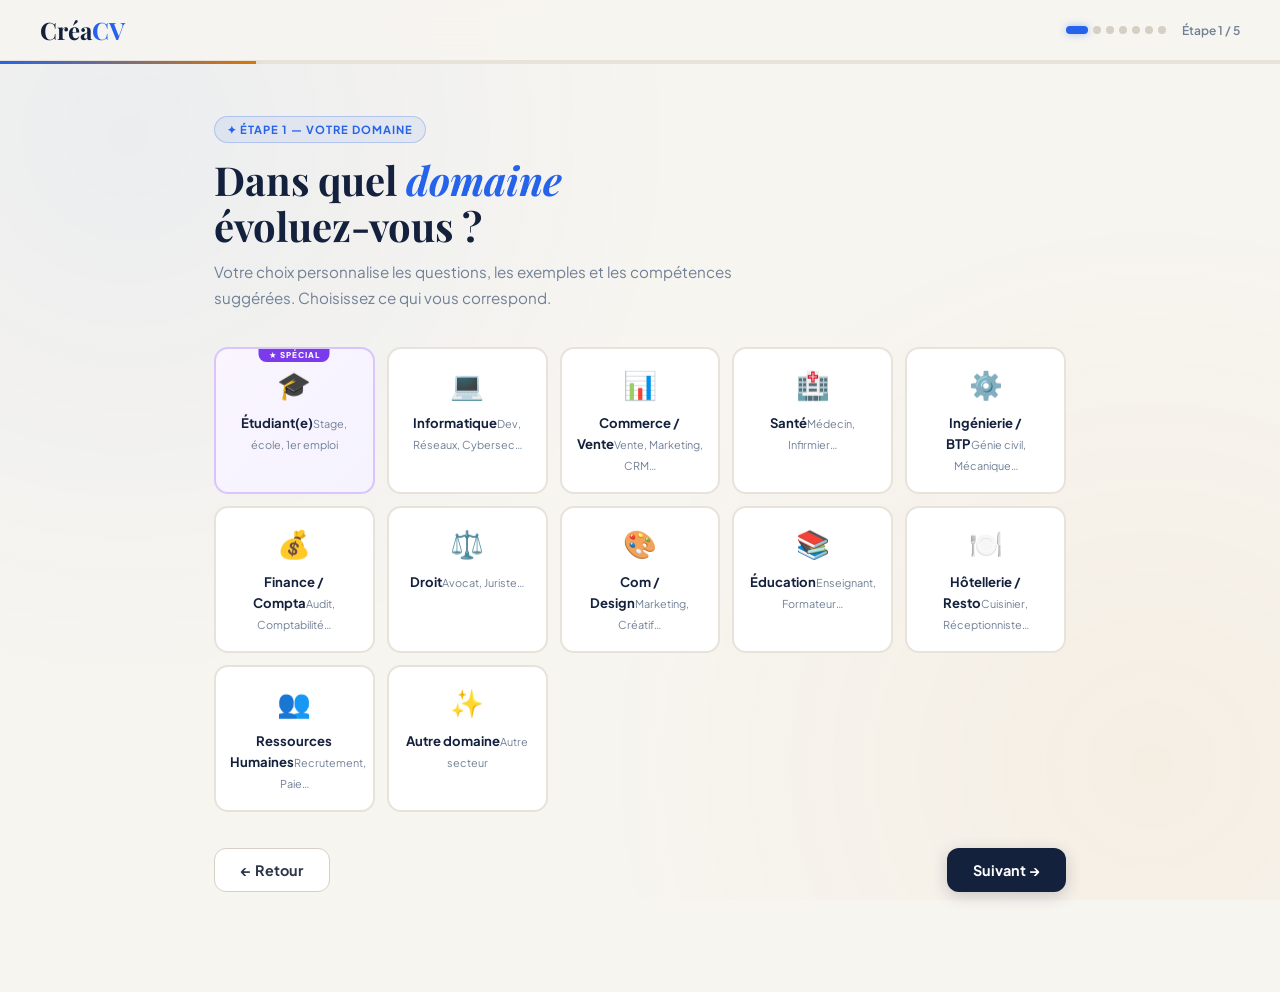
<file: legacy/old_index.html>
<!DOCTYPE html>
<html lang="fr">

<head>
  <meta charset="UTF-8">
  <meta name="viewport" content="width=device-width, initial-scale=1.0">
  <title>CréaCV — Votre CV en quelques minutes</title>
  <link
    href="https://fonts.googleapis.com/css2?family=Plus+Jakarta+Sans:wght@300;400;500;600;700;800&family=Playfair+Display:ital,wght@0,700;1,600&family=DM+Serif+Display:ital@0;1&display=swap"
    rel="stylesheet">
  <!-- Bibliothèques inutilisées supprimées pour éviter les erreurs de blocage -->
  <style>
    /* =============================================
   ROOT VARIABLES
============================================= */
    :root {
      --bg: #f7f5f0;
      --white: #fff;
      --ink: #14213d;
      --ink2: #2d3748;
      --muted: #718096;
      --muted2: #a0aec0;
      --border: #e8e3da;
      --border2: #d5cfc4;
      --accent: #2563eb;
      --al: rgba(37, 99, 235, .08);
      --ab: rgba(37, 99, 235, .25);
      --gold: #d97706;
      --gl: rgba(217, 119, 6, .08);
      --sage: #2d6a4f;
      --sl: rgba(45, 106, 79, .08);
      --stu: #7c3aed;
      --stul: rgba(124, 58, 237, .08);
      --stub: rgba(124, 58, 237, .25);
      --red: #dc2626;
      --rl: rgba(220, 38, 38, .08);
      --r: 16px;
      --rs: 10px;
      --sh: 0 4px 24px rgba(20, 33, 61, .08);
      --shm: 0 8px 40px rgba(20, 33, 61, .12);
      --shl: 0 20px 60px rgba(20, 33, 61, .16);
    }

    *,
    *::before,
    *::after {
      box-sizing: border-box;
      margin: 0;
      padding: 0
    }

    body {
      font-family: 'Plus Jakarta Sans', sans-serif;
      background: var(--bg);
      color: var(--ink);
      min-height: 100vh
    }

    body::before {
      content: '';
      position: fixed;
      inset: 0;
      background: radial-gradient(circle at 10% 15%, rgba(37, 99, 235, .05) 0%, transparent 40%),
        radial-gradient(circle at 90% 85%, rgba(217, 119, 6, .05) 0%, transparent 40%);
      pointer-events: none;
      z-index: 0
    }

    /* =============================================
   HEADER
============================================= */
    header {
      position: sticky;
      top: 0;
      z-index: 200;
      background: rgba(247, 245, 240, .93);
      backdrop-filter: blur(16px);
      border-bottom: 1px solid var(--border);
      padding: 14px 40px;
      display: flex;
      align-items: center;
      justify-content: space-between
    }

    .logo {
      font-family: 'Playfair Display', serif;
      font-size: 1.5rem;
      font-weight: 700;
      color: var(--ink)
    }

    .logo span {
      color: var(--accent)
    }

    .hd-right {
      display: flex;
      align-items: center;
      gap: 16px
    }

    .step-pills {
      display: flex;
      gap: 5px;
      align-items: center
    }

    .sp {
      height: 8px;
      border-radius: 99px;
      background: var(--border2);
      transition: all .35s;
      width: 8px
    }

    .sp.done {
      background: var(--sage)
    }

    .sp.active {
      background: var(--accent);
      width: 22px;
      box-shadow: 0 0 8px rgba(37, 99, 235, .4)
    }

    .step-ctr {
      font-size: .75rem;
      font-weight: 600;
      color: var(--muted)
    }

    /* =============================================
   PROGRESS BAR
============================================= */
    .prog-bar {
      height: 3px;
      background: var(--border);
      position: sticky;
      top: 57px;
      z-index: 199;
      overflow: hidden
    }

    .prog-fill {
      height: 100%;
      background: linear-gradient(90deg, var(--accent), var(--gold));
      transition: width .5s cubic-bezier(.4, 0, .2, 1);
      box-shadow: 0 0 10px rgba(37, 99, 235, .3)
    }

    /* =============================================
   MAIN
============================================= */
    .main {
      position: relative;
      z-index: 1;
      max-width: 900px;
      margin: 0 auto;
      padding: 52px 24px 100px
    }

    /* =============================================
   STEP CARDS
============================================= */
    .step {
      display: none
    }

    .step.active {
      display: block;
      animation: fadeUp .4s ease forwards
    }

    @keyframes fadeUp {
      from {
        opacity: 0;
        transform: translateY(18px)
      }

      to {
        opacity: 1;
        transform: translateY(0)
      }
    }

    .step-badge {
      display: inline-flex;
      align-items: center;
      gap: 6px;
      background: var(--al);
      border: 1px solid var(--ab);
      color: var(--accent);
      font-size: .7rem;
      font-weight: 700;
      text-transform: uppercase;
      letter-spacing: 1px;
      padding: 5px 12px;
      border-radius: 99px;
      margin-bottom: 14px
    }

    .step-title {
      font-family: 'Playfair Display', serif;
      font-size: 2.5rem;
      line-height: 1.15;
      color: var(--ink);
      margin-bottom: 10px
    }

    .step-title em {
      font-style: italic;
      color: var(--accent)
    }

    .step-sub {
      font-size: .95rem;
      color: var(--muted);
      line-height: 1.7;
      max-width: 580px;
      margin-bottom: 36px
    }

    /* tip boxes */
    .tip {
      display: flex;
      gap: 12px;
      align-items: flex-start;
      padding: 14px 16px;
      border-radius: 12px;
      margin-bottom: 24px;
      font-size: .84rem;
      line-height: 1.6
    }

    .tip.blue {
      background: var(--al);
      border: 1px solid var(--ab);
      color: #1d4ed8
    }

    .tip.green {
      background: var(--sl);
      border: 1px solid rgba(45, 106, 79, .25);
      color: var(--sage)
    }

    .tip.gold {
      background: var(--gl);
      border: 1px solid rgba(217, 119, 6, .25);
      color: var(--gold)
    }

    .tip.purple {
      background: var(--stul);
      border: 1px solid var(--stub);
      color: var(--stu)
    }

    .tip .ti {
      font-size: 1.1rem;
      flex-shrink: 0;
      margin-top: 1px
    }

    /* error msg */
    .err {
      display: none;
      align-items: center;
      gap: 10px;
      background: var(--rl);
      border: 1px solid rgba(220, 38, 38, .25);
      color: var(--red);
      border-radius: 10px;
      padding: 12px 16px;
      font-size: .84rem;
      font-weight: 500;
      margin-top: 16px;
      animation: shake .35s ease
    }

    .err.show {
      display: flex
    }

    @keyframes shake {

      0%,
      100% {
        transform: translateX(0)
      }

      20% {
        transform: translateX(-5px)
      }

      60% {
        transform: translateX(5px)
      }
    }

    /* =============================================
   DOMAIN GRID
============================================= */
    .dom-grid {
      display: grid;
      grid-template-columns: repeat(auto-fill, minmax(155px, 1fr));
      gap: 12px;
      margin-bottom: 32px
    }

    .dom-card {
      border: 2px solid var(--border);
      border-radius: 14px;
      padding: 18px 14px;
      cursor: pointer;
      transition: all .25s;
      background: var(--white);
      text-align: center;
      position: relative;
      overflow: hidden
    }

    .dom-card:hover {
      border-color: var(--accent);
      transform: translateY(-3px);
      box-shadow: var(--sh)
    }

    .dom-card.sel {
      border-color: var(--accent);
      background: var(--al)
    }

    .dom-card.sel::after {
      content: '✓';
      position: absolute;
      top: 8px;
      right: 10px;
      font-size: .7rem;
      font-weight: 800;
      color: var(--accent)
    }

    .dom-card.stu-card {
      border: 2px solid var(--stub);
      background: linear-gradient(135deg, #faf5ff, #f5f3ff)
    }

    .dom-card.stu-card::before {
      content: '★ SPÉCIAL';
      position: absolute;
      top: -1px;
      left: 50%;
      transform: translateX(-50%);
      background: var(--stu);
      color: white;
      font-size: .5rem;
      font-weight: 800;
      padding: 2px 10px;
      border-radius: 0 0 8px 8px;
      letter-spacing: 1px
    }

    .dom-card.stu-card:hover {
      border-color: var(--stu);
      box-shadow: 0 4px 20px rgba(124, 58, 237, .15)
    }

    .dom-card.stu-card.sel {
      border-color: var(--stu);
      background: var(--stul)
    }

    .dom-card.stu-card.sel::after {
      color: var(--stu)
    }

    .dom-card .di {
      font-size: 1.7rem;
      display: block;
      margin-bottom: 9px
    }

    .dom-card .dn {
      font-size: .82rem;
      font-weight: 700;
      color: var(--ink)
    }

    .dom-card .dd {
      font-size: .68rem;
      color: var(--muted);
      margin-top: 3px
    }

    /* =============================================
   TEMPLATE GRID — 10 MODELS
============================================= */
    .tpl-grid {
      display: grid;
      grid-template-columns: repeat(2, 1fr);
      gap: 18px;
      margin-bottom: 32px
    }

    @media(max-width:640px) {
      .tpl-grid {
        grid-template-columns: 1fr
      }
    }

    .tpl-card {
      border: 2.5px solid var(--border);
      border-radius: 18px;
      cursor: pointer;
      transition: all .3s;
      overflow: hidden;
      background: var(--white)
    }

    .tpl-card:hover {
      border-color: var(--accent);
      transform: translateY(-4px);
      box-shadow: var(--shl)
    }

    .tpl-card.sel {
      border-color: var(--accent);
      box-shadow: 0 0 0 3px rgba(37, 99, 235, .15)
    }

    .tpl-badge2 {
      position: absolute;
      top: 10px;
      right: 10px;
      background: var(--accent);
      color: white;
      font-size: .6rem;
      font-weight: 800;
      padding: 3px 9px;
      border-radius: 99px;
      opacity: 0;
      transition: opacity .25s;
      z-index: 2
    }

    .tpl-card.sel .tpl-badge2 {
      opacity: 1
    }

    .tpl-preview {
      height: 190px;
      position: relative;
      overflow: hidden
    }

    .tpl-info {
      padding: 13px 16px 16px
    }

    .tpl-name {
      font-size: .92rem;
      font-weight: 800;
      color: var(--ink);
      margin-bottom: 3px
    }

    .tpl-desc {
      font-size: .74rem;
      color: var(--muted);
      line-height: 1.5;
      margin-bottom: 8px
    }

    .tpl-tags {
      display: flex;
      gap: 5px;
      flex-wrap: wrap
    }

    .tt {
      font-size: .6rem;
      padding: 2px 9px;
      border-radius: 99px;
      font-weight: 700;
      text-transform: uppercase;
      letter-spacing: .5px
    }

    .tt-b {
      background: var(--al);
      color: var(--accent)
    }

    .tt-g {
      background: var(--gl);
      color: var(--gold)
    }

    .tt-s {
      background: var(--sl);
      color: var(--sage)
    }

    .tt-p {
      background: var(--stul);
      color: var(--stu)
    }

    /* =============================================
   MINI CV PREVIEWS (10 templates)
============================================= */

    /* T1 – Classique */
    .pv1 {
      background: #fff;
      padding: 10px;
      height: 100%;
      display: flex;
      flex-direction: column;
      gap: 2px
    }

    .pv1 .ph {
      display: flex;
      align-items: center;
      gap: 7px;
      margin-bottom: 7px;
      padding-bottom: 7px;
      border-bottom: 2px solid #14213d
    }

    .pv1 .ph-circle {
      width: 32px;
      height: 32px;
      border-radius: 50%;
      background: linear-gradient(135deg, #2563eb, #7c3aed);
      flex-shrink: 0
    }

    .pv1 .ph-nm {
      width: 65%;
      height: 7px;
      background: #14213d;
      border-radius: 2px;
      margin-bottom: 3px
    }

    .pv1 .ph-rl {
      width: 45%;
      height: 4px;
      background: #a0aec0;
      border-radius: 2px
    }

    .pv1 .p-h {
      width: 38%;
      height: 4px;
      background: #14213d;
      border-radius: 2px;
      margin: 5px 0 3px
    }

    .pv1 .p-l {
      width: 87%;
      height: 3px;
      background: #e8e3da;
      border-radius: 2px;
      margin-bottom: 2px
    }

    .pv1 .p-ls {
      width: 65%;
      height: 3px;
      background: #e8e3da;
      border-radius: 2px;
      margin-bottom: 4px
    }

    /* T2 – Moderne (2 cols) */
    .pv2 {
      height: 100%;
      display: flex
    }

    .pv2 .left {
      width: 34%;
      background: #1e3a8a;
      padding: 9px 7px;
      display: flex;
      flex-direction: column;
      gap: 3px
    }

    .pv2 .l-ph {
      width: 36px;
      height: 36px;
      border-radius: 50%;
      background: linear-gradient(135deg, #60a5fa, #34d399);
      border: 2px solid rgba(255, 255, 255, .3);
      margin: 0 auto 6px
    }

    .pv2 .l-nm {
      width: 80%;
      height: 6px;
      background: rgba(255, 255, 255, .9);
      border-radius: 2px;
      margin: 0 auto
    }

    .pv2 .l-rl {
      width: 55%;
      height: 3px;
      background: rgba(96, 165, 250, .7);
      border-radius: 2px;
      margin: 3px auto 0
    }

    .pv2 .l-li {
      width: 90%;
      height: 3px;
      background: rgba(255, 255, 255, .2);
      border-radius: 2px;
      margin-top: 2px
    }

    .pv2 .right {
      width: 66%;
      background: #fff;
      padding: 9px 8px;
      display: flex;
      flex-direction: column;
      gap: 3px
    }

    .pv2 .r-h {
      width: 55%;
      height: 4px;
      background: #2563eb;
      border-radius: 2px
    }

    .pv2 .r-l {
      width: 90%;
      height: 3px;
      background: #e8e3da;
      border-radius: 2px
    }

    .pv2 .r-ls {
      width: 70%;
      height: 3px;
      background: #e8e3da;
      border-radius: 2px
    }

    /* T3 – Épuré doré */
    .pv3 {
      background: #fff;
      height: 100%;
      border-left: 4px solid #d97706;
      padding: 10px;
      display: flex;
      flex-direction: column;
      gap: 2px
    }

    .pv3 .top {
      display: flex;
      align-items: center;
      gap: 7px;
      margin-bottom: 6px
    }

    .pv3 .sq {
      width: 32px;
      height: 32px;
      border-radius: 6px;
      background: linear-gradient(135deg, #d97706, #dc2626);
      flex-shrink: 0
    }

    .pv3 .nm {
      width: 55%;
      height: 7px;
      background: #111;
      border-radius: 2px;
      margin-bottom: 3px
    }

    .pv3 .rl {
      width: 40%;
      height: 4px;
      background: #d97706;
      border-radius: 2px
    }

    .pv3 .sep {
      height: 1px;
      background: #e5e7eb;
      margin: 4px 0
    }

    .pv3 .sh {
      width: 24%;
      height: 3px;
      background: #d97706;
      border-radius: 2px;
      margin-bottom: 4px
    }

    .pv3 .rw {
      display: flex;
      gap: 7px;
      margin-bottom: 2px
    }

    .pv3 .yr {
      width: 18%;
      height: 3px;
      background: #cbd5e0;
      border-radius: 2px
    }

    .pv3 .tx {
      width: 62%;
      height: 3px;
      background: #e8e3da;
      border-radius: 2px
    }

    /* T4 – Élégant violet */
    .pv4 {
      height: 100%;
      display: flex
    }

    .pv4 .left {
      width: 38%;
      background: #1e1b4b;
      padding: 9px 7px;
      display: flex;
      flex-direction: column;
      gap: 3px
    }

    .pv4 .l-ph {
      width: 40px;
      height: 40px;
      border-radius: 50%;
      background: linear-gradient(135deg, #6366f1, #8b5cf6);
      border: 2px solid rgba(255, 255, 255, .25);
      margin: 0 auto 5px
    }

    .pv4 .l-nm {
      width: 80%;
      height: 6px;
      background: rgba(255, 255, 255, .9);
      border-radius: 2px;
      margin: 0 auto
    }

    .pv4 .l-rl {
      width: 55%;
      height: 3px;
      background: rgba(165, 180, 252, .7);
      border-radius: 2px;
      margin: 3px auto 0
    }

    .pv4 .l-lbl {
      width: 55%;
      height: 3px;
      background: rgba(255, 255, 255, .2);
      border-radius: 2px;
      margin: 7px 0 3px
    }

    .pv4 .l-li {
      width: 85%;
      height: 3px;
      background: rgba(255, 255, 255, .13);
      border-radius: 2px;
      margin-bottom: 2px
    }

    .pv4 .right {
      width: 62%;
      background: #fff;
      padding: 9px 8px;
      display: flex;
      flex-direction: column;
      gap: 3px
    }

    .pv4 .r-ttl {
      width: 65%;
      height: 7px;
      background: #1e1b4b;
      border-radius: 2px;
      margin-bottom: 3px
    }

    .pv4 .r-st {
      height: 3px;
      background: #6366f1;
      border-radius: 2px;
      margin-bottom: 5px
    }

    .pv4 .r-h {
      width: 55%;
      height: 4px;
      background: #1e1b4b;
      border-radius: 2px;
      border-bottom: none
    }

    .pv4 .r-l {
      width: 90%;
      height: 3px;
      background: #e5e7eb;
      border-radius: 2px
    }

    .pv4 .r-ls {
      width: 68%;
      height: 3px;
      background: #e5e7eb;
      border-radius: 2px
    }

    /* T5 – Minimaliste BW */
    .pv5 {
      background: #fff;
      padding: 12px;
      height: 100%;
      display: flex;
      flex-direction: column;
      gap: 3px
    }

    .pv5 .nm {
      font-size: 0;
      width: 60%;
      height: 10px;
      background: #111;
      border-radius: 2px;
      margin-bottom: 2px
    }

    .pv5 .rl {
      width: 42%;
      height: 4px;
      background: #888;
      border-radius: 2px;
      margin-bottom: 6px
    }

    .pv5 .sep {
      height: 2px;
      background: #111;
      margin-bottom: 6px
    }

    .pv5 .row {
      display: flex;
      gap: 12px;
      margin-bottom: 3px
    }

    .pv5 .yr {
      width: 16%;
      height: 3px;
      background: #ccc;
      border-radius: 2px
    }

    .pv5 .tx {
      width: 70%;
      height: 3px;
      background: #e5e7eb;
      border-radius: 2px
    }

    .pv5 .tag {
      display: inline-block;
      height: 6px;
      width: 24%;
      background: #f5f5f5;
      border: 1px solid #ddd;
      border-radius: 2px;
      margin-right: 3px;
      margin-top: 3px
    }

    /* T6 – Corporate bleu nuit */
    .pv6 {
      height: 100%;
      background: #fff;
      display: flex;
      flex-direction: column
    }

    .pv6 .banner {
      height: 38px;
      background: linear-gradient(135deg, #0f172a, #1e40af);
      display: flex;
      align-items: center;
      padding: 0 10px;
      gap: 8px
    }

    .pv6 .b-ph {
      width: 28px;
      height: 28px;
      border-radius: 50%;
      background: linear-gradient(135deg, #60a5fa, #34d399);
      border: 1.5px solid rgba(255, 255, 255, .4);
      flex-shrink: 0
    }

    .pv6 .b-nm {
      width: 45%;
      height: 6px;
      background: rgba(255, 255, 255, .9);
      border-radius: 2px
    }

    .pv6 .b-rl {
      width: 30%;
      height: 3px;
      background: rgba(96, 165, 250, .7);
      border-radius: 2px
    }

    .pv6 .body {
      flex: 1;
      display: flex;
      padding: 7px 8px;
      gap: 7px
    }

    .pv6 .bl {
      width: 38%;
      border-right: 1px solid #f1f5f9;
      padding-right: 7px;
      display: flex;
      flex-direction: column;
      gap: 3px
    }

    .pv6 .bh {
      width: 60%;
      height: 3px;
      background: #1e40af;
      border-radius: 2px;
      margin-bottom: 3px
    }

    .pv6 .bll {
      width: 90%;
      height: 3px;
      background: #f1f5f9;
      border-radius: 2px
    }

    .pv6 .bls {
      width: 70%;
      height: 3px;
      background: #f1f5f9;
      border-radius: 2px
    }

    .pv6 .br {
      flex: 1;
      display: flex;
      flex-direction: column;
      gap: 3px
    }

    .pv6 .chip {
      display: inline-block;
      height: 5px;
      width: 30%;
      background: #dbeafe;
      border-radius: 99px;
      margin-right: 2px;
      margin-bottom: 2px
    }

    /* T7 – Vert nature */
    .pv7 {
      height: 100%;
      display: flex
    }

    .pv7 .left {
      width: 36%;
      background: #1a3c34;
      padding: 9px 7px;
      display: flex;
      flex-direction: column;
      gap: 3px
    }

    .pv7 .l-ph {
      width: 38px;
      height: 38px;
      border-radius: 50%;
      background: linear-gradient(135deg, #34d399, #059669);
      border: 2px solid rgba(255, 255, 255, .25);
      margin: 0 auto 5px
    }

    .pv7 .l-nm {
      width: 80%;
      height: 6px;
      background: rgba(255, 255, 255, .9);
      border-radius: 2px;
      margin: 0 auto
    }

    .pv7 .l-rl {
      width: 55%;
      height: 3px;
      background: rgba(52, 211, 153, .7);
      border-radius: 2px;
      margin: 3px auto 0
    }

    .pv7 .l-li {
      width: 85%;
      height: 3px;
      background: rgba(255, 255, 255, .15);
      border-radius: 2px;
      margin-top: 2px
    }

    .pv7 .right {
      width: 64%;
      background: #fff;
      padding: 9px 8px;
      display: flex;
      flex-direction: column;
      gap: 3px
    }

    .pv7 .r-h {
      width: 55%;
      height: 4px;
      background: #059669;
      border-radius: 2px
    }

    .pv7 .r-l {
      width: 90%;
      height: 3px;
      background: #e8e3da;
      border-radius: 2px
    }

    .pv7 .r-ls {
      width: 68%;
      height: 3px;
      background: #e8e3da;
      border-radius: 2px
    }

    /* T8 – Rose/Nude (créatif) */
    .pv8 {
      height: 100%;
      background: #fff3f0;
      padding: 10px;
      display: flex;
      flex-direction: column;
      gap: 3px
    }

    .pv8 .top {
      display: flex;
      align-items: center;
      gap: 8px;
      margin-bottom: 8px;
      background: #e07a6a;
      padding: 8px;
      border-radius: 8px
    }

    .pv8 .t-ph {
      width: 34px;
      height: 34px;
      border-radius: 50%;
      background: #fff;
      opacity: .9;
      flex-shrink: 0
    }

    .pv8 .t-nm {
      width: 50%;
      height: 6px;
      background: rgba(255, 255, 255, .9);
      border-radius: 2px;
      margin-bottom: 3px
    }

    .pv8 .t-rl {
      width: 35%;
      height: 3px;
      background: rgba(255, 255, 255, .6);
      border-radius: 2px
    }

    .pv8 .p-h {
      width: 30%;
      height: 3px;
      background: #e07a6a;
      border-radius: 2px;
      margin: 4px 0 3px
    }

    .pv8 .p-l {
      width: 90%;
      height: 3px;
      background: #f4c5be;
      border-radius: 2px;
      margin-bottom: 2px
    }

    .pv8 .p-ls {
      width: 65%;
      height: 3px;
      background: #f4c5be;
      border-radius: 2px;
      margin-bottom: 5px
    }

    /* T9 – Sombre (Tech) */
    .pv9 {
      height: 100%;
      background: #0f172a;
      padding: 10px;
      display: flex;
      flex-direction: column;
      gap: 3px
    }

    .pv9 .top {
      display: flex;
      align-items: center;
      gap: 8px;
      margin-bottom: 8px;
      padding-bottom: 7px;
      border-bottom: 1px solid rgba(255, 255, 255, .1)
    }

    .pv9 .t-ph {
      width: 34px;
      height: 34px;
      border-radius: 50%;
      background: linear-gradient(135deg, #6366f1, #8b5cf6);
      flex-shrink: 0
    }

    .pv9 .t-nm {
      width: 55%;
      height: 6px;
      background: rgba(255, 255, 255, .9);
      border-radius: 2px;
      margin-bottom: 3px
    }

    .pv9 .t-rl {
      width: 40%;
      height: 3px;
      background: rgba(99, 102, 241, .7);
      border-radius: 2px
    }

    .pv9 .p-h {
      width: 30%;
      height: 3px;
      background: #6366f1;
      border-radius: 2px;
      margin: 5px 0 3px
    }

    .pv9 .p-l {
      width: 90%;
      height: 3px;
      background: rgba(255, 255, 255, .08);
      border-radius: 2px;
      margin-bottom: 2px
    }

    .pv9 .p-ls {
      width: 65%;
      height: 3px;
      background: rgba(255, 255, 255, .05);
      border-radius: 2px;
      margin-bottom: 5px
    }

    .pv9 .chip {
      display: inline-block;
      height: 5px;
      width: 24%;
      background: rgba(99, 102, 241, .25);
      border-radius: 3px;
      margin-right: 3px;
      margin-top: 4px
    }

    /* T10 – Magazine (créatif asymétrique) */
    .pv10 {
      height: 100%;
      background: #fff;
      display: flex;
      flex-direction: column
    }

    .pv10 .top-band {
      height: 50px;
      background: #111;
      display: flex;
      align-items: flex-end;
      padding: 0 10px 8px;
      gap: 8px
    }

    .pv10 .tp-ph {
      width: 36px;
      height: 36px;
      border-radius: 4px;
      background: linear-gradient(135deg, #f59e0b, #ef4444);
      flex-shrink: 0
    }

    .pv10 .tp-nm {
      width: 55%;
      height: 8px;
      background: #fff;
      border-radius: 2px;
      margin-bottom: 3px
    }

    .pv10 .tp-rl {
      width: 40%;
      height: 3px;
      background: #f59e0b;
      border-radius: 2px
    }

    .pv10 .body {
      flex: 1;
      display: grid;
      grid-template-columns: 1fr 1fr;
      gap: 0
    }

    .pv10 .bl {
      padding: 7px 8px;
      border-right: 3px solid #f59e0b;
      display: flex;
      flex-direction: column;
      gap: 3px
    }

    .pv10 .br {
      padding: 7px 8px;
      display: flex;
      flex-direction: column;
      gap: 3px
    }

    .pv10 .bl-h {
      width: 55%;
      height: 3px;
      background: #f59e0b;
      border-radius: 2px;
      margin-bottom: 4px
    }

    .pv10 .bl-l {
      width: 90%;
      height: 3px;
      background: #e5e7eb;
      border-radius: 2px
    }

    .pv10 .bl-ls {
      width: 70%;
      height: 3px;
      background: #e5e7eb;
      border-radius: 2px
    }

    /* =============================================
   FORM ELEMENTS
============================================= */
    .form-card {
      background: var(--white);
      border: 1px solid var(--border);
      border-radius: var(--r);
      padding: 26px 26px 22px;
      margin-bottom: 16px;
      box-shadow: 0 1px 6px rgba(20, 33, 61, .04);
      transition: border-color .2s
    }

    .form-card:focus-within {
      border-color: var(--border2)
    }

    .fc-title {
      display: flex;
      align-items: center;
      gap: 10px;
      font-size: .95rem;
      font-weight: 700;
      color: var(--ink);
      margin-bottom: 20px
    }

    .fc-ico {
      width: 32px;
      height: 32px;
      border-radius: 8px;
      background: var(--al);
      display: flex;
      align-items: center;
      justify-content: center;
      font-size: 1rem;
      flex-shrink: 0
    }

    .opt {
      font-size: .62rem;
      color: var(--muted);
      background: var(--border);
      padding: 2px 8px;
      border-radius: 99px;
      font-weight: 500
    }

    .fg {
      display: grid;
      grid-template-columns: 1fr 1fr;
      gap: 14px;
      margin-bottom: 14px
    }

    .f1 {
      grid-template-columns: 1fr !important
    }

    .f3 {
      grid-template-columns: 1fr 1fr 1fr !important
    }

    @media(max-width:560px) {

      .fg,
      .f3 {
        grid-template-columns: 1fr
      }
    }

    .field {
      display: flex;
      flex-direction: column;
      gap: 5px
    }

    .field label {
      font-size: .78rem;
      font-weight: 700;
      color: var(--ink2)
    }

    .field .hint {
      font-size: .7rem;
      color: var(--muted);
      font-style: italic
    }

    .field input,
    .field select,
    .field textarea {
      font-family: 'Plus Jakarta Sans', sans-serif;
      font-size: .88rem;
      padding: 10px 13px;
      border: 1.5px solid var(--border);
      border-radius: var(--rs);
      color: var(--ink);
      background: var(--bg);
      outline: none;
      transition: border-color .2s, box-shadow .2s, background .2s
    }

    .field input::placeholder,
    .field textarea::placeholder {
      color: var(--muted2)
    }

    .field input:focus,
    .field select:focus,
    .field textarea:focus {
      border-color: var(--accent);
      box-shadow: 0 0 0 3px rgba(37, 99, 235, .1);
      background: white
    }

    .field select {
      cursor: pointer
    }

    .field textarea {
      resize: vertical;
      min-height: 80px;
      line-height: 1.6
    }

    .date-trio {
      display: grid;
      grid-template-columns: 2fr 3fr 3fr;
      gap: 8px
    }

    .date-duo {
      display: grid;
      grid-template-columns: 1fr 1fr;
      gap: 8px
    }

    /* Photo */
    .photo-zone {
      display: flex;
      align-items: center;
      gap: 20px;
      margin-bottom: 18px;
      flex-wrap: wrap
    }

    #photoPreview {
      width: 88px;
      height: 88px;
      border-radius: 50%;
      border: 2.5px dashed var(--border2);
      display: flex;
      align-items: center;
      justify-content: center;
      font-size: 1.8rem;
      background: var(--bg);
      overflow: hidden;
      cursor: pointer;
      flex-shrink: 0;
      transition: all .2s
    }

    #photoPreview:hover {
      border-color: var(--accent);
      box-shadow: 0 0 0 3px rgba(37, 99, 235, .08)
    }

    #photoPreview img {
      width: 100%;
      height: 100%;
      object-fit: cover
    }

    #photoInput {
      display: none
    }

    .photo-btn {
      display: inline-flex;
      align-items: center;
      gap: 8px;
      padding: 9px 16px;
      border-radius: 10px;
      border: 1.5px solid var(--border2);
      background: white;
      color: var(--ink2);
      font-family: 'Plus Jakarta Sans', sans-serif;
      font-size: .82rem;
      font-weight: 600;
      cursor: pointer;
      transition: all .2s
    }

    .photo-btn:hover {
      border-color: var(--accent);
      color: var(--accent)
    }

    /* Repeat blocks */
    .rep-block {
      border: 1.5px dashed var(--border2);
      border-radius: 14px;
      padding: 20px;
      margin-bottom: 12px;
      position: relative;
      background: rgba(247, 245, 240, .5);
      transition: border-color .2s
    }

    .rep-block:hover {
      border-color: rgba(37, 99, 235, .3)
    }

    .rep-num {
      font-size: .7rem;
      font-weight: 700;
      color: var(--muted);
      text-transform: uppercase;
      letter-spacing: 1px;
      margin-bottom: 14px
    }

    .rem-btn {
      position: absolute;
      top: 14px;
      right: 14px;
      background: none;
      border: none;
      color: var(--muted2);
      cursor: pointer;
      font-size: .9rem;
      width: 26px;
      height: 26px;
      border-radius: 6px;
      display: flex;
      align-items: center;
      justify-content: center;
      transition: all .2s
    }

    .rem-btn:hover {
      color: var(--red);
      background: var(--rl)
    }

    .add-btn {
      width: 100%;
      padding: 11px;
      margin-top: 8px;
      display: flex;
      align-items: center;
      justify-content: center;
      gap: 8px;
      border: 1.5px dashed var(--border2);
      border-radius: 10px;
      background: none;
      color: var(--muted);
      font-family: 'Plus Jakarta Sans', sans-serif;
      font-size: .84rem;
      font-weight: 500;
      cursor: pointer;
      transition: all .2s
    }

    .add-btn:hover {
      border-color: var(--accent);
      color: var(--accent);
      background: var(--al)
    }

    .skip-row {
      display: flex;
      align-items: center;
      gap: 10px;
      margin-top: 14px;
      padding: 10px 14px;
      background: var(--bg);
      border-radius: 10px;
      border: 1px solid var(--border)
    }

    .skip-row input[type=checkbox] {
      accent-color: var(--accent);
      width: 15px;
      height: 15px;
      cursor: pointer
    }

    .skip-row label {
      font-size: .82rem;
      color: var(--muted);
      cursor: pointer
    }

    /* Skills */
    .skill-cloud {
      display: flex;
      flex-wrap: wrap;
      gap: 8px;
      margin-bottom: 12px
    }

    .sk-tag {
      padding: 6px 13px;
      border: 1.5px solid var(--border);
      border-radius: 99px;
      font-size: .79rem;
      background: white;
      cursor: pointer;
      transition: all .2s;
      color: var(--ink2);
      display: inline-flex;
      align-items: center;
      gap: 5px
    }

    .sk-tag:hover {
      border-color: rgba(37, 99, 235, .4)
    }

    .sk-tag.on {
      border-color: var(--accent);
      background: var(--al);
      color: var(--accent);
      font-weight: 600
    }

    /* Languages */
    .lang-row {
      display: flex;
      align-items: center;
      gap: 10px;
      margin-bottom: 10px;
      flex-wrap: wrap
    }

    .lang-row input {
      font-family: 'Plus Jakarta Sans', sans-serif;
      font-size: .86rem;
      padding: 9px 12px;
      border: 1.5px solid var(--border);
      border-radius: 9px;
      color: var(--ink);
      background: var(--bg);
      outline: none;
      flex: 1;
      min-width: 120px;
      transition: border-color .2s
    }

    .lang-row input:focus {
      border-color: var(--accent);
      background: white
    }

    .lang-levels {
      display: flex;
      gap: 5px;
      flex-wrap: wrap
    }

    .ll {
      padding: 4px 9px;
      border: 1.5px solid var(--border);
      border-radius: 6px;
      font-size: .68rem;
      font-weight: 600;
      cursor: pointer;
      transition: all .2s;
      color: var(--muted)
    }

    .ll:hover {
      border-color: var(--sage);
      color: var(--sage)
    }

    .ll.on {
      border-color: var(--sage);
      background: var(--sl);
      color: var(--sage)
    }

    /* =============================================
   NAV BUTTONS
============================================= */
    .nav {
      display: flex;
      justify-content: space-between;
      margin-top: 36px;
      gap: 12px
    }

    .btn {
      font-family: 'Plus Jakarta Sans', sans-serif;
      font-size: .9rem;
      font-weight: 700;
      padding: 12px 26px;
      border-radius: 12px;
      border: none;
      cursor: pointer;
      transition: all .25s;
      display: inline-flex;
      align-items: center;
      gap: 8px
    }

    .btn-back {
      background: white;
      color: var(--ink2);
      border: 1.5px solid var(--border2)
    }

    .btn-back:hover {
      border-color: var(--ink2)
    }

    .btn-next {
      background: var(--ink);
      color: white;
      margin-left: auto;
      box-shadow: 0 4px 16px rgba(20, 33, 61, .2)
    }

    .btn-next:hover {
      background: var(--ink2);
      transform: translateY(-1px);
      box-shadow: 0 8px 24px rgba(20, 33, 61, .28)
    }

    .btn-gen {
      background: linear-gradient(135deg, #d97706, #b45309);
      color: white;
      margin-left: auto;
      box-shadow: 0 4px 16px rgba(217, 119, 6, .3)
    }

    .btn-gen:hover {
      transform: translateY(-2px);
      box-shadow: 0 8px 28px rgba(217, 119, 6, .4)
    }

    .btn-pdf {
      background: linear-gradient(135deg, var(--sage), #1a4534);
      color: white;
      box-shadow: 0 4px 14px rgba(45, 106, 79, .25)
    }

    .btn-pdf:hover {
      transform: translateY(-1px);
      box-shadow: 0 6px 22px rgba(45, 106, 79, .35)
    }

    .btn-print {
      background: white;
      color: var(--ink2);
      border: 1.5px solid var(--border2)
    }

    .btn-edit {
      background: var(--al);
      color: var(--accent);
      border: 1.5px solid var(--ab)
    }

    /* =============================================
   PREVIEW
============================================= */
    .preview-area {
      background: #e8e4dc;
      border-radius: 20px;
      padding: 20px;
      margin-bottom: 24px;
      box-shadow: inset 0 2px 8px rgba(0, 0, 0, .08)
    }

    #cv-out {
      background: white;
      border-radius: 10px;
      box-shadow: var(--shl);
      overflow: hidden;
      transform-origin: top left
    }

    .dl-row {
      display: flex;
      gap: 12px;
      flex-wrap: wrap
    }

    /* =============================================
   LOADING & TOAST
============================================= */
    .loading {
      position: fixed;
      inset: 0;
      background: rgba(247, 245, 240, .9);
      backdrop-filter: blur(8px);
      display: none;
      align-items: center;
      justify-content: center;
      flex-direction: column;
      gap: 18px;
      z-index: 9999
    }

    .loading.show {
      display: flex
    }

    .spinner {
      width: 44px;
      height: 44px;
      border: 3px solid var(--border2);
      border-top-color: var(--accent);
      border-radius: 50%;
      animation: spin .75s linear infinite
    }

    @keyframes spin {
      to {
        transform: rotate(360deg)
      }
    }

    .toast {
      position: fixed;
      bottom: 24px;
      right: 24px;
      background: var(--ink);
      color: white;
      padding: 12px 20px;
      border-radius: 12px;
      font-size: .84rem;
      font-weight: 500;
      box-shadow: var(--shm);
      transform: translateY(80px);
      opacity: 0;
      transition: all .35s cubic-bezier(.4, 0, .2, 1);
      z-index: 9998
    }

    .toast.show {
      transform: translateY(0);
      opacity: 1
    }

    /* =============================================
   10 CV TEMPLATE STYLES
============================================= */
    /* common resets */
    .cv-wrap {
      font-family: 'Plus Jakarta Sans', 'Helvetica Neue', sans-serif;
      font-size: 13px;
      line-height: 1.6;
      color: #111
    }

    /* Prevent items from being cut across pages */
    .cv-wrap .item {
      page-break-inside: avoid;
      break-inside: avoid
    }

    .cv-wrap h2 {
      page-break-after: avoid;
      break-after: avoid
    }

    .cv-wrap .section {
      page-break-inside: avoid;
      break-inside: avoid
    }

    /* --- T1: CLASSIQUE --- */
    .cv-t1 {
      padding: 48px;
      font-family: Georgia, 'Times New Roman', serif
    }

    .cv-t1 .top {
      display: flex;
      align-items: center;
      gap: 18px;
      padding-bottom: 18px;
      margin-bottom: 18px;
      border-bottom: 2.5px solid #14213d
    }

    .cv-t1 .photo {
      width: 76px;
      height: 76px;
      border-radius: 50%;
      object-fit: cover;
      flex-shrink: 0;
      background: linear-gradient(135deg, #2563eb, #7c3aed);
      display: flex;
      align-items: center;
      justify-content: center;
      font-size: 2rem
    }

    .cv-t1 .name {
      font-size: 24px;
      font-weight: bold;
      letter-spacing: 1px;
      color: #14213d
    }

    .cv-t1 .role {
      font-size: 13px;
      color: #4a5568;
      margin-top: 3px
    }

    .cv-t1 .contacts {
      display: flex;
      flex-wrap: wrap;
      gap: 12px;
      margin-top: 8px;
      font-size: 11.5px;
      color: #4a5568
    }

    .cv-t1 h2 {
      font-size: 11.5px;
      font-weight: bold;
      text-transform: uppercase;
      letter-spacing: 2px;
      color: #14213d;
      border-bottom: 1px solid #e2e8f0;
      padding-bottom: 3px;
      margin: 16px 0 10px
    }

    .cv-t1 .item {
      margin-bottom: 12px
    }

    .cv-t1 .ihead {
      display: flex;
      justify-content: space-between;
      font-weight: bold;
      font-size: 13px
    }

    .cv-t1 .isub {
      font-style: italic;
      font-size: 12px;
      color: #4a5568;
      margin-top: 2px
    }

    .cv-t1 .idesc {
      font-size: 12px;
      color: #4a5568;
      margin-top: 4px;
      line-height: 1.6
    }

    .cv-t1 .profile {
      font-size: 12.5px;
      color: #4a5568;
      line-height: 1.7
    }

    .cv-t1 .skills {
      display: flex;
      flex-wrap: wrap;
      gap: 6px
    }

    .cv-t1 .sk {
      background: #f7f5f0;
      border: 1px solid #e2e8f0;
      padding: 3px 10px;
      border-radius: 3px;
      font-size: 11.5px;
      font-family: Georgia, serif
    }

    .cv-t1 .langs {
      display: flex;
      flex-wrap: wrap;
      gap: 12px
    }

    .cv-t1 .lang {
      font-size: 12px;
      color: #4a5568
    }

    .cv-t1 .website-badge {
      display: inline-flex;
      align-items: center;
      gap: 5px;
      background: #eff6ff;
      border: 1px solid #bfdbfe;
      border-radius: 5px;
      padding: 3px 10px;
      font-size: 11px;
      color: #1d4ed8;
      margin-top: 4px
    }

    /* --- T2: MODERNE 2 COLS --- */
    .cv-t2 {
      display: flex;
      min-height: 0
    }

    .cv-t2 .sidebar {
      width: 34%;
      background: #1e3a8a;
      color: white;
      padding: 36px 20px
    }

    .cv-t2 .main {
      width: 66%;
      background: white;
      padding: 40px 28px
    }

    .cv-t2 .photo {
      width: 76px;
      height: 76px;
      border-radius: 50%;
      border: 3px solid rgba(255, 255, 255, .3);
      object-fit: cover;
      display: block;
      margin: 0 auto 10px;
      background: linear-gradient(135deg, #60a5fa, #34d399);
      display: flex;
      align-items: center;
      justify-content: center;
      font-size: 2rem
    }

    .cv-t2 .s-name {
      font-size: 15px;
      font-weight: 800;
      color: white;
      text-align: center;
      word-break: break-word
    }

    .cv-t2 .s-role {
      font-size: 10.5px;
      color: #93c5fd;
      text-align: center;
      margin-top: 4px;
      font-weight: 500
    }

    .cv-t2 .s-sep {
      height: 1px;
      background: rgba(255, 255, 255, .12);
      margin: 16px 0
    }

    .cv-t2 .s-lbl {
      font-size: 9px;
      font-weight: 800;
      text-transform: uppercase;
      letter-spacing: 2px;
      color: rgba(255, 255, 255, .4);
      margin: 14px 0 7px
    }

    .cv-t2 .s-ci {
      font-size: 10.5px;
      color: rgba(255, 255, 255, .8);
      margin-bottom: 4px;
      word-break: break-all;
      display: flex;
      align-items: flex-start;
      gap: 6px
    }

    .cv-t2 .s-dot {
      width: 4px;
      height: 4px;
      border-radius: 50%;
      background: #60a5fa;
      flex-shrink: 0;
      margin-top: 4px
    }

    .cv-t2 .s-sk {
      display: inline-block;
      font-size: 10px;
      background: rgba(255, 255, 255, .12);
      color: rgba(255, 255, 255, .9);
      padding: 2px 9px;
      border-radius: 3px;
      margin: 2px 2px 2px 0
    }

    .cv-t2 .s-lang {
      display: flex;
      justify-content: space-between;
      font-size: 10.5px;
      margin-bottom: 4px;
      color: rgba(255, 255, 255, .8)
    }

    .cv-t2 .s-lang-lv {
      color: rgba(255, 255, 255, .4);
      font-size: 9.5px
    }

    .cv-t2 .m-name {
      font-size: 26px;
      font-weight: 800;
      color: #1e3a8a;
      line-height: 1.1
    }

    .cv-t2 .m-role {
      font-size: 12.5px;
      color: #2563eb;
      font-weight: 600;
      margin-top: 3px;
      margin-bottom: 18px
    }

    .cv-t2 .m-profile {
      font-size: 12px;
      color: #475569;
      line-height: 1.7;
      padding: 12px 14px;
      background: #eff6ff;
      border-radius: 8px;
      border-left: 3px solid #2563eb;
      margin-bottom: 22px
    }

    .cv-t2 h2 {
      font-size: 10px;
      font-weight: 800;
      text-transform: uppercase;
      letter-spacing: 2px;
      color: #1e3a8a;
      border-bottom: 2px solid #1e3a8a;
      padding-bottom: 4px;
      margin: 0 0 12px
    }

    .cv-t2 .section {
      margin-bottom: 20px
    }

    .cv-t2 .item {
      margin-bottom: 12px;
      padding-bottom: 10px;
      border-bottom: 1px solid #f1f5f9
    }

    .cv-t2 .item:last-child {
      border-bottom: none
    }

    .cv-t2 .ihead {
      display: flex;
      justify-content: space-between;
      align-items: baseline
    }

    .cv-t2 .ititle {
      font-size: 13px;
      font-weight: 700;
      color: #0f172a
    }

    .cv-t2 .idate {
      font-size: 10px;
      color: #94a3b8;
      background: #f8fafc;
      padding: 2px 7px;
      border-radius: 4px
    }

    .cv-t2 .iorg {
      font-size: 11px;
      color: #2563eb;
      font-weight: 600;
      margin: 2px 0
    }

    .cv-t2 .idesc {
      font-size: 11.5px;
      color: #475569;
      margin-top: 4px;
      line-height: 1.6
    }

    .cv-t2 .site-link {
      display: inline-flex;
      align-items: center;
      gap: 5px;
      background: #eff6ff;
      border: 1px solid #bfdbfe;
      border-radius: 4px;
      padding: 2px 8px;
      font-size: 10.5px;
      color: #1d4ed8;
      margin-top: 3px
    }

    /* --- T3: ÉPURÉ DORÉ --- */
    .cv-t3 {
      padding: 52px 54px;
      min-height: 0;
      border-top: 5px solid #d97706
    }

    .cv-t3 .top {
      display: flex;
      align-items: center;
      gap: 18px;
      margin-bottom: 4px
    }

    .cv-t3 .photo {
      width: 72px;
      height: 72px;
      border-radius: 8px;
      object-fit: cover;
      flex-shrink: 0;
      background: linear-gradient(135deg, #d97706, #dc2626);
      display: flex;
      align-items: center;
      justify-content: center;
      font-size: 2rem
    }

    .cv-t3 .name {
      font-size: 28px;
      font-weight: 800;
      letter-spacing: -.5px;
      color: #111;
      line-height: 1
    }

    .cv-t3 .role {
      font-size: 12.5px;
      color: #d97706;
      font-weight: 600;
      text-transform: uppercase;
      letter-spacing: 1.5px;
      margin-top: 5px
    }

    .cv-t3 .contacts {
      display: flex;
      flex-wrap: wrap;
      gap: 14px;
      font-size: 11px;
      color: #888;
      margin: 12px 0;
      padding: 12px 0;
      border-top: 1px solid #e5e7eb;
      border-bottom: 1px solid #e5e7eb
    }

    .cv-t3 .profile {
      font-size: 12.5px;
      color: #555;
      line-height: 1.7;
      margin-bottom: 20px
    }

    .cv-t3 h2 {
      font-size: 9px;
      font-weight: 800;
      text-transform: uppercase;
      letter-spacing: 3px;
      color: #d97706;
      margin: 20px 0 10px
    }

    .cv-t3 .item {
      display: grid;
      grid-template-columns: 105px 1fr;
      gap: 0 16px;
      margin-bottom: 12px;
      padding-bottom: 10px;
      border-bottom: 1px solid #f5f5f0
    }

    .cv-t3 .item:last-child {
      border-bottom: none
    }

    .cv-t3 .idate {
      font-size: 10px;
      color: #aaa;
      padding-top: 2px
    }

    .cv-t3 .ititle {
      font-size: 13px;
      font-weight: 700;
      color: #111
    }

    .cv-t3 .iorg {
      font-size: 11px;
      color: #d97706;
      font-weight: 600
    }

    .cv-t3 .idesc {
      font-size: 11.5px;
      color: #555;
      margin-top: 3px;
      line-height: 1.6
    }

    .cv-t3 .skills {
      display: flex;
      flex-wrap: wrap;
      gap: 7px
    }

    .cv-t3 .sk {
      font-size: 11px;
      padding: 3px 12px;
      border: 1.5px solid #e5e7eb;
      border-radius: 4px;
      color: #444
    }

    .cv-t3 .langs {
      display: flex;
      flex-wrap: wrap;
      gap: 12px
    }

    .cv-t3 .lang {
      font-size: 11.5px;
      color: #555
    }

    .cv-t3 .lang strong {
      color: #d97706
    }

    .cv-t3 .site-link {
      display: inline-flex;
      align-items: center;
      gap: 5px;
      border: 1px solid #fcd34d;
      background: #fffbeb;
      border-radius: 4px;
      padding: 2px 9px;
      font-size: 10.5px;
      color: #92400e;
      margin-top: 3px
    }

    /* --- T4: ÉLÉGANT VIOLET --- */
    .cv-t4 {
      display: flex;
      min-height: 0
    }

    .cv-t4 .sidebar {
      width: 36%;
      background: #1e1b4b;
      color: white;
      padding: 36px 22px
    }

    .cv-t4 .main {
      width: 64%;
      background: white;
      padding: 40px 28px
    }

    .cv-t4 .photo {
      width: 76px;
      height: 76px;
      border-radius: 50%;
      border: 3px solid rgba(255, 255, 255, .25);
      object-fit: cover;
      display: block;
      margin: 0 auto 10px;
      background: linear-gradient(135deg, #6366f1, #8b5cf6);
      display: flex;
      align-items: center;
      justify-content: center;
      font-size: 2rem
    }

    .cv-t4 .s-name {
      font-size: 15px;
      font-weight: 800;
      color: white;
      text-align: center;
      word-break: break-word
    }

    .cv-t4 .s-role {
      font-size: 10.5px;
      color: rgba(165, 180, 252, .85);
      text-align: center;
      margin-top: 4px
    }

    .cv-t4 .s-sep {
      height: 1px;
      background: rgba(255, 255, 255, .1);
      margin: 16px 0
    }

    .cv-t4 .s-lbl {
      font-size: 9px;
      font-weight: 800;
      text-transform: uppercase;
      letter-spacing: 2px;
      color: rgba(255, 255, 255, .35);
      margin: 14px 0 7px
    }

    .cv-t4 .s-ci {
      font-size: 10.5px;
      color: rgba(255, 255, 255, .8);
      margin-bottom: 4px;
      word-break: break-all;
      display: flex;
      gap: 6px
    }

    .cv-t4 .s-dot {
      width: 4px;
      height: 4px;
      border-radius: 50%;
      background: #818cf8;
      flex-shrink: 0;
      margin-top: 4px
    }

    .cv-t4 .s-sk {
      display: inline-block;
      font-size: 10px;
      background: rgba(99, 102, 241, .25);
      color: rgba(255, 255, 255, .85);
      padding: 2px 9px;
      border-radius: 3px;
      margin: 2px 2px 2px 0
    }

    .cv-t4 .s-lang {
      display: flex;
      justify-content: space-between;
      font-size: 10.5px;
      margin-bottom: 4px;
      color: rgba(255, 255, 255, .8)
    }

    .cv-t4 .s-lang-lv {
      color: rgba(255, 255, 255, .35);
      font-size: 9.5px
    }

    .cv-t4 .m-name {
      font-size: 25px;
      font-weight: 800;
      color: #1e1b4b;
      line-height: 1.1
    }

    .cv-t4 .m-role {
      font-size: 12px;
      color: #6366f1;
      font-weight: 600;
      margin-top: 3px;
      margin-bottom: 6px
    }

    .cv-t4 .m-profile {
      font-size: 12px;
      color: #555;
      line-height: 1.7;
      border-left: 3px solid #6366f1;
      padding-left: 12px;
      margin-bottom: 22px
    }

    .cv-t4 h2 {
      font-size: 10.5px;
      font-weight: 800;
      text-transform: uppercase;
      letter-spacing: 2px;
      color: #1e1b4b;
      margin-bottom: 12px;
      display: flex;
      align-items: center;
      gap: 7px
    }

    .cv-t4 h2::after {
      content: '';
      flex: 1;
      height: 1px;
      background: #e5e7eb
    }

    .cv-t4 .section {
      margin-bottom: 20px
    }

    .cv-t4 .item {
      margin-bottom: 12px;
      padding-bottom: 10px;
      border-bottom: 1px solid #f0f0fb
    }

    .cv-t4 .item:last-child {
      border-bottom: none
    }

    .cv-t4 .ihead {
      display: flex;
      justify-content: space-between;
      align-items: flex-start
    }

    .cv-t4 .ititle {
      font-size: 13px;
      font-weight: 700;
      color: #1e1b4b
    }

    .cv-t4 .idate {
      font-size: 10px;
      color: #9ca3af;
      white-space: nowrap;
      margin-left: 8px
    }

    .cv-t4 .iorg {
      font-size: 11px;
      color: #6366f1;
      font-weight: 600;
      margin: 2px 0
    }

    .cv-t4 .idesc {
      font-size: 11.5px;
      color: #555;
      margin-top: 4px;
      line-height: 1.6
    }

    .cv-t4 .stag {
      font-size: 10.5px;
      padding: 2px 10px;
      border-radius: 4px;
      background: #f0f0fb;
      color: #4338ca;
      font-weight: 500
    }

    /* --- T5: MINIMALISTE BW --- */
    .cv-t5 {
      padding: 50px 52px;
      min-height: 0
    }

    .cv-t5 .top {
      margin-bottom: 18px;
      padding-bottom: 16px;
      border-bottom: 2px solid #111
    }

    .cv-t5 .photo-row {
      display: flex;
      align-items: center;
      gap: 16px;
      margin-bottom: 8px
    }

    .cv-t5 .photo {
      width: 68px;
      height: 68px;
      border-radius: 50%;
      object-fit: cover;
      flex-shrink: 0;
      background: #888;
      display: flex;
      align-items: center;
      justify-content: center;
      font-size: 1.8rem
    }

    .cv-t5 .name {
      font-size: 30px;
      font-weight: 800;
      letter-spacing: -1px;
      color: #111;
      line-height: 1
    }

    .cv-t5 .role {
      font-size: 12.5px;
      color: #555;
      text-transform: uppercase;
      letter-spacing: 2px;
      margin-top: 4px
    }

    .cv-t5 .contacts {
      display: flex;
      flex-wrap: wrap;
      gap: 14px;
      font-size: 11px;
      color: #777;
      margin-top: 10px
    }

    .cv-t5 .profile {
      font-size: 12.5px;
      color: #444;
      line-height: 1.7;
      margin-bottom: 20px
    }

    .cv-t5 h2 {
      font-size: 9px;
      font-weight: 800;
      text-transform: uppercase;
      letter-spacing: 3px;
      color: #111;
      border-left: 3px solid #111;
      padding-left: 10px;
      margin: 20px 0 10px
    }

    .cv-t5 .item {
      display: grid;
      grid-template-columns: 110px 1fr;
      gap: 0 18px;
      margin-bottom: 12px;
      padding-bottom: 10px;
      border-bottom: 1px solid #f0f0f0
    }

    .cv-t5 .item:last-child {
      border-bottom: none
    }

    .cv-t5 .idate {
      font-size: 10px;
      color: #aaa
    }

    .cv-t5 .ititle {
      font-size: 13px;
      font-weight: 700
    }

    .cv-t5 .iorg {
      font-size: 11px;
      color: #777
    }

    .cv-t5 .idesc {
      font-size: 11.5px;
      color: #555;
      margin-top: 3px;
      line-height: 1.6
    }

    .cv-t5 .skills {
      display: flex;
      flex-wrap: wrap;
      gap: 7px
    }

    .cv-t5 .sk {
      font-size: 11px;
      padding: 3px 12px;
      border: 1px solid #ccc;
      border-radius: 3px;
      color: #333
    }

    .cv-t5 .langs {
      display: flex;
      flex-wrap: wrap;
      gap: 14px
    }

    .cv-t5 .lang {
      font-size: 12px;
      color: #444
    }

    /* --- T6: CORPORATE BLEU NUIT --- */
    .cv-t6 {
      min-height: 0;
      font-family: 'Plus Jakarta Sans', sans-serif
    }

    .cv-t6 .header {
      background: linear-gradient(135deg, #0f172a, #1e40af);
      padding: 28px 36px;
      display: flex;
      align-items: center;
      gap: 20px
    }

    .cv-t6 .photo {
      width: 72px;
      height: 72px;
      border-radius: 50%;
      border: 3px solid rgba(255, 255, 255, .3);
      object-fit: cover;
      flex-shrink: 0;
      background: linear-gradient(135deg, #60a5fa, #34d399);
      display: flex;
      align-items: center;
      justify-content: center;
      font-size: 2rem
    }

    .cv-t6 .h-info {
      flex: 1
    }

    .cv-t6 .h-name {
      font-size: 24px;
      font-weight: 800;
      color: #fff;
      line-height: 1.15
    }

    .cv-t6 .h-role {
      font-size: 12px;
      color: #93c5fd;
      font-weight: 500;
      margin-top: 3px
    }

    .cv-t6 .h-contacts {
      display: flex;
      flex-wrap: wrap;
      gap: 14px;
      margin-top: 8px
    }

    .cv-t6 .h-c {
      font-size: 10.5px;
      color: rgba(255, 255, 255, .65)
    }

    .cv-t6 .body {
      display: grid;
      grid-template-columns: 200px 1fr;
      min-height: 0
    }

    .cv-t6 .left {
      background: #f8fafc;
      border-right: 1px solid #e2e8f0;
      padding: 24px 18px
    }

    .cv-t6 .right {
      padding: 26px 28px
    }

    .cv-t6 .s-ttl {
      font-size: 9px;
      font-weight: 800;
      text-transform: uppercase;
      letter-spacing: 2px;
      color: #1e3a8a;
      border-bottom: 2px solid #dbeafe;
      padding-bottom: 5px;
      margin: 0 0 9px
    }

    .cv-t6 .sect {
      margin-bottom: 20px
    }

    .cv-t6 .s-ci {
      font-size: 11px;
      color: #475569;
      margin-bottom: 3px
    }

    .cv-t6 .s-sk {
      display: inline-block;
      font-size: 10px;
      background: #dbeafe;
      color: #1e40af;
      padding: 2px 9px;
      border-radius: 3px;
      margin: 2px 2px 2px 0;
      font-weight: 500
    }

    .cv-t6 .s-lang {
      display: flex;
      justify-content: space-between;
      font-size: 10.5px;
      margin-bottom: 4px
    }

    .cv-t6 .s-lang span {
      color: #94a3b8
    }

    .cv-t6 h2 {
      font-size: 10px;
      font-weight: 800;
      text-transform: uppercase;
      letter-spacing: 1.5px;
      color: #1e3a8a;
      border-bottom: 2px solid #1e3a8a;
      padding-bottom: 5px;
      margin: 0 0 12px
    }

    .cv-t6 .section {
      margin-bottom: 20px
    }

    .cv-t6 .m-profile {
      font-size: 12px;
      color: #475569;
      line-height: 1.7;
      background: #f0f9ff;
      border-radius: 8px;
      padding: 12px;
      border-left: 3px solid #60a5fa;
      margin-bottom: 20px
    }

    .cv-t6 .item {
      margin-bottom: 12px;
      padding-bottom: 10px;
      border-bottom: 1px solid #f1f5f9
    }

    .cv-t6 .item:last-child {
      border-bottom: none
    }

    .cv-t6 .ihead {
      display: flex;
      justify-content: space-between;
      align-items: baseline
    }

    .cv-t6 .ititle {
      font-size: 13px;
      font-weight: 700;
      color: #0f172a
    }

    .cv-t6 .idate {
      font-size: 10px;
      color: #94a3b8;
      background: #f1f5f9;
      padding: 2px 7px;
      border-radius: 4px
    }

    .cv-t6 .iorg {
      font-size: 11px;
      color: #1e40af;
      font-weight: 600;
      margin: 2px 0
    }

    .cv-t6 .idesc {
      font-size: 11.5px;
      color: #475569;
      margin-top: 4px;
      line-height: 1.6
    }

    /* --- T7: VERT NATURE --- */
    .cv-t7 {
      display: flex;
      min-height: 0
    }

    .cv-t7 .sidebar {
      width: 34%;
      background: #1a3c34;
      color: white;
      padding: 36px 20px
    }

    .cv-t7 .main {
      width: 66%;
      background: white;
      padding: 38px 28px
    }

    .cv-t7 .photo {
      width: 76px;
      height: 76px;
      border-radius: 50%;
      border: 3px solid rgba(255, 255, 255, .25);
      object-fit: cover;
      display: block;
      margin: 0 auto 10px;
      background: linear-gradient(135deg, #34d399, #059669);
      display: flex;
      align-items: center;
      justify-content: center;
      font-size: 2rem
    }

    .cv-t7 .s-name {
      font-size: 15px;
      font-weight: 800;
      color: white;
      text-align: center;
      word-break: break-word
    }

    .cv-t7 .s-role {
      font-size: 10.5px;
      color: rgba(52, 211, 153, .8);
      text-align: center;
      margin-top: 4px
    }

    .cv-t7 .s-sep {
      height: 1px;
      background: rgba(255, 255, 255, .1);
      margin: 16px 0
    }

    .cv-t7 .s-lbl {
      font-size: 9px;
      font-weight: 800;
      text-transform: uppercase;
      letter-spacing: 2px;
      color: rgba(255, 255, 255, .35);
      margin: 14px 0 7px
    }

    .cv-t7 .s-ci {
      font-size: 10.5px;
      color: rgba(255, 255, 255, .8);
      margin-bottom: 4px;
      word-break: break-all;
      display: flex;
      gap: 6px
    }

    .cv-t7 .s-dot {
      width: 4px;
      height: 4px;
      border-radius: 50%;
      background: #34d399;
      flex-shrink: 0;
      margin-top: 4px
    }

    .cv-t7 .s-sk {
      display: inline-block;
      font-size: 10px;
      background: rgba(52, 211, 153, .18);
      color: rgba(255, 255, 255, .9);
      padding: 2px 9px;
      border-radius: 3px;
      margin: 2px 2px 2px 0
    }

    .cv-t7 .s-lang {
      display: flex;
      justify-content: space-between;
      font-size: 10.5px;
      margin-bottom: 4px;
      color: rgba(255, 255, 255, .8)
    }

    .cv-t7 .s-lang-lv {
      color: rgba(255, 255, 255, .35);
      font-size: 9.5px
    }

    .cv-t7 .m-name {
      font-size: 25px;
      font-weight: 800;
      color: #1a3c34;
      line-height: 1.1
    }

    .cv-t7 .m-role {
      font-size: 12px;
      color: #059669;
      font-weight: 600;
      margin-top: 3px;
      margin-bottom: 18px
    }

    .cv-t7 .m-profile {
      font-size: 12px;
      color: #475569;
      line-height: 1.7;
      padding: 12px;
      background: #f0fdf4;
      border-radius: 8px;
      border-left: 3px solid #34d399;
      margin-bottom: 22px
    }

    .cv-t7 h2 {
      font-size: 10px;
      font-weight: 800;
      text-transform: uppercase;
      letter-spacing: 2px;
      color: #1a3c34;
      border-bottom: 2px solid #1a3c34;
      padding-bottom: 4px;
      margin: 0 0 12px
    }

    .cv-t7 .section {
      margin-bottom: 20px
    }

    .cv-t7 .item {
      margin-bottom: 12px;
      padding-bottom: 10px;
      border-bottom: 1px solid #f0fdf4
    }

    .cv-t7 .item:last-child {
      border-bottom: none
    }

    .cv-t7 .ihead {
      display: flex;
      justify-content: space-between;
      align-items: baseline
    }

    .cv-t7 .ititle {
      font-size: 13px;
      font-weight: 700;
      color: #111
    }

    .cv-t7 .idate {
      font-size: 10px;
      color: #94a3b8;
      background: #f0fdf4;
      padding: 2px 7px;
      border-radius: 4px
    }

    .cv-t7 .iorg {
      font-size: 11px;
      color: #059669;
      font-weight: 600;
      margin: 2px 0
    }

    .cv-t7 .idesc {
      font-size: 11.5px;
      color: #475569;
      margin-top: 4px;
      line-height: 1.6
    }

    /* --- T8: ROSE CRÉATIF --- */
    .cv-t8 {
      min-height: 0;
      background: #fff3f0;
      font-family: 'Plus Jakarta Sans', sans-serif
    }

    .cv-t8 .header {
      background: #c0544a;
      padding: 28px 36px;
      display: flex;
      align-items: center;
      gap: 18px
    }

    .cv-t8 .photo {
      width: 72px;
      height: 72px;
      border-radius: 50%;
      border: 3px solid rgba(255, 255, 255, .4);
      object-fit: cover;
      flex-shrink: 0;
      background: #fff;
      display: flex;
      align-items: center;
      justify-content: center;
      font-size: 2rem
    }

    .cv-t8 .h-name {
      font-size: 24px;
      font-weight: 800;
      color: #fff;
      line-height: 1.15
    }

    .cv-t8 .h-role {
      font-size: 12px;
      color: rgba(255, 255, 255, .75);
      margin-top: 3px
    }

    .cv-t8 .h-contacts {
      display: flex;
      flex-wrap: wrap;
      gap: 12px;
      margin-top: 8px;
      font-size: 10.5px;
      color: rgba(255, 255, 255, .7)
    }

    .cv-t8 .body {
      padding: 28px 36px
    }

    .cv-t8 .m-profile {
      font-size: 12.5px;
      color: #555;
      line-height: 1.7;
      background: rgba(192, 84, 74, .08);
      border-radius: 8px;
      padding: 14px;
      border-left: 3px solid #c0544a;
      margin-bottom: 22px
    }

    .cv-t8 h2 {
      font-size: 9px;
      font-weight: 800;
      text-transform: uppercase;
      letter-spacing: 3px;
      color: #c0544a;
      margin: 20px 0 10px
    }

    .cv-t8 .grid2 {
      display: grid;
      grid-template-columns: 1fr 1fr;
      gap: 0 28px
    }

    .cv-t8 .item {
      margin-bottom: 14px;
      padding-bottom: 12px;
      border-bottom: 1px solid rgba(192, 84, 74, .12)
    }

    .cv-t8 .item:last-child {
      border-bottom: none
    }

    .cv-t8 .ihead {
      display: flex;
      justify-content: space-between;
      align-items: flex-start
    }

    .cv-t8 .ititle {
      font-size: 13px;
      font-weight: 700;
      color: #3d1a18
    }

    .cv-t8 .idate {
      font-size: 10px;
      color: #9a8080;
      white-space: nowrap
    }

    .cv-t8 .iorg {
      font-size: 11px;
      color: #c0544a;
      font-weight: 600;
      margin: 2px 0
    }

    .cv-t8 .idesc {
      font-size: 11.5px;
      color: #555;
      margin-top: 4px;
      line-height: 1.6
    }

    .cv-t8 .skills {
      display: flex;
      flex-wrap: wrap;
      gap: 6px
    }

    .cv-t8 .sk {
      font-size: 11px;
      padding: 3px 11px;
      background: rgba(192, 84, 74, .1);
      border-radius: 99px;
      color: #7d2a24;
      font-weight: 500
    }

    .cv-t8 .langs {
      display: flex;
      flex-wrap: wrap;
      gap: 12px
    }

    .cv-t8 .lang {
      font-size: 12px;
      color: #555
    }

    .cv-t8 .lang strong {
      color: #c0544a
    }

    /* --- T9: SOMBRE TECH --- */
    .cv-t9 {
      min-height: 0;
      background: #0f172a;
      color: #e2e8f0;
      font-family: 'Plus Jakarta Sans', sans-serif
    }

    .cv-t9 .header {
      padding: 28px 36px;
      display: flex;
      align-items: center;
      gap: 18px;
      border-bottom: 1px solid rgba(255, 255, 255, .08)
    }

    .cv-t9 .photo {
      width: 72px;
      height: 72px;
      border-radius: 50%;
      border: 3px solid rgba(99, 102, 241, .4);
      object-fit: cover;
      flex-shrink: 0;
      background: linear-gradient(135deg, #6366f1, #8b5cf6);
      display: flex;
      align-items: center;
      justify-content: center;
      font-size: 2rem
    }

    .cv-t9 .h-name {
      font-size: 24px;
      font-weight: 800;
      color: #fff;
      line-height: 1.15
    }

    .cv-t9 .h-role {
      font-size: 12px;
      color: #818cf8;
      margin-top: 3px;
      font-weight: 500
    }

    .cv-t9 .h-contacts {
      display: flex;
      flex-wrap: wrap;
      gap: 14px;
      margin-top: 8px;
      font-size: 10.5px;
      color: rgba(255, 255, 255, .5)
    }

    .cv-t9 .body {
      display: flex;
      min-height: 0
    }

    .cv-t9 .left {
      width: 210px;
      flex-shrink: 0;
      background: rgba(255, 255, 255, .03);
      border-right: 1px solid rgba(255, 255, 255, .07);
      padding: 22px 18px
    }

    .cv-t9 .right {
      flex: 1;
      padding: 24px 28px
    }

    .cv-t9 .s-lbl {
      font-size: 9px;
      font-weight: 800;
      text-transform: uppercase;
      letter-spacing: 2px;
      color: rgba(255, 255, 255, .3);
      margin: 16px 0 7px
    }

    .cv-t9 .s-sk {
      display: inline-block;
      font-size: 10px;
      background: rgba(99, 102, 241, .2);
      color: #a5b4fc;
      padding: 2px 9px;
      border-radius: 3px;
      margin: 2px 2px 2px 0
    }

    .cv-t9 .s-lang {
      display: flex;
      justify-content: space-between;
      font-size: 10.5px;
      margin-bottom: 4px;
      color: rgba(255, 255, 255, .7)
    }

    .cv-t9 .s-lang-lv {
      color: rgba(255, 255, 255, .3)
    }

    .cv-t9 .s-ci {
      font-size: 10.5px;
      color: rgba(255, 255, 255, .6);
      margin-bottom: 4px;
      word-break: break-all
    }

    .cv-t9 .m-profile {
      font-size: 12px;
      color: rgba(255, 255, 255, .6);
      line-height: 1.7;
      background: rgba(99, 102, 241, .08);
      border-radius: 8px;
      padding: 12px;
      border-left: 3px solid #6366f1;
      margin-bottom: 22px
    }

    .cv-t9 h2 {
      font-size: 10px;
      font-weight: 800;
      text-transform: uppercase;
      letter-spacing: 2px;
      color: #6366f1;
      border-bottom: 1px solid rgba(99, 102, 241, .25);
      padding-bottom: 5px;
      margin: 0 0 12px
    }

    .cv-t9 .section {
      margin-bottom: 20px
    }

    .cv-t9 .item {
      margin-bottom: 12px;
      padding-bottom: 10px;
      border-bottom: 1px solid rgba(255, 255, 255, .05)
    }

    .cv-t9 .item:last-child {
      border-bottom: none
    }

    .cv-t9 .ihead {
      display: flex;
      justify-content: space-between;
      align-items: baseline
    }

    .cv-t9 .ititle {
      font-size: 13px;
      font-weight: 700;
      color: #fff
    }

    .cv-t9 .idate {
      font-size: 10px;
      color: rgba(255, 255, 255, .3);
      background: rgba(255, 255, 255, .04);
      padding: 2px 7px;
      border-radius: 4px
    }

    .cv-t9 .iorg {
      font-size: 11px;
      color: #818cf8;
      font-weight: 600;
      margin: 2px 0
    }

    .cv-t9 .idesc {
      font-size: 11.5px;
      color: rgba(255, 255, 255, .55);
      margin-top: 4px;
      line-height: 1.6
    }

    /* --- T10: MAGAZINE ASYMÉTRIQUE --- */
    .cv-t10 {
      min-height: 0;
      background: white;
      font-family: 'Plus Jakarta Sans', sans-serif
    }

    .cv-t10 .header {
      background: #111;
      padding: 0 0 0 36px;
      display: flex;
      align-items: flex-end;
      height: 80px
    }

    .cv-t10 .photo {
      width: 80px;
      height: 80px;
      object-fit: cover;
      flex-shrink: 0;
      background: linear-gradient(135deg, #f59e0b, #ef4444);
      display: flex;
      align-items: center;
      justify-content: center;
      font-size: 2rem;
      margin-right: 18px;
      margin-bottom: 0;
      align-self: flex-end
    }

    .cv-t10 .h-info {
      padding: 0 0 16px 0;
      flex: 1
    }

    .cv-t10 .h-name {
      font-size: 26px;
      font-weight: 900;
      color: #fff;
      line-height: 1;
      letter-spacing: -0.5px
    }

    .cv-t10 .h-role {
      font-size: 11px;
      color: #f59e0b;
      font-weight: 600;
      text-transform: uppercase;
      letter-spacing: 2px;
      margin-top: 4px
    }

    .cv-t10 .sub-bar {
      background: #f59e0b;
      padding: 8px 36px;
      display: flex;
      flex-wrap: wrap;
      gap: 16px
    }

    .cv-t10 .sub-c {
      font-size: 10.5px;
      color: #111;
      font-weight: 500
    }

    .cv-t10 .body {
      display: grid;
      grid-template-columns: 1fr 1fr;
      min-height: 0
    }

    .cv-t10 .left {
      padding: 24px 28px;
      border-right: 3px solid #f59e0b
    }

    .cv-t10 .right {
      padding: 24px 28px
    }

    .cv-t10 h2 {
      font-size: 9px;
      font-weight: 800;
      text-transform: uppercase;
      letter-spacing: 3px;
      color: #f59e0b;
      margin: 18px 0 10px
    }

    .cv-t10 .m-profile {
      font-size: 12px;
      color: #555;
      line-height: 1.7;
      margin-bottom: 20px;
      border-left: 3px solid #f59e0b;
      padding-left: 12px
    }

    .cv-t10 .item {
      margin-bottom: 14px;
      padding-bottom: 12px;
      border-bottom: 1px solid #f9f9f9
    }

    .cv-t10 .item:last-child {
      border-bottom: none
    }

    .cv-t10 .ihead {
      display: flex;
      justify-content: space-between;
      align-items: flex-start
    }

    .cv-t10 .ititle {
      font-size: 13px;
      font-weight: 700;
      color: #111
    }

    .cv-t10 .idate {
      font-size: 9.5px;
      color: #aaa;
      white-space: nowrap;
      margin-left: 6px
    }

    .cv-t10 .iorg {
      font-size: 11px;
      color: #f59e0b;
      font-weight: 700;
      margin: 2px 0
    }

    .cv-t10 .idesc {
      font-size: 11.5px;
      color: #555;
      margin-top: 3px;
      line-height: 1.6
    }

    .cv-t10 .skills {
      display: flex;
      flex-wrap: wrap;
      gap: 6px
    }

    .cv-t10 .sk {
      font-size: 11px;
      padding: 3px 11px;
      border: 1.5px solid #111;
      border-radius: 3px;
      color: #111;
      font-weight: 600
    }

    .cv-t10 .langs {
      display: flex;
      flex-wrap: wrap;
      gap: 12px
    }

    .cv-t10 .lang {
      font-size: 12px;
      color: #555
    }

    .cv-t10 .lang strong {
      color: #f59e0b
    }

    /* =============================================
   @MEDIA PRINT — impression directe depuis la page
   Cache tout sauf le CV, gere la pagination proprement
============================================= */
    @media print {
      @page {
        size: A4;
        margin: 0
      }

      /* MASQUER TOUT — SAUF LE CV */
      header,
      .prog-bar,
      #step0,
      #step1,
      #step2,
      #step3,
      #step4,
      #step5,
      .dl-row,
      .step-badge,
      h1.step-title,
      p.step-sub,
      .loading,
      .toast,
      body::before,
      #pills,
      .step-ctr {
        display: none !important;
      }

      /* AFFICHER STEP 6 SANS DECORATION */
      #step6 {
        display: block !important;
        padding: 0 !important;
        margin: 0 !important;
        background: transparent !important;
        box-shadow: none !important;
        border: none !important;
      }

      /* APERCU : FOND TRANSPARENT, PAS DE MARGES */
      .preview-area {
        background: transparent !important;
        border-radius: 0 !important;
        padding: 0 !important;
        margin: 0 !important;
        box-shadow: none !important;
        overflow: visible !important;
        height: auto !important;
      }

      /* CV LUI-MEME */
      #cv-out {
        transform: none !important;
        transform-origin: unset !important;
        box-shadow: none !important;
        border-radius: 0 !important;
        width: 210mm !important;
        max-width: none !important;
        overflow: visible !important;
      }

      /* FORCER COULEURS ET FONDS */
      * {
        -webkit-print-color-adjust: exact !important;
        print-color-adjust: exact !important;
      }

      html,
      body {
        background: white !important;
        padding: 0 !important;
        margin: 0 !important;
      }

      .main {
        padding: 0 !important;
        margin: 0 !important;
        max-width: none !important;
      }

      /* NE PAS COUPER LES BLOCS */
      .cv-wrap .item {
        page-break-inside: avoid !important;
        break-inside: avoid !important;
      }

      .cv-wrap h2 {
        page-break-after: avoid !important;
        break-after: avoid !important;
      }

      .cv-wrap .idesc,
      .cv-wrap .rep-block {
        page-break-inside: avoid !important;
        break-inside: avoid !important;
      }
    }
  </style>
</head>

<body>

  <div class="loading" id="loading">
    <div class="spinner"></div>
    <p style="font-size:.95rem;color:var(--muted);font-weight:500">Génération de votre CV…</p>
  </div>
  <div class="toast" id="toast"></div>

  <header>
    <div class="logo">Créa<span>CV</span></div>
    <div class="hd-right">
      <div class="step-pills" id="pills"></div>
      <span class="step-ctr" id="sctr">Étape 1 / 5</span>
    </div>
  </header>
  <div class="prog-bar">
    <div class="prog-fill" id="pf" style="width:20%"></div>
  </div>

  <div class="main">

    <!-- ====================================================
     STEP 0 - IMPORT DOCUMENT
==================================================== -->
    <div class="step active" id="step1">
      <div class="step-badge">✦ Étape 1 — Votre domaine</div>
      <h1 class="step-title">Dans quel <em>domaine</em><br>évoluez-vous ?</h1>
      <p class="step-sub">Votre choix personnalise les questions, les exemples et les compétences suggérées. Choisissez
        ce qui vous correspond.</p>

      <div class="dom-grid">
        <div class="dom-card stu-card" data-d="etudiant" onclick="selDom(this)"><span class="di">🎓</span><span
            class="dn">Étudiant(e)</span><span class="dd">Stage, école, 1er emploi</span></div>
        <div class="dom-card" data-d="info" onclick="selDom(this)"><span class="di">💻</span><span
            class="dn">Informatique</span><span class="dd">Dev, Réseaux, Cybersec…</span></div>
        <div class="dom-card" data-d="commerce" onclick="selDom(this)"><span class="di">📊</span><span
            class="dn">Commerce / Vente</span><span class="dd">Vente, Marketing, CRM…</span></div>
        <div class="dom-card" data-d="sante" onclick="selDom(this)"><span class="di">🏥</span><span
            class="dn">Santé</span><span class="dd">Médecin, Infirmier…</span></div>
        <div class="dom-card" data-d="ingenierie" onclick="selDom(this)"><span class="di">⚙️</span><span
            class="dn">Ingénierie / BTP</span><span class="dd">Génie civil, Mécanique…</span></div>
        <div class="dom-card" data-d="finance" onclick="selDom(this)"><span class="di">💰</span><span class="dn">Finance
            / Compta</span><span class="dd">Audit, Comptabilité…</span></div>
        <div class="dom-card" data-d="droit" onclick="selDom(this)"><span class="di">⚖️</span><span
            class="dn">Droit</span><span class="dd">Avocat, Juriste…</span></div>
        <div class="dom-card" data-d="communication" onclick="selDom(this)"><span class="di">🎨</span><span
            class="dn">Com / Design</span><span class="dd">Marketing, Créatif…</span></div>
        <div class="dom-card" data-d="education" onclick="selDom(this)"><span class="di">📚</span><span
            class="dn">Éducation</span><span class="dd">Enseignant, Formateur…</span></div>
        <div class="dom-card" data-d="hotellerie" onclick="selDom(this)"><span class="di">🍽️</span><span
            class="dn">Hôtellerie / Resto</span><span class="dd">Cuisinier, Réceptionniste…</span></div>
        <div class="dom-card" data-d="rh" onclick="selDom(this)"><span class="di">👥</span><span class="dn">Ressources
            Humaines</span><span class="dd">Recrutement, Paie…</span></div>
        <div class="dom-card" data-d="autre" onclick="selDom(this)"><span class="di">✨</span><span class="dn">Autre
            domaine</span><span class="dd">Autre secteur</span></div>
      </div>

      <div class="tip purple" id="tipStu" style="display:none">
        <span class="ti">🎓</span>
        <span>Mode <strong>Étudiant</strong> activé ! Des sections spéciales apparaîtront : <strong>projets académiques,
            activités, site web en cours</strong>. Pas d'expérience ? Aucun souci !</span>
      </div>

      <div class="err" id="e1">⚠️ Veuillez sélectionner votre domaine avant de continuer.</div>
      <div class="nav"><button class="btn btn-back" onclick="goStep(0)">← Retour</button><button class="btn btn-next"
          onclick="goNext(1)">Suivant →</button></div>
    </div>

    <!-- ====================================================
     STEP 2 – MODÈLE (10 templates)
==================================================== -->
    <div class="step" id="step2">
      <div class="step-badge">✦ Étape 2 — Votre modèle</div>
      <h1 class="step-title">Choisissez votre<br><em>modèle de CV</em></h1>
      <p class="step-sub">10 modèles professionnels au choix. Cliquez pour sélectionner, chaque modèle est adapté à
        différents secteurs et cultures visuelles.</p>

      <div class="tpl-grid">

        <div class="tpl-card" data-t="t1" onclick="selTpl(this)">
          <div class="tpl-preview"><span class="tpl-badge2">✓ Choisi</span>
            <div class="pv1">
              <div class="ph">
                <div class="ph-circle"></div>
                <div>
                  <div class="ph-nm"></div>
                  <div class="ph-rl"></div>
                </div>
              </div>
              <div class="p-h"></div>
              <div class="p-l"></div>
              <div class="p-ls"></div>
              <div class="p-h"></div>
              <div class="p-l"></div>
              <div class="p-l" style="width:70%"></div>
              <div class="p-ls"></div>
              <div class="p-h"></div>
              <div class="p-l"></div>
              <div class="p-ls" style="width:50%"></div>
            </div>
          </div>
          <div class="tpl-info">
            <div class="tpl-name">📄 Classique</div>
            <div class="tpl-desc">Format traditionnel avec photo ronde, apprécié dans tous les secteurs. Sobre et
              rassurant.</div>
            <div class="tpl-tags"><span class="tt tt-s">Universel</span><span class="tt tt-b">Débutants</span></div>
          </div>
        </div>

        <div class="tpl-card" data-t="t2" onclick="selTpl(this)">
          <div class="tpl-preview"><span class="tpl-badge2">✓ Choisi</span>
            <div class="pv2">
              <div class="left">
                <div class="l-ph"></div>
                <div class="l-nm"></div>
                <div class="l-rl"></div>
                <div class="l-li"></div>
                <div class="l-li" style="width:70%"></div>
                <div style="margin-top:8px">
                  <div class="l-li" style="width:55%;background:rgba(255,255,255,.3)"></div>
                  <div class="l-li"></div>
                  <div class="l-li" style="width:75%"></div>
                </div>
              </div>
              <div class="right">
                <div class="r-h"></div>
                <div class="r-l"></div>
                <div class="r-ls"></div>
                <div class="r-h" style="margin-top:7px"></div>
                <div class="r-l"></div>
                <div class="r-ls"></div>
                <div class="r-h" style="margin-top:7px;width:50%"></div>
                <div class="r-l" style="width:75%"></div>
              </div>
            </div>
          </div>
          <div class="tpl-info">
            <div class="tpl-name">🔵 Moderne 2 colonnes</div>
            <div class="tpl-desc">Sidebar bleu marine avec photo. Parfait pour l'informatique, la finance et les
              candidatures à l'étranger.</div>
            <div class="tpl-tags"><span class="tt tt-b">Tech &amp; Finance</span><span class="tt tt-b">École
                étrangère</span></div>
          </div>
        </div>

        <div class="tpl-card" data-t="t3" onclick="selTpl(this)">
          <div class="tpl-preview"><span class="tpl-badge2">✓ Choisi</span>
            <div class="pv3">
              <div class="top">
                <div class="sq"></div>
                <div>
                  <div class="nm"></div>
                  <div class="rl"></div>
                </div>
              </div>
              <div class="sep"></div>
              <div class="sh"></div>
              <div class="rw">
                <div class="yr"></div>
                <div class="tx"></div>
              </div>
              <div class="rw">
                <div class="yr"></div>
                <div class="tx" style="width:52%"></div>
              </div>
              <div class="sh" style="margin-top:8px"></div>
              <div class="rw">
                <div class="yr"></div>
                <div class="tx"></div>
              </div>
              <div class="sh" style="margin-top:8px;width:18%"></div>
              <div style="display:flex;flex-wrap:wrap;gap:3px;margin-top:3px">
                <div style="height:6px;width:28%;background:#fef3c7;border-radius:2px"></div>
                <div style="height:6px;width:22%;background:#fef3c7;border-radius:2px"></div>
                <div style="height:6px;width:32%;background:#fef3c7;border-radius:2px"></div>
              </div>
            </div>
          </div>
          <div class="tpl-info">
            <div class="tpl-name">✨ Épuré Doré</div>
            <div class="tpl-desc">Accent doré, photo carrée, espaces blancs généreux. Élégant et très lisible.</div>
            <div class="tpl-tags"><span class="tt tt-g">Élégant</span><span class="tt tt-p">Étudiants</span></div>
          </div>
        </div>

        <div class="tpl-card" data-t="t4" onclick="selTpl(this)">
          <div class="tpl-preview"><span class="tpl-badge2">✓ Choisi</span>
            <div class="pv4">
              <div class="left">
                <div class="l-ph"></div>
                <div class="l-nm"></div>
                <div class="l-rl"></div>
                <div class="l-lbl"></div>
                <div class="l-li"></div>
                <div class="l-li" style="width:70%"></div>
                <div class="l-lbl" style="margin-top:7px"></div>
                <div class="l-li"></div>
                <div class="l-li" style="width:60%"></div>
              </div>
              <div class="right">
                <div class="r-ttl"></div>
                <div class="r-st"></div>
                <div class="r-h"></div>
                <div class="r-l"></div>
                <div class="r-ls"></div>
                <div class="r-h" style="margin-top:7px"></div>
                <div class="r-l"></div>
                <div class="r-ls"></div>
              </div>
            </div>
          </div>
          <div class="tpl-info">
            <div class="tpl-name">🌟 Élégant Violet</div>
            <div class="tpl-desc">Sidebar violet profond. Moderne, distingué, idéal pour les profils créatifs et les
              candidatures en école.</div>
            <div class="tpl-tags"><span class="tt tt-p">Premium</span><span class="tt tt-b">École</span></div>
          </div>
        </div>

        <div class="tpl-card" data-t="t5" onclick="selTpl(this)">
          <div class="tpl-preview"><span class="tpl-badge2">✓ Choisi</span>
            <div class="pv5">
              <div class="nm"></div>
              <div class="rl"></div>
              <div class="sep"></div>
              <div class="row">
                <div class="yr"></div>
                <div class="tx"></div>
              </div>
              <div class="row">
                <div class="yr"></div>
                <div class="tx" style="width:55%"></div>
              </div>
              <div class="row" style="margin-top:4px">
                <div class="yr"></div>
                <div class="tx"></div>
              </div>
              <div class="row">
                <div class="yr"></div>
                <div class="tx" style="width:65%"></div>
              </div>
              <div style="margin-top:5px">
                <div class="tag"></div>
                <div class="tag" style="width:20%"></div>
                <div class="tag" style="width:28%"></div>
              </div>
            </div>
          </div>
          <div class="tpl-info">
            <div class="tpl-name">⬜ Minimaliste Noir &amp; Blanc</div>
            <div class="tpl-desc">Ultra-épuré, typographie forte, aucune distraction. Pour les profils qui laissent le
              contenu parler.</div>
            <div class="tpl-tags"><span class="tt tt-s">Minimaliste</span><span class="tt tt-b">Tous secteurs</span>
            </div>
          </div>
        </div>

        <div class="tpl-card" data-t="t6" onclick="selTpl(this)">
          <div class="tpl-preview"><span class="tpl-badge2">✓ Choisi</span>
            <div class="pv6">
              <div class="banner">
                <div class="b-ph"></div>
                <div>
                  <div class="b-nm"></div>
                  <div class="b-rl" style="margin-top:3px"></div>
                </div>
              </div>
              <div class="body">
                <div class="bl">
                  <div class="bh"></div>
                  <div class="bll"></div>
                  <div class="bls"></div>
                  <div class="bh" style="margin-top:7px"></div>
                  <div style="display:flex;flex-wrap:wrap;gap:2px">
                    <div class="chip"></div>
                    <div class="chip" style="width:22%"></div>
                    <div class="chip" style="width:26%"></div>
                  </div>
                </div>
                <div class="br">
                  <div class="bh"></div>
                  <div class="bll"></div>
                  <div class="bls"></div>
                  <div class="bh" style="margin-top:7px"></div>
                  <div class="bll"></div>
                  <div class="bls" style="width:55%"></div>
                </div>
              </div>
            </div>
          </div>
          <div class="tpl-info">
            <div class="tpl-name">🏢 Corporate Bleu Nuit</div>
            <div class="tpl-desc">Bandeau sombre en en-tête, disposition corporate. Parfait pour la finance, le conseil
              et les grandes entreprises.</div>
            <div class="tpl-tags"><span class="tt tt-b">Corporate</span><span class="tt tt-g">Finance</span></div>
          </div>
        </div>

        <div class="tpl-card" data-t="t7" onclick="selTpl(this)">
          <div class="tpl-preview"><span class="tpl-badge2">✓ Choisi</span>
            <div class="pv7">
              <div class="left">
                <div class="l-ph"></div>
                <div class="l-nm"></div>
                <div class="l-rl"></div>
                <div style="margin-top:7px">
                  <div class="l-li"></div>
                  <div class="l-li" style="width:75%"></div>
                  <div class="l-li" style="width:85%"></div>
                </div>
              </div>
              <div class="right">
                <div class="r-h"></div>
                <div class="r-l"></div>
                <div class="r-ls"></div>
                <div class="r-h" style="margin-top:7px"></div>
                <div class="r-l"></div>
                <div class="r-ls"></div>
                <div class="r-h" style="margin-top:7px;width:50%"></div>
                <div class="r-l" style="width:75%"></div>
              </div>
            </div>
          </div>
          <div class="tpl-info">
            <div class="tpl-name">🌿 Vert Nature</div>
            <div class="tpl-desc">Sidebar vert forêt, tons naturels. Idéal pour l'environnement, la santé, l'agriculture
              et le développement durable.</div>
            <div class="tpl-tags"><span class="tt tt-s">Santé</span><span class="tt tt-s">Environnement</span></div>
          </div>
        </div>

        <div class="tpl-card" data-t="t8" onclick="selTpl(this)">
          <div class="tpl-preview"><span class="tpl-badge2">✓ Choisi</span>
            <div class="pv8">
              <div class="top">
                <div class="t-ph"></div>
                <div>
                  <div class="t-nm"></div>
                  <div class="t-rl"></div>
                </div>
              </div>
              <div class="p-h"></div>
              <div class="p-l"></div>
              <div class="p-ls"></div>
              <div class="p-h"></div>
              <div class="p-l"></div>
              <div class="p-l" style="width:65%"></div>
              <div class="p-ls"></div>
              <div class="p-h"></div>
              <div style="display:flex;flex-wrap:wrap;gap:3px;margin-top:3px">
                <div style="height:6px;width:30%;background:rgba(192,84,74,.2);border-radius:99px"></div>
                <div style="height:6px;width:22%;background:rgba(192,84,74,.2);border-radius:99px"></div>
              </div>
            </div>
          </div>
          <div class="tpl-info">
            <div class="tpl-name">🌸 Rose Créatif</div>
            <div class="tpl-desc">Tons chauds et chaleureux. Parfait pour la communication, le marketing, l'hôtellerie
              et les métiers créatifs.</div>
            <div class="tpl-tags"><span class="tt tt-g">Créatif</span><span class="tt tt-b">Com &amp; Marketing</span>
            </div>
          </div>
        </div>

        <div class="tpl-card" data-t="t9" onclick="selTpl(this)">
          <div class="tpl-preview"><span class="tpl-badge2">✓ Choisi</span>
            <div class="pv9">
              <div class="top">
                <div class="t-ph"></div>
                <div>
                  <div class="t-nm"></div>
                  <div class="t-rl"></div>
                </div>
              </div>
              <div class="p-h"></div>
              <div class="p-l"></div>
              <div class="p-ls"></div>
              <div class="p-h"></div>
              <div class="p-l"></div>
              <div class="p-l" style="width:70%"></div>
              <div class="p-ls"></div>
              <div style="margin-top:4px">
                <div class="chip"></div>
                <div class="chip" style="width:20%"></div>
                <div class="chip" style="width:28%"></div>
              </div>
            </div>
          </div>
          <div class="tpl-info">
            <div class="tpl-name">🖤 Sombre Tech</div>
            <div class="tpl-desc">Fond sombre, accents violets. Très apprécié dans l'informatique, la cybersécurité et
              les startups tech.</div>
            <div class="tpl-tags"><span class="tt tt-p">Tech / Dev</span><span class="tt tt-b">Startup</span></div>
          </div>
        </div>

        <div class="tpl-card" data-t="t10" onclick="selTpl(this)">
          <div class="tpl-preview"><span class="tpl-badge2">✓ Choisi</span>
            <div class="pv10">
              <div class="top-band">
                <div class="tp-ph"></div>
                <div>
                  <div class="tp-nm"></div>
                  <div class="tp-rl"></div>
                </div>
              </div>
              <div class="body">
                <div class="bl">
                  <div class="bl-h"></div>
                  <div class="bl-l"></div>
                  <div class="bl-ls"></div>
                  <div class="bl-h" style="margin-top:7px"></div>
                  <div class="bl-l"></div>
                  <div class="bl-ls"></div>
                </div>
                <div class="br">
                  <div class="bl-h" style="background:#e5e7eb"></div>
                  <div class="bl-l"></div>
                  <div class="bl-ls"></div>
                  <div class="bl-h" style="background:#e5e7eb;margin-top:7px;width:50%"></div>
                  <div style="display:flex;flex-wrap:wrap;gap:3px;margin-top:3px">
                    <div style="height:5px;width:28%;background:#111;border-radius:2px"></div>
                    <div style="height:5px;width:22%;background:#111;border-radius:2px"></div>
                  </div>
                </div>
              </div>
            </div>
          </div>
          <div class="tpl-info">
            <div class="tpl-name">📰 Magazine Asymétrique</div>
            <div class="tpl-desc">En-tête noir percutant, accent jaune, mise en page 2 colonnes originale. Pour se
              démarquer.</div>
            <div class="tpl-tags"><span class="tt tt-g">Original</span><span class="tt tt-p">Design / Art</span></div>
          </div>
        </div>

      </div>

      <div class="err" id="e2">⚠️ Veuillez sélectionner un modèle avant de continuer.</div>
      <div class="nav">
        <button class="btn btn-back" onclick="goStep(1)">← Retour</button>
        <button class="btn btn-next" onclick="goNext(2)">Suivant →</button>
      </div>
    </div>

    <!-- ====================================================
     STEP 3 – INFOS PERSONNELLES
==================================================== -->
    <div class="step" id="step3">
      <div class="step-badge">✦ Étape 3 — Informations personnelles</div>
      <h1 class="step-title">Vos <em>informations</em><br>personnelles</h1>
      <p class="step-sub" id="s3sub">Ces informations apparaissent en haut de votre CV. Remplissez uniquement ce avec
        quoi vous êtes à l'aise.</p>



            <div class="form-card">
        <div class="fc-title"><span class="fc-ico">📸</span> Photo de profil <span class="opt">Optionnel</span></div>
        <div class="photo-zone">
          <div id="photoPreview" onclick="document.getElementById('photoInput').click()">📷</div>
          <div>
            <p style="font-size:.82rem;color:var(--muted);margin-bottom:10px;line-height:1.6" id="photoHint">Une photo
              professionnelle donne une bonne première impression. Fond neutre, tenue correcte, image nette.</p>
            <input type="file" id="photoInput" accept="image/*" onchange="handlePhoto(this)">
            <button class="photo-btn" onclick="document.getElementById('photoInput').click()">📂 Choisir une
              photo</button>
          </div>
        </div>
      </div>

      <div class="form-card">
        <div class="fc-title"><span class="fc-ico">👤</span> Identité</div>
        <div class="fg">
          <div class="field">
            <label>Prénom *</label>
            <span class="hint" id="h-fn">Ex : Jean, Fatou, Marie, Paul…</span>
            <input type="text" id="firstName" placeholder="Votre prénom">
          </div>
          <div class="field">
            <label>Nom de famille *</label>
            <span class="hint" id="h-ln">Tel qu'il figure sur vos documents officiels</span>
            <input type="text" id="lastName" placeholder="Votre nom">
          </div>
        </div>
        <div class="fg">
          <div class="field">
            <label id="lbl-title">Poste / Programme visé</label>
            <span class="hint" id="h-title">Ex : Développeur Web, Comptable, Infirmier…</span>
            <input type="text" id="jobTitle" placeholder="Votre poste ou domaine">
          </div>
          <div class="field">
            <label>Nationalité <span class="opt">Optionnel</span></label>
            <span class="hint" id="h-nat">Mentionnez-la si c'est pertinent</span>
            <input type="text" id="nationality" placeholder="Ex : Camerounaise, Française…">
          </div>
        </div>
        <div class="fg">
          <div class="field">
            <label>Date de naissance <span class="opt">Optionnel</span></label>
            <div class="date-trio">
              <select id="dob_d"></select>
              <select id="dob_m"></select>
              <select id="dob_y"></select>
            </div>
          </div>
          <div class="field">
            <label id="lbl-city">Ville de résidence</label>
            <span class="hint" id="h-city">Ex : Yaoundé, Douala, Abidjan, Paris…</span>
            <input type="text" id="city" placeholder="Votre ville">
          </div>
        </div>
      </div>

      <div class="form-card">
        <div class="fc-title"><span class="fc-ico">📞</span> Coordonnées</div>
        <div class="fg">
          <div class="field">
            <label id="lbl-phone">Téléphone *</label>
            <span class="hint" id="h-phone">Incluez l'indicatif pays : +237 pour le Cameroun, +225 CI…</span>
            <input type="tel" id="phone" placeholder="+237 6 xx xx xx xx">
          </div>
          <div class="field">
            <label>Email *</label>
            <span class="hint" id="h-email">Utilisez une adresse sérieuse. Ex : prenom.nom@gmail.com</span>
            <input type="email" id="email" placeholder="prenom.nom@gmail.com">
          </div>
        </div>
        <div class="fg">
          <div class="field">
            <label>LinkedIn <span class="opt">Recommandé</span></label>
            <span class="hint" id="h-linkedin">Un profil LinkedIn complet augmente vos chances</span>
            <input type="text" id="linkedin" placeholder="linkedin.com/in/prenom-nom">
          </div>
          <div class="field">
            <label id="lbl-website">Site web / Portfolio <span class="opt">Optionnel</span></label>
            <span class="hint" id="h-website">Si vous avez des projets en ligne, c'est un vrai atout !</span>
            <input type="text" id="website" placeholder="www.monportfolio.com">
          </div>
        </div>
      </div>

      <!-- LIENS MULTIPLES -->
      <div class="form-card">
        <div class="fc-title"><span class="fc-ico">🔗</span> Liens &amp; Projets en ligne <span
            class="opt">Optionnel</span></div>
        <div class="tip blue"><span class="ti">💡</span>
          <span id="h-links">Ajoutez autant de liens que vous voulez : GitHub, portfolio, site perso, application en
            cours... Chaque lien montre votre travail concret !</span>
        </div>
        <div id="linksBlocks"></div>
        <button class="add-btn" onclick="addLink()" type="button">+ Ajouter un lien (GitHub, site,
          portfolio...)</button>
      </div>

      <div class="form-card">
        <div class="fc-title"><span class="fc-ico">✍️</span> Résumé / Profil <span class="opt">Très recommandé</span>
        </div>
        <div class="tip blue">
          <span class="ti">💡</span>
          <span id="profileTip">En 3-4 phrases : qui vous êtes, ce que vous avez fait, ce que vous cherchez, et ce que
            vous apportez.</span>
        </div>
        <div class="fg f1">
          <div class="field">
            <textarea id="profile" rows="4" placeholder="Votre résumé professionnel…"></textarea>
          </div>
        </div>
      </div>

      <div class="nav">
        <button class="btn btn-back" onclick="goStep(2)">← Retour</button>
        <button class="btn btn-next" onclick="goNext(3)">Suivant →</button>
      </div>
    </div>

    <!-- ====================================================
     STEP 4 – PARCOURS
==================================================== -->
    <div class="step" id="step4">
      <div class="step-badge">✦ Étape 4 — Parcours</div>
      <h1 class="step-title">Votre <em>parcours</em></h1>
      <p class="step-sub" id="s4sub">Ajoutez vos formations et expériences, du plus récent au plus ancien.</p>

      <div class="tip purple" id="tipStu4" style="display:none">
        <span class="ti">🎓</span>
        <span>Mode Étudiant — Des sections supplémentaires vous attendent plus bas : <strong>Projets
            académiques</strong> et <strong>Activités &amp; Bénévolat</strong>.</span>
      </div>

      <div class="form-card">
        <div class="fc-title"><span class="fc-ico">🎓</span> <span id="eduTitle">Formations &amp; Diplômes</span></div>
        <p style="font-size:.82rem;color:var(--muted);margin-bottom:16px" id="eduSubtitle">Du plus récent au plus
          ancien. Incluez les formations en cours.</p>
        <div id="eduBlocks"></div>
        <button class="add-btn" onclick="addEdu()">+ Ajouter une formation / un diplôme</button>
      </div>

      <div class="form-card">
        <div class="fc-title"><span class="fc-ico">💼</span> <span id="expTitle">Expériences professionnelles</span>
        </div>
        <p style="font-size:.82rem;color:var(--muted);margin-bottom:16px" id="expSubtitle">Emplois, stages, jobs
          étudiants, bénévolat rémunéré…</p>
        <div id="expBlocks"></div>
        <button class="add-btn" id="addExpBtn" onclick="addExp()">+ Ajouter une expérience</button>
        <div class="skip-row">
          <input type="checkbox" id="noExp" onchange="toggleNoExp()">
          <label for="noExp" id="noExpLbl">Je n'ai pas encore d'expérience professionnelle</label>
        </div>
      </div>

      <div class="form-card" id="projCard" style="display:none">
        <div class="fc-title"><span class="fc-ico">🔬</span> Projets académiques &amp; personnels <span class="opt"
            style="background:var(--stul);color:var(--stu)">Étudiant</span></div>
        <div class="tip purple"><span class="ti">🌟</span><span>Travaux de fin d'études, projets de groupe, applications
            créées… Les universités étrangères adorent voir vos réalisations !</span></div>
        <div id="projBlocks"></div>
        <button class="add-btn" onclick="addProj()">+ Ajouter un projet</button>
      </div>

      <div class="form-card" id="actCard" style="display:none">
        <div class="fc-title"><span class="fc-ico">🤝</span> Activités &amp; Bénévolat <span class="opt"
            style="background:var(--stul);color:var(--stu)">Étudiant</span></div>
        <div class="tip gold"><span class="ti">💡</span><span>Délégué de classe, président de club, bénévolat… Le
            <strong>leadership</strong> est très valorisé par les universités étrangères !</span></div>
        <div id="actBlocks"></div>
        <button class="add-btn" onclick="addAct()">+ Ajouter une activité</button>
      </div>

      <div class="nav">
        <button class="btn btn-back" onclick="goStep(3)">← Retour</button>
        <button class="btn btn-next" onclick="goNext(4)">Suivant →</button>
      </div>
    </div>

    <!-- ====================================================
     STEP 5 – COMPÉTENCES & LANGUES
==================================================== -->
    <div class="step" id="step5">
      <div class="step-badge">✦ Étape 5 — Compétences &amp; Langues</div>
      <h1 class="step-title"><em>Compétences</em><br>&amp; Langues</h1>
      <p class="step-sub">Cliquez sur vos compétences — elles sont adaptées à votre domaine. Ajoutez aussi les vôtres
        librement.</p>

      <div class="form-card">
        <div class="fc-title"><span class="fc-ico">⚡</span> Compétences</div>
        <p style="font-size:.82rem;color:var(--muted);margin-bottom:16px" id="skillsSubtitle">Sélectionnez celles qui
          vous correspondent.</p>
        <div class="skill-cloud" id="skillCloud"></div>
        <div style="display:flex;gap:10px;margin-top:10px">
          <div class="field" style="flex:1"><input type="text" id="customSkill"
              placeholder="Ajouter une compétence personnalisée…"></div>
          <button class="btn btn-next" style="padding:10px 18px;font-size:.82rem;align-self:flex-end"
            onclick="addCustomSkill()">+</button>
        </div>
      </div>

      <div class="form-card">
        <div class="fc-title"><span class="fc-ico">🌍</span> Langues</div>
        <div class="tip green"><span class="ti">🌐</span><span id="langsTip">Les langues sont importantes pour tout
            recrutement. Indiquez votre niveau réel.</span></div>
        <div id="langRows"></div>
        <button class="add-btn" onclick="addLang()">+ Ajouter une langue</button>
      </div>

      <div class="form-card">
        <div class="fc-title"><span class="fc-ico">🎯</span> Centres d'intérêt <span class="opt">Optionnel</span></div>
        <div class="fg f1">
          <div class="field">
            <span class="hint" id="hobbiesHint">Montre votre personnalité. Ex : Lecture, Football, Photographie,
              Voyages…</span>
            <input type="text" id="hobbies" placeholder="Séparez vos intérêts par des virgules">
          </div>
        </div>
      </div>

      <div class="nav">
        <button class="btn btn-back" onclick="goStep(4)">← Retour</button>
        <button class="btn btn-gen" onclick="goNext(5)">✨ Voir mon CV →</button>
      </div>
    </div>

    <!-- ====================================================
     STEP 6 – APERÇU
==================================================== -->
    <div class="step" id="step6">
      <div class="step-badge">&#10022; Votre CV est pret !</div>
      <h1 class="step-title">Voici votre <em>CV</em> &#127881;</h1>
      <p class="step-sub">Verifiez l'apercu ci-dessous puis telechargez en PDF ou en Word.</p>

      <div class="preview-area">
        <div id="cv-out"></div>
      </div>
      <div class="dl-row" style="flex-wrap:wrap;gap:10px">
        <button class="btn btn-pdf" onclick="downloadPDF()" style="flex:1;min-width:190px;justify-content:center">📄
          Telecharger PDF</button>
        <button class="btn" onclick="downloadWord()"
          style="flex:1;min-width:190px;justify-content:center;background:linear-gradient(135deg,#2563eb,#1d4ed8);color:white;box-shadow:0 4px 14px rgba(37,99,235,.3)">📝
          Telecharger Word</button>
        <button class="btn btn-edit" onclick="goStep(5)">&#9999;&#65039; Modifier</button>
        <button class="btn" onclick="goStep(0)"
          style="background:var(--al);color:var(--accent);border:1.5px solid var(--ab)">&#128260; Nouveau CV</button>
      </div>
    </div>

  </div><!-- /main -->
  <script>
    /* =============================================
       STATE
    ============================================= */
    var ST = { step: 1, domain: '', template: '', photo: null, totalSteps: 6 };
    var MONTHS = ['Janvier', 'Février', 'Mars', 'Avril', 'Mai', 'Juin', 'Juillet', 'Août', 'Septembre', 'Octobre', 'Novembre', 'Décembre'];
    var bc = 0;

    /* Per-domain content */
    var DOMAIN = {
      etudiant: {
        titleLabel: 'Programme visé / Domaine d\'étude',
        titleHint: 'Ex : Master Informatique, Licence Économie, BTS Électronique…',
        titlePH: 'Ex : Étudiant en Licence 3 Informatique',
        cityHint: 'Ville de votre université ou ville souhaitée',
        phoneHint: 'WhatsApp accepté, incluez l\'indicatif : +237 pour Cameroun…',
        emailHint: 'Utilisez votre email universitaire ou une adresse sérieuse',
        linkedinHint: 'Créez un profil LinkedIn — très utile pour les candidatures étrangères !',
        websiteLabel: 'Site/Portfolio personnel',
        websiteHint: 'Si vous avez un site, GitHub, Behance… mettez le lien ici',
        projUrlTitle: 'Votre site ou projet en cours de création',
        projUrlTip: 'Vous créez un site, une appli ? Même en cours, mentionnez-le ! Cela montre votre initiative et vos compétences pratiques.',
        projUrlLabel: 'Lien du site / projet',
        projUrlPH: 'Ex : github.com/monpseudo/mon-site, monprojet.netlify.app…',
        projDescLabel: 'Description du projet (ce que vous construisez)',
        projDescPH: 'Ex : Site vitrine pour une association locale — réalisé en HTML/CSS/JS, en cours de finalisation',
        profileTip: '3-4 phrases sur vous : qui vous êtes, vos études, ce que vous cherchez (stage/école), et ce qui vous motive.',
        profilePH: 'Ex : Étudiant en 3e année de Licence Informatique à l\'Université de Yaoundé I, passionné par le développement web. J\'ai réalisé 2 projets en Python et React. Je recherche un stage de 6 mois pour mettre en pratique mes compétences dans un environnement professionnel.',
        eduTitle: 'Formations & Diplômes',
        eduSub: 'Votre parcours scolaire, du plus récent au plus ancien. Mettez votre formation en cours en premier.',
        expTitle: 'Expériences professionnelles',
        expSub: 'Stage, job étudiant, bénévolat rémunéré… Tout compte ! Si vous n\'en avez pas, cochez la case.',
        noExpLbl: 'Je n\'ai pas encore d\'expérience professionnelle (c\'est normal pour un étudiant !)',
        s4sub: 'Remplissez votre parcours scolaire en priorité. Les projets et activités extra-scolaires sont aussi très importants pour les candidatures à l\'étranger.',
        skillsSub: 'Compétences académiques et techniques — cliquez pour sélectionner.',
        langsTip: 'Les langues sont ESSENTIELLES pour les candidatures à l\'étranger. Mentionnez votre niveau réel — les recruteurs vérifieront !',
        hobbiesHint: 'Montre votre personnalité. Ex : Lecture, Programmation, Football, Voyages, Musique…',
        showProjCard: true,
        showActCard: true,
        skills: ['Microsoft Office', 'Gestion du temps', 'Travail en équipe', 'Communication', 'Anglais technique', 'Recherche documentaire', 'Prise de parole en public', 'Organisation', 'Leadership', 'Pensée critique', 'Réseaux sociaux', 'LaTeX', 'Présentation PowerPoint']
      },
      info: {
        titleLabel: 'Poste visé',
        titleHint: 'Ex : Développeur Full Stack, Ingénieur Réseau, Data Analyst, DevOps…',
        titlePH: 'Ex : Développeur Web Full Stack',
        cityHint: 'Votre ville ou la ville du poste visé',
        phoneHint: 'Numéro professionnel avec indicatif pays',
        emailHint: 'Email professionnel. Ex : prenom.nom@gmail.com',
        linkedinHint: 'LinkedIn est incontournable en informatique — complétez votre profil !',
        websiteLabel: 'GitHub / Portfolio technique',
        websiteHint: 'Votre GitHub ou portfolio de projets est très important en dev !',
        projUrlTitle: 'Projet technique en cours',
        projUrlTip: 'Une appli, un site, un outil que vous développez ? Même non terminé, montrez-le ! C\'est une preuve concrète de vos compétences.',
        projUrlLabel: 'Lien GitHub ou démo du projet',
        projUrlPH: 'Ex : github.com/username/mon-projet ou monapp.vercel.app',
        projDescLabel: 'Description technique',
        projDescPH: 'Ex : Application de gestion de stock en React + Node.js + MongoDB — en cours de développement',
        profileTip: '3-4 phrases : vos technologies maîtrisées, vos années d\'expérience, vos spécialités et ce que vous cherchez.',
        profilePH: 'Ex : Développeur web avec 3 ans d\'expérience en JavaScript, React et Node.js. Passionné par les applications performantes et l\'expérience utilisateur. À la recherche d\'un poste de développeur full stack dans une entreprise innovante.',
        eduTitle: 'Formation',
        eduSub: 'Vos diplômes en informatique, certifications techniques, formations en ligne…',
        expTitle: 'Expériences professionnelles',
        expSub: 'Emplois, missions freelance, stages techniques, projets open source…',
        noExpLbl: 'Je n\'ai pas encore d\'expérience professionnelle',
        s4sub: 'Mettez en avant vos projets techniques même dans la section expérience.',
        skillsSub: 'Technologies et compétences — sélectionnez celles que vous maîtrisez.',
        langsTip: 'L\'anglais est indispensable en informatique pour lire la documentation et collaborer.',
        hobbiesHint: 'Ex : Contribution open source, Hackathons, Jeux vidéo, Lecture tech…',
        showProjCard: false, showActCard: false,
        skills: ['JavaScript', 'Python', 'React', 'Node.js', 'HTML/CSS', 'SQL', 'Git/GitHub', 'Docker', 'Linux', 'REST APIs', 'MongoDB', 'PostgreSQL', 'TypeScript', 'Java', 'PHP', 'C/C++', 'DevOps', 'Cybersécurité', 'Cloud AWS', 'Agile/Scrum']
      },
      commerce: {
        titleLabel: 'Poste commercial visé',
        titleHint: 'Ex : Responsable Commercial, Chef de Vente, Account Manager, Business Developer…',
        titlePH: 'Ex : Commercial terrain B2B',
        cityHint: 'Ville ou zone géographique visée',
        phoneHint: 'Votre numéro de téléphone professionnel',
        emailHint: 'Email professionnel pour vos contacts clients et employeurs',
        linkedinHint: 'LinkedIn est essentiel en commerce pour votre réseau professionnel',
        websiteLabel: 'Site web ou portfolio commercial',
        websiteHint: 'Votre site personnel ou un portfolio de vos résultats commerciaux',
        projUrlTitle: 'Projet ou initiative commerciale en cours',
        projUrlTip: 'Une boutique en ligne, un projet entrepreneurial, une campagne marketing ? Montrez votre initiative !',
        projUrlLabel: 'Lien du projet',
        projUrlPH: 'Ex : ma-boutique.com, campagne que vous avez créée…',
        projDescLabel: 'Description',
        projDescPH: 'Ex : Boutique en ligne de produits artisanaux — gestion des ventes et du marketing digital',
        profileTip: '3-4 phrases : vos résultats chiffrés si possible, votre secteur de prédilection, vos méthodes de vente.',
        profilePH: 'Ex : Commercial avec 5 ans d\'expérience en vente B2B dans le secteur des télécommunications. Habitué à gérer un portefeuille de 80+ clients et à atteindre des objectifs mensuels de 120%. Je recherche un poste de Responsable Commercial régional.',
        eduTitle: 'Formation',
        eduSub: 'Diplômes en commerce, marketing, gestion, vente…',
        expTitle: 'Expériences commerciales',
        expSub: 'Postes de vente, négociation, gestion clients, développement commercial…',
        noExpLbl: 'Je n\'ai pas encore d\'expérience en commerce',
        s4sub: 'Mentionnez vos résultats chiffrés quand c\'est possible (CA généré, taux de conversion…).',
        skillsSub: 'Compétences commerciales — sélectionnez celles qui vous correspondent.',
        langsTip: 'Les langues sont un atout en commerce international. Mentionnez votre niveau réel.',
        hobbiesHint: 'Ex : Networking, Tennis, Lecture business, Voyages, Cuisine…',
        showProjCard: false, showActCard: false,
        skills: ['Prospection B2B', 'Négociation', 'CRM (Salesforce/HubSpot)', 'Excel avancé', 'Marketing digital', 'Google Ads', 'Gestion de portefeuille clients', 'Présentation commerciale', 'Analyse des ventes', 'Service client', 'E-commerce', 'LinkedIn Sales Navigator', 'Cold calling', 'Gestion de contrats']
      },
      sante: {
        titleLabel: 'Spécialité / Poste visé',
        titleHint: 'Ex : Médecin généraliste, Infirmier(e) en service de réanimation, Sage-femme, Pharmacien(ne)…',
        titlePH: 'Ex : Infirmier(e) diplômé(e) d\'État',
        cityHint: 'Ville ou établissement de santé visé',
        phoneHint: 'Numéro professionnel',
        emailHint: 'Email professionnel pour vos candidatures',
        linkedinHint: 'LinkedIn est utile pour les professionnels de santé aussi',
        websiteLabel: 'Site web ou publications',
        websiteHint: 'Vos publications médicales, blog de santé ou site professionnel',
        projUrlTitle: 'Recherche ou projet médical en cours',
        projUrlTip: 'Si vous menez une recherche clinique ou un projet de santé publique, mentionnez-le ici.',
        projUrlLabel: 'Lien vers le projet ou la publication',
        projUrlPH: 'Ex : lien vers votre mémoire, recherche, ou projet de santé…',
        projDescLabel: 'Description du projet',
        projDescPH: 'Ex : Étude sur l\'impact du paludisme en milieu urbain — Université de Yaoundé',
        profileTip: '3-4 phrases sur votre spécialité, vos établissements, votre expérience et votre approche du soin.',
        profilePH: 'Ex : Infirmier diplômé avec 4 ans d\'expérience en service de médecine interne et urgences. Formé aux soins intensifs et à la gestion de crise. À la recherche d\'un poste d\'infirmier coordinateur.',
        eduTitle: 'Formation médicale & Diplômes',
        eduSub: 'Diplôme d\'État, spécialisations, formations continues, DU, DESC…',
        expTitle: 'Expériences cliniques & Postes occupés',
        expSub: 'Stages hospitaliers, postes d\'infirmier, médecin, pharmacien, sages-femmes…',
        noExpLbl: 'Je n\'ai pas encore d\'expérience clinique professionnelle',
        s4sub: 'Précisez toujours le type de service (urgences, pédiatrie, réanimation…) dans vos expériences.',
        skillsSub: 'Compétences médicales et paramédicales.',
        langsTip: 'L\'anglais médical est très utile pour lire les publications et travailler à l\'international.',
        hobbiesHint: 'Ex : Course à pied, Méditation, Lecture médicale, Voyages humanitaires…',
        showProjCard: false, showActCard: false,
        skills: ['Soins infirmiers', 'Pharmacologie', 'Premiers secours', 'Protocoles médicaux', 'Gestion des urgences', 'Triage', 'Pose de perfusions', 'Suivi de traitements', 'Travail en équipe pluridisciplinaire', 'Dossiers médicaux', 'DASRI', 'Stérilisation', 'Écoute active', 'Relation patient']
      },
      ingenierie: {
        titleLabel: 'Spécialité / Poste visé',
        titleHint: 'Ex : Ingénieur Génie Civil, Chef de Chantier, Ingénieur Mécanique, Conducteur de Travaux…',
        titlePH: 'Ex : Ingénieur Génie Civil Junior',
        cityHint: 'Ville ou région où vous souhaitez travailler',
        phoneHint: 'Numéro professionnel avec indicatif pays',
        emailHint: 'Email professionnel pour vos candidatures',
        linkedinHint: 'LinkedIn vous permet d\'accéder aux offres dans le BTP et l\'ingénierie',
        websiteLabel: 'Portfolio de projets / Plans',
        websiteHint: 'Lien vers vos réalisations, plans AutoCAD, ou portfolio de projets',
        projUrlTitle: 'Projet de construction ou d\'ingénierie en cours',
        projUrlTip: 'Un chantier, un projet de conception, un mémoire de fin d\'études ? Mentionnez-le !',
        projUrlLabel: 'Lien vers le projet ou les plans',
        projUrlPH: 'Ex : lien vers votre mémoire, PDF de plans, ou présentation du projet',
        projDescLabel: 'Description du projet',
        projDescPH: 'Ex : Conception d\'un bâtiment R+4 à structure béton armé — mémoire de fin d\'études',
        profileTip: '3-4 phrases : votre spécialité, vos logiciels maîtrisés, vos réalisations et votre secteur de prédilection.',
        profilePH: 'Ex : Ingénieur en génie civil avec 3 ans d\'expérience dans la conception de structures et le suivi de chantier. Maîtrise d\'AutoCAD, Revit et MS Project. Spécialisé dans les ouvrages d\'art et les bâtiments industriels.',
        eduTitle: 'Formation en ingénierie',
        eduSub: 'Diplômes d\'ingénieur, BTP, génie civil, mécanique, certifications…',
        expTitle: 'Expériences en ingénierie & Chantiers',
        expSub: 'Stages, missions de maîtrise d\'œuvre, supervision de chantier, bureau d\'études…',
        noExpLbl: 'Je n\'ai pas encore d\'expérience professionnelle en ingénierie',
        s4sub: 'Précisez les types de projets, les volumes (m², budget), et vos responsabilités exactes.',
        skillsSub: 'Compétences techniques en ingénierie.',
        langsTip: 'L\'anglais technique est indispensable pour les projets internationaux et les logiciels.',
        hobbiesHint: 'Ex : Modélisme, Architecture, Sport collectif, Dessin technique…',
        showProjCard: false, showActCard: false,
        skills: ['AutoCAD', 'Revit', 'MATLAB', 'MS Project', 'Gestion de chantier', 'Lecture de plans', 'Topographie', 'Béton armé', 'Hydraulique', 'Électricité bâtiment', 'Sécurité sur chantier', 'Coordination d\'équipe', 'Gestion budgétaire', 'BIM', 'SolidWorks']
      },
      finance: {
        titleLabel: 'Poste financier visé',
        titleHint: 'Ex : Comptable, Auditeur, Contrôleur de gestion, Analyste financier, Directeur Financier…',
        titlePH: 'Ex : Comptable certifié SYSCOHADA',
        cityHint: 'Ville où vous souhaitez travailler',
        phoneHint: 'Numéro professionnel',
        emailHint: 'Email professionnel — évitez les pseudos fantaisie',
        linkedinHint: 'Indispensable pour votre réseau professionnel en finance',
        websiteLabel: 'Blog finance ou publications',
        websiteHint: 'Blog financier, articles publiés ou portfolio de rapports',
        projUrlTitle: 'Rapport ou projet financier en cours',
        projUrlTip: 'Un rapport d\'audit, une analyse financière, une étude de marché ? Mentionnez-le !',
        projUrlLabel: 'Lien vers le projet',
        projUrlPH: 'Ex : lien vers votre rapport ou mémoire financier…',
        projDescLabel: 'Description',
        projDescPH: 'Ex : Analyse financière d\'une PME du secteur agroalimentaire — stage de fin d\'études',
        profileTip: '3-4 phrases : votre spécialité comptable/financière, vos outils, vos années d\'expérience et vos certifications.',
        profilePH: 'Ex : Comptable certifié avec 4 ans d\'expérience en cabinet d\'audit et expertise comptable. Maîtrise du plan comptable SYSCOHADA, de Sage et d\'Excel avancé. À la recherche d\'un poste de Chef Comptable.',
        eduTitle: 'Formation en finance & comptabilité',
        eduSub: 'Diplômes de comptabilité, finance, gestion, DSCG, CPA, ACCA…',
        expTitle: 'Expériences en finance & comptabilité',
        expSub: 'Postes en cabinet, DAF, contrôle de gestion, audit interne/externe…',
        noExpLbl: 'Je n\'ai pas encore d\'expérience professionnelle en finance',
        s4sub: 'Mentionnez les volumes gérés (budget, CA, nombre de dossiers) quand c\'est pertinent.',
        skillsSub: 'Compétences financières et comptables.',
        langsTip: 'L\'anglais financier est nécessaire pour les cabinets internationaux.',
        hobbiesHint: 'Ex : Lecture économique, Finance personnelle, Tennis, Jeux d\'échecs…',
        showProjCard: false, showActCard: false,
        skills: ['Comptabilité générale', 'SYSCOHADA', 'Plan comptable OHADA', 'Sage 100', 'Ciel Compta', 'Audit financier', 'Contrôle de gestion', 'Excel avancé', 'Tableaux de bord', 'Fiscalité', 'Déclarations fiscales', 'Consolidation', 'Gestion de trésorerie', 'Liasse fiscale', 'Reporting IFRS']
      },
      droit: {
        titleLabel: 'Spécialité juridique / Poste visé',
        titleHint: 'Ex : Avocat en droit des affaires, Juriste d\'entreprise, Notaire, Magistrat…',
        titlePH: 'Ex : Juriste en droit OHADA',
        cityHint: 'Barreau ou ville d\'exercice',
        phoneHint: 'Numéro de cabinet ou personnel',
        emailHint: 'Email professionnel de cabinet',
        linkedinHint: 'LinkedIn est utile pour les juristes, notamment pour les cabinets internationaux',
        websiteLabel: 'Site du cabinet ou publications',
        websiteHint: 'Site de votre cabinet, publications juridiques, articles de doctrine…',
        projUrlTitle: 'Mémoire ou article juridique en cours',
        projUrlTip: 'Un mémoire de master, une étude juridique ou un article de doctrine ? Mentionnez-le !',
        projUrlLabel: 'Lien vers le document ou la publication',
        projUrlPH: 'Ex : lien vers votre mémoire OHADA, article juridique, ou thèse…',
        projDescLabel: 'Description',
        projDescPH: 'Ex : Mémoire sur la responsabilité civile dans les contrats de distribution OHADA — en cours de rédaction',
        profileTip: '3-4 phrases : vos domaines de spécialisation, vos barreaux, vos langues de travail et votre expertise.',
        profilePH: 'Ex : Avocat inscrit au Barreau du Cameroun, spécialisé en droit des affaires OHADA et droit fiscal. 5 ans d\'expérience en contentieux commercial et conseil aux entreprises. Bilingue français/anglais.',
        eduTitle: 'Formation juridique',
        eduSub: 'Diplômes de droit, DEA, Master, CRFPA, Bar exam…',
        expTitle: 'Expériences juridiques',
        expSub: 'Stages en cabinet, postes de juriste, missions de conseil…',
        noExpLbl: 'Je n\'ai pas encore d\'expérience professionnelle en droit',
        s4sub: 'Précisez les types de dossiers traités et les juridictions concernées.',
        skillsSub: 'Compétences juridiques et procédurales.',
        langsTip: 'Le droit international requiert souvent l\'anglais juridique ou le droit OHADA.',
        hobbiesHint: 'Ex : Lectures juridiques, Débats, Jeux d\'échecs, Tennis…',
        showProjCard: false, showActCard: false,
        skills: ['Rédaction juridique', 'Droit des affaires', 'Droit civil', 'Droit OHADA', 'Droit fiscal', 'Droit du travail', 'Procédure civile', 'Contentieux', 'Négociation de contrats', 'Médiation', 'Recherche documentaire Dalloz', 'LexisNexis', 'Plaidoirie', 'Veille juridique']
      },
      communication: {
        titleLabel: 'Spécialité créative / Poste visé',
        titleHint: 'Ex : Directeur Artistique, Social Media Manager, Graphiste, Chef de Projet Digital…',
        titlePH: 'Ex : Graphiste & Motion Designer',
        cityHint: 'Ville ou mode de travail (remote/hybride)',
        phoneHint: 'Numéro professionnel ou WhatsApp',
        emailHint: 'Email pro — votre prénom.nom@gmail.com est parfait',
        linkedinHint: 'LinkedIn + Behance/Dribbble = combo gagnant pour les créatifs',
        websiteLabel: 'Portfolio en ligne (Behance, Dribbble, site perso)',
        websiteHint: 'Votre portfolio est votre meilleur CV ! Mettez le lien ici.',
        projUrlTitle: 'Projet créatif en cours de réalisation',
        projUrlTip: 'Un site en cours, une campagne, un projet perso créatif ? Les recruteurs adorent voir votre travail même en WIP (Work In Progress) !',
        projUrlLabel: 'Lien du projet ou portfolio en construction',
        projUrlPH: 'Ex : monsite.webflow.io, behance.net/monpseudo/projet-en-cours…',
        projDescLabel: 'Description du projet créatif',
        projDescPH: 'Ex : Refonte de l\'identité visuelle d\'une startup locale — logo, charte graphique, site web en cours',
        profileTip: '3-4 phrases : votre style créatif, vos outils maîtrisés, vos spécialités et ce qui vous différencie.',
        profilePH: 'Ex : Graphiste et Motion Designer avec 4 ans d\'expérience en agence et freelance. Spécialisé en identité visuelle, UI design et animation. Maîtrise de la suite Adobe et Figma. Passionné par le design africain contemporain.',
        eduTitle: 'Formation artistique & créative',
        eduSub: 'Écoles de design, BTS com, licences arts, certifications…',
        expTitle: 'Expériences créatives & Projets',
        expSub: 'Agences, freelance, missions créatives, direction artistique…',
        noExpLbl: 'Je n\'ai pas encore d\'expérience professionnelle en communication/design',
        s4sub: 'Décrivez l\'impact de vos créations : portée de campagne, audience, résultats obtenus.',
        skillsSub: 'Outils créatifs et compétences en communication.',
        langsTip: 'L\'anglais est la langue du design et du marketing digital international.',
        hobbiesHint: 'Ex : Photographie, Illustration, Voyages, Cinéma, Street art…',
        showProjCard: false, showActCard: false,
        skills: ['Adobe Photoshop', 'Adobe Illustrator', 'Adobe InDesign', 'Adobe Premiere', 'After Effects', 'Figma', 'Canva', 'WordPress', 'Gestion des réseaux sociaux', 'Copywriting', 'Stratégie de contenu', 'SEO', 'Google Ads', 'Meta Ads', 'Email marketing', 'Branding']
      },
      education: {
        titleLabel: 'Poste / Matière enseignée',
        titleHint: 'Ex : Professeur de Mathématiques, Formateur en informatique, Directeur d\'école…',
        titlePH: 'Ex : Enseignant de Mathématiques — Lycée',
        cityHint: 'Ville ou établissement scolaire visé',
        phoneHint: 'Numéro professionnel ou de l\'établissement',
        emailHint: 'Email institutionnel ou professionnel',
        linkedinHint: 'LinkedIn vous connecte avec d\'autres enseignants et les directeurs d\'établissements',
        websiteLabel: 'Blog pédagogique ou ressources en ligne',
        websiteHint: 'Ressources que vous avez créées, blog éducatif, cours en ligne…',
        projUrlTitle: 'Ressource pédagogique ou cours en ligne en cours',
        projUrlTip: 'Vous créez des cours en ligne, des fiches pédagogiques ou un blog éducatif ? Mentionnez-le !',
        projUrlLabel: 'Lien vers vos ressources ou cours',
        projUrlPH: 'Ex : moodle.monecole.cm/cours, monblogped.com, YouTube/chaîne…',
        projDescLabel: 'Description',
        projDescPH: 'Ex : Série de cours vidéo de mathématiques niveau terminale — diffusés sur YouTube',
        profileTip: '3-4 phrases : vos matières, niveaux enseignés, méthodes pédagogiques et résultats obtenus.',
        profilePH: 'Ex : Enseignant de Mathématiques avec 7 ans d\'expérience en lycée public et privé. Spécialisé dans les classes de terminale et la préparation aux concours. Taux de réussite au BAC de 94% sur les 3 dernières années.',
        eduTitle: 'Formation & Certifications pédagogiques',
        eduSub: 'CAPES, CAFDES, licences, masters, CRPE, formations pédagogiques…',
        expTitle: 'Expériences d\'enseignement',
        expSub: 'Établissements, niveaux enseignés, matières, postes de direction…',
        noExpLbl: 'Je n\'ai pas encore d\'expérience d\'enseignement',
        s4sub: 'Précisez les niveaux et matières enseignés, et vos résultats pédagogiques si possible.',
        skillsSub: 'Compétences pédagogiques et disciplinaires.',
        langsTip: 'Les langues d\'enseignement sont importantes — précisez si vous enseignez en français, anglais, ou bilingue.',
        hobbiesHint: 'Ex : Lecture, Jeux éducatifs, Randonnée, Jardinage, Musique…',
        showProjCard: false, showActCard: false,
        skills: ['Pédagogie différenciée', 'Gestion de classe', 'Création de cours', 'Évaluation formative', 'Numérique éducatif', 'Tableaux interactifs', 'Moodle', 'Google Classroom', 'Travail en équipe', 'Communication parentale', 'Soutien scolaire', 'Gestion de conflits', 'Mathématiques', 'Français', 'Sciences']
      },
      hotellerie: {
        titleLabel: 'Poste hôtelier / restauration visé',
        titleHint: 'Ex : Chef cuisinier, Réceptionniste hôtel 5*, Maître d\'hôtel, Responsable de salle…',
        titlePH: 'Ex : Chef de rang — Restauration gastronomique',
        cityHint: 'Ville ou établissement hôtelier visé',
        phoneHint: 'Numéro professionnel avec indicatif',
        emailHint: 'Email professionnel pour vos candidatures hôtelières',
        linkedinHint: 'LinkedIn est utile pour les postes dans les chaînes internationales (Hilton, Marriott…)',
        websiteLabel: 'Portfolio culinaire ou galerie',
        websiteHint: 'Photos de vos réalisations culinaires, site de votre restaurant ou portfolio',
        projUrlTitle: 'Projet gastronomique ou hôtelier en cours',
        projUrlTip: 'Vous créez un restaurant, un traiteur, ou un blog culinaire ? Mentionnez-le !',
        projUrlLabel: 'Lien du projet',
        projUrlPH: 'Ex : Instagram de vos créations culinaires, site de votre traiteur…',
        projDescLabel: 'Description',
        projDescPH: 'Ex : Service traiteur événementiel pour mariages et cérémonies — en développement',
        profileTip: '3-4 phrases : votre spécialité culinaire ou hôtelière, vos établissements, vos langues et votre savoir-faire.',
        profilePH: 'Ex : Chef de partie avec 5 ans d\'expérience en restauration gastronomique française et africaine. Formé à l\'École Hôtelière de Yaoundé, spécialisé en cuisine de fusion. Habitué au travail en équipe sous pression dans des établissements étoilés.',
        eduTitle: 'Formation hôtelière & culinaire',
        eduSub: 'Écoles hôtelières, CAP cuisine, BTS hôtellerie, formations HACCP…',
        expTitle: 'Expériences en hôtellerie & restauration',
        expSub: 'Hôtels, restaurants, traiteurs, croisières, postes de direction…',
        noExpLbl: 'Je n\'ai pas encore d\'expérience en hôtellerie/restauration',
        s4sub: 'Précisez les types d\'établissements (étoiles, gastronomique, rapide…) et le nombre de couverts.',
        skillsSub: 'Compétences hôtelières et culinaires.',
        langsTip: 'Les langues sont cruciales en hôtellerie internationale — anglais minimum, une 3e langue est un atout.',
        hobbiesHint: 'Ex : Cuisine du monde, Pâtisserie, Œnologie, Voyages gastronomiques…',
        showProjCard: false, showActCard: false,
        skills: ['Service en salle', 'Accueil et réception', 'HACCP', 'Sécurité alimentaire', 'Gestion des stocks', 'Caisse & encaissement', 'Réservations (Fidelio/Opera)', 'Mise en place', 'Découpe et dressage', 'Gestion d\'équipe', 'Langues étrangères', 'Techniques de cuisson', 'Pâtisserie', 'Bar & cocktails']
      },
      rh: {
        titleLabel: 'Poste RH visé',
        titleHint: 'Ex : Responsable RH, Chargé de recrutement, DRH, HRBP, Gestionnaire paie…',
        titlePH: 'Ex : Chargé(e) de Recrutement & Formation',
        cityHint: 'Ville ou siège de l\'entreprise visée',
        phoneHint: 'Numéro professionnel',
        emailHint: 'Email professionnel — les RH doivent donner l\'exemple !',
        linkedinHint: 'LinkedIn est LE réseau des professionnels RH — votre profil doit être exemplaire !',
        websiteLabel: 'Blog RH ou publications',
        websiteHint: 'Articles sur les RH, blog de conseils carrière, podcast…',
        projUrlTitle: 'Projet RH ou outil en cours de développement',
        projUrlTip: 'Vous développez un outil de gestion RH, un guide, ou un projet d\'amélioration ? Mentionnez-le !',
        projUrlLabel: 'Lien vers le projet',
        projUrlPH: 'Ex : guide-recrutement.notion.site, article LinkedIn sur la marque employeur…',
        projDescLabel: 'Description',
        projDescPH: 'Ex : Guide de l\'entretien structuré pour managers — en cours de rédaction pour mon entreprise',
        profileTip: '3-4 phrases : vos spécialités RH, vos outils SIRH, vos secteurs d\'expérience et votre approche.',
        profilePH: 'Ex : Professionnelle RH avec 6 ans d\'expérience en recrutement et gestion des talents dans le secteur bancaire. Maîtrise des outils ATS, SAP HCM et des techniques d\'entretien comportemental. À la recherche d\'un poste de HRBP.',
        eduTitle: 'Formation en ressources humaines',
        eduSub: 'Masters RH, psychologie du travail, droit social, certifications…',
        expTitle: 'Expériences RH',
        expSub: 'Postes en cabinet RH, DRH, recrutement, formation, paie…',
        noExpLbl: 'Je n\'ai pas encore d\'expérience professionnelle en RH',
        s4sub: 'Mentionnez le nombre de collaborateurs gérés, les volumes de recrutement ou les effectifs de paie.',
        skillsSub: 'Compétences en ressources humaines.',
        langsTip: 'L\'anglais RH est nécessaire dans les entreprises internationales et pour les outils SIRH.',
        hobbiesHint: 'Ex : Coaching, Lecture psychologie, Sport collectif, Yoga, Développement personnel…',
        showProjCard: false, showActCard: false,
        skills: ['Recrutement', 'Sourcing (LinkedIn Recruiter)', 'ATS (Workday/SAP)', 'Gestion de la paie', 'Droit du travail', 'Formation professionnelle', 'GPEC/GEPP', 'Évaluation des performances', 'Marque employeur', 'Onboarding', 'Gestion des conflits', 'Entretiens annuels', 'Dialogue social', 'SIRH']
      },
      autre: {
        titleLabel: 'Poste / Fonction visé(e)',
        titleHint: 'Indiquez le poste ou la fonction que vous recherchez',
        titlePH: 'Votre poste ou fonction',
        cityHint: 'Ville où vous souhaitez travailler',
        phoneHint: 'Votre numéro de téléphone avec indicatif pays',
        emailHint: 'Email professionnel',
        linkedinHint: 'Créez un profil LinkedIn si vous n\'en avez pas encore',
        websiteLabel: 'Site web ou portfolio',
        websiteHint: 'Votre site personnel, blog ou portfolio de réalisations',
        projUrlTitle: 'Projet en cours',
        projUrlTip: 'Vous avez un projet en cours ? Site, application, initiative ? Mentionnez-le ici !',
        projUrlLabel: 'Lien du projet',
        projUrlPH: 'Ex : lien vers votre projet, site ou réalisation en cours…',
        projDescLabel: 'Description du projet',
        projDescPH: 'Ex : Description de votre projet en cours et de votre rôle',
        profileTip: '3-4 phrases : qui vous êtes, votre expérience, ce que vous recherchez et ce que vous apportez.',
        profilePH: 'Décrivez votre profil professionnel en 3-4 phrases…',
        eduTitle: 'Formations & Diplômes',
        eduSub: 'Vos diplômes et formations, du plus récent au plus ancien.',
        expTitle: 'Expériences professionnelles',
        expSub: 'Vos expériences, du plus récent au plus ancien.',
        noExpLbl: 'Je n\'ai pas encore d\'expérience professionnelle',
        s4sub: 'Remplissez vos formations et expériences.',
        skillsSub: 'Sélectionnez vos compétences.',
        langsTip: 'Mentionnez toutes les langues que vous parlez avec votre niveau réel.',
        hobbiesHint: 'Vos passions et centres d\'intérêt…',
        showProjCard: false, showActCard: false,
        skills: ['Communication', 'Gestion de projet', 'Microsoft Office', 'Travail en équipe', 'Organisation', 'Résolution de problèmes', 'Leadership', 'Prise de parole', 'Adaptabilité', 'Créativité']
      }
    };

    /* =============================================
       INIT
    ============================================= */
    document.addEventListener('DOMContentLoaded', function () {
      initDOB(); initPills(); addEdu(); addLang(); renderSkills('autre');
      if (typeof loadFromLocal === 'function') loadFromLocal();
      document.addEventListener('input', function (e) { if (e.target.closest('.main')) saveToLocal(); });
      document.addEventListener('change', function (e) { if (e.target.closest('.main')) saveToLocal(); });
    });

    function initDOB() {
      var sd = document.getElementById('dob_d');
      var sm = document.getElementById('dob_m');
      var sy = document.getElementById('dob_y');
      var ss = 'font-family:inherit;font-size:.84rem;padding:10px;border:1.5px solid var(--border);border-radius:10px;color:var(--ink);background:var(--bg);outline:none;width:100%;cursor:pointer;';
      sd.style.cssText = sm.style.cssText = sy.style.cssText = ss;
      sd.innerHTML = '<option value="">Jour</option>';
      sm.innerHTML = '<option value="">Mois</option>';
      sy.innerHTML = '<option value="">Année</option>';
      for (var i = 1; i <= 31; i++) { var o = document.createElement('option'); o.value = i; o.textContent = String(i).padStart(2, '0'); sd.appendChild(o); }
      for (var i = 0; i < MONTHS.length; i++) { var o = document.createElement('option'); o.value = i + 1; o.textContent = MONTHS[i]; sm.appendChild(o); }
      for (var y = new Date().getFullYear() - 10; y >= 1940; y--) { var o = document.createElement('option'); o.value = y; o.textContent = y; sy.appendChild(o); }
    }

    function initPills() {
      var w = document.getElementById('pills'); w.innerHTML = '';
      for (var i = 0; i <= ST.totalSteps; i++) {
        var d = document.createElement('div'); d.id = 'sp' + i;
        d.className = 'sp' + (i === 0 ? ' active' : '');
        w.appendChild(d);
      }
    }

    /* =============================================
       NAVIGATION
    ============================================= */
    function goStep(n) {
      document.getElementById('step' + ST.step).classList.remove('active');
      ST.step = n;
      document.getElementById('step' + n).classList.add('active');
      var pct = (n / ST.totalSteps) * 100;
      document.getElementById('pf').style.width = pct + '%';
      if (n === 0) { document.getElementById('sctr').textContent = 'Accueil'; }
      else { document.getElementById('sctr').textContent = 'Etape ' + n + ' / ' + (ST.totalSteps - 1); }
      for (var i = 0; i <= ST.totalSteps; i++) {
        var d = document.getElementById('sp' + i);
        if (!d) continue;
        if (i < n) d.className = 'sp done'; else if (i === n) d.className = 'sp active'; else d.className = 'sp';
      }
      window.scrollTo({ top: 0, behavior: 'smooth' });
      /* Auto-generer le CV quand on arrive a l'etape 6 */
      if (n === 6) {
        setTimeout(function () { generateCV(); }, 150);
      }
    }

    function goNext(cur) {
      if (cur === 1 && !ST.domain) { showErr('e1'); return; }
      if (cur === 2 && !ST.template) { showErr('e2'); return; }
      if (cur === 3) {
        if (!gv('firstName') && !gv('lastName')) { showToast('⚠️ Entrez votre prénom et nom (obligatoire)'); return; }
      }
      goStep(cur + 1);
    }

    function showErr(id) {
      var e = document.getElementById(id);
      e.classList.add('show');
      setTimeout(function () { e.classList.remove('show'); }, 3500);
      window.scrollTo({ top: document.body.scrollHeight, behavior: 'smooth' });
    }

    /* =============================================
       DOMAIN SELECTION — update all hints
    ============================================= */
    function selDom(el) {
      document.querySelectorAll('.dom-card').forEach(function (c) { c.classList.remove('sel'); });
      el.classList.add('sel');
      ST.domain = el.dataset.d;
      var cfg = DOMAIN[ST.domain] || DOMAIN.autre;

      /* tip étudiant */
      document.getElementById('tipStu').style.display = ST.domain === 'etudiant' ? 'flex' : 'none';

      /* step 3 hints */
      setTxt('lbl-title', cfg.titleLabel);
      setTxt('h-title', cfg.titleHint);
      setAttr('jobTitle', 'placeholder', cfg.titlePH);
      setTxt('h-nat', cfg.cityHint);
      setTxt('h-phone', cfg.phoneHint);
      setTxt('h-email', cfg.emailHint);
      setTxt('h-linkedin', cfg.linkedinHint);
      setTxt('lbl-website', cfg.websiteLabel + ' (Optionnel)');
      setTxt('h-website', cfg.websiteHint);
      setTxt('projUrlTitle', cfg.projUrlTitle);
      setTxt('projUrlTip', cfg.projUrlTip);
      setTxt('lbl-projUrl', cfg.projUrlLabel);
      setAttr('projUrl', 'placeholder', cfg.projUrlPH);
      setTxt('lbl-projDesc', cfg.projDescLabel);
      setAttr('projDesc', 'placeholder', cfg.projDescPH);
      setTxt('profileTip', cfg.profileTip);
      setAttr('profile', 'placeholder', cfg.profilePH);

      /* step 4 */
      setTxt('s4sub', cfg.s4sub);
      setTxt('eduTitle', cfg.eduTitle);
      setTxt('eduSubtitle', cfg.eduSub);
      setTxt('expTitle', cfg.expTitle);
      setTxt('expSubtitle', cfg.expSub);
      setTxt('noExpLbl', cfg.noExpLbl);
      var tipS4 = document.getElementById('tipStu4');
      if (tipS4) tipS4.style.display = ST.domain === 'etudiant' ? 'flex' : 'none';
      var pCard = document.getElementById('projCard');
      var aCard = document.getElementById('actCard');
      if (pCard) pCard.style.display = cfg.showProjCard ? 'block' : 'none';
      if (aCard) aCard.style.display = cfg.showActCard ? 'block' : 'none';

      /* step 5 */
      setTxt('skillsSubtitle', cfg.skillsSub);
      setTxt('langsTip', cfg.langsTip);
      setTxt('hobbiesHint', cfg.hobbiesHint);
      renderSkills(ST.domain);

      document.getElementById('e1').classList.remove('show');
      /* Scroll vers le bouton Suivant */
      setTimeout(function () {
        var nav = document.querySelector('#step1 .nav');
        if (nav) nav.scrollIntoView({ behavior: 'smooth', block: 'center' });
      }, 200);
    }

    function setTxt(id, v) { var e = document.getElementById(id); if (e && v) e.textContent = v; }
    function setAttr(id, attr, v) { var e = document.getElementById(id); if (e && v) e.setAttribute(attr, v); }

    /* =============================================
       TEMPLATE SELECTION
    ============================================= */
    function selTpl(el) {
      document.querySelectorAll('.tpl-card').forEach(function (c) { c.classList.remove('sel'); });
      el.classList.add('sel'); ST.template = el.dataset.t;
      document.getElementById('e2').classList.remove('show');
      /* Scroll vers le bouton Suivant */
      setTimeout(function () {
        var nav = document.querySelector('#step2 .nav');
        if (nav) nav.scrollIntoView({ behavior: 'smooth', block: 'center' });
      }, 200);
    }

    /* =============================================
       PHOTO
    ============================================= */
    function handlePhoto(input) {
      if (!input.files || !input.files[0]) return;
      var r = new FileReader();
      r.onload = function (e) {
        ST.photo = e.target.result;
        document.getElementById('photoPreview').innerHTML = '<img src="' + ST.photo + '" alt="photo">';
      };
      r.readAsDataURL(input.files[0]);
    }

    /* =============================================
       SKILLS
    ============================================= */
    function renderSkills(domain) {
      var cloud = document.getElementById('skillCloud'); if (!cloud) return;
      var skills = (DOMAIN[domain] || DOMAIN.autre).skills;
      cloud.innerHTML = '';
      skills.forEach(function (s) {
        var t = document.createElement('span'); t.className = 'sk-tag'; t.textContent = s;
        t.onclick = function () { t.classList.toggle('on'); };
        cloud.appendChild(t);
      });
    }
    function addCustomSkill() {
      var inp = document.getElementById('customSkill'); var v = inp.value.trim(); if (!v) return;
      var t = document.createElement('span'); t.className = 'sk-tag on';
      t.innerHTML = v + ' <span style="font-size:.65rem;cursor:pointer;margin-left:4px" onclick="this.parentElement.remove()">✕</span>';
      document.getElementById('skillCloud').appendChild(t); inp.value = '';
    }

    /* =============================================
       DYNAMIC BLOCKS
    ============================================= */
    var SS = 'font-family:inherit;font-size:.84rem;padding:10px;border:1.5px solid var(--border);border-radius:10px;color:var(--ink);background:var(--bg);outline:none;width:100%;cursor:pointer;';

    function mSel(opts, ph) {
      var h = '<select style="' + SS + '"><option value="">' + ph + '</option>';
      opts.forEach(function (o) { h += '<option value="' + o.v + '">' + o.l + '</option>'; });
      return h + '</select>';
    }
    function yOpts() { var y = new Date().getFullYear(); var a = []; for (var i = 0; i <= 45; i++) { a.push({ v: y - i, l: y - i }); } a.push({ v: 'En cours', l: 'En cours ✓' }); return a; }
    function yOnlyOpts() { var y = new Date().getFullYear(); var a = []; for (var i = 0; i <= 45; i++) { a.push({ v: y - i, l: y - i }); } return a; }
    function mOpts() { return MONTHS.map(function (m) { return { v: m, l: m }; }); }

    function addEdu() {
      var id = 'edu' + (++bc); var el = document.createElement('div'); el.className = 'rep-block'; el.id = id;
      var cfg = DOMAIN[ST.domain] || DOMAIN.autre;
      el.innerHTML = '<button class="rem-btn" onclick="rmB(\'' + id + '\')">✕</button>'
        + '<div class="rep-num">Formation</div>'
        + '<div class="fg"><div class="field"><label>Diplôme / Titre obtenu *</label>'
        + '<span class="hint" id="hd-deg">Ex : Licence 3 Informatique, BTS, Baccalauréat C, Master 1…</span>'
        + '<input type="text" placeholder="Votre diplôme ou certification"></div>'
        + '<div class="field"><label>Établissement *</label>'
        + '<span class="hint">Ex : Université de Yaoundé I, ENSP, Sciences Po, HEC…</span>'
        + '<input type="text" placeholder="Nom de l\'école ou université"></div></div>'
        + '<div class="fg"><div class="field"><label>Ville / Pays</label>'
        + '<input type="text" placeholder="Ex : Yaoundé, Cameroun ou Paris, France"></div>'
        + '<div class="field"><label>Mention / Note <span class="opt">Optionnel</span></label>'
        + '<span class="hint">Ex : Très Bien, 15/20, Major de promotion…</span>'
        + '<input type="text" placeholder="Mention ou note obtenue"></div></div>'
        + '<div class="fg"><div class="field"><label>Année de début</label>' + mSel(yOnlyOpts(), 'Année') + '</div>'
        + '<div class="field"><label>Année de fin</label>' + mSel(yOpts(), 'Année') + '</div></div>'
        + '<div class="fg f1"><div class="field"><label>Description <span class="opt">Optionnel</span></label>'
        + '<span class="hint">Matières principales, projets réalisés dans cet établissement…</span>'
        + '<textarea rows="2" placeholder="Ex : Spécialisation en réseaux informatiques. Réalisation d\'un projet de fin de cycle sur la sécurité des systèmes."></textarea></div></div>';
      document.getElementById('eduBlocks').appendChild(el);
    }

    function addExp() {
      var id = 'exp' + (++bc); var el = document.createElement('div'); el.className = 'rep-block'; el.id = id;
      var mo = mOpts(); var yo = yOpts();
      el.innerHTML = '<button class="rem-btn" onclick="rmB(\'' + id + '\')">✕</button>'
        + '<div class="rep-num">Expérience</div>'
        + '<div class="fg"><div class="field"><label>Titre du poste *</label>'
        + '<span class="hint">Ex : Développeur web junior, Infirmier, Commercial, Stagiaire comptabilité…</span>'
        + '<input type="text" placeholder="Votre titre de poste"></div>'
        + '<div class="field"><label>Entreprise / Organisation *</label>'
        + '<span class="hint">Nom de l\'employeur</span>'
        + '<input type="text" placeholder="Nom de l\'entreprise ou de l\'organisation"></div></div>'
        + '<div class="fg"><div class="field"><label>Date de début</label><div class="date-duo">' + mSel(mo, 'Mois') + mSel(yo, 'Année') + '</div></div>'
        + '<div class="field"><label>Date de fin</label><div class="date-duo">' + mSel(mo, 'Mois') + mSel(yo, 'Année') + '</div></div></div>'
        + '<div class="fg f1"><div class="field"><label>Missions réalisées <span class="opt">Recommandé</span></label>'
        + '<span class="hint">Décrivez concrètement vos missions. Utilisez des verbes d\'action : "J\'ai développé…", "J\'ai géré…", "J\'ai augmenté de X%…"</span>'
        + '<textarea rows="3" placeholder="Ex : Développement de l\'application mobile de l\'entreprise en React Native. Gestion d\'une équipe de 3 développeurs. Réduction des bugs de 40%."></textarea></div></div>';
      document.getElementById('expBlocks').appendChild(el);
    }

    function addProj() {
      var id = 'prj' + (++bc); var el = document.createElement('div'); el.className = 'rep-block'; el.id = id;
      el.innerHTML = '<button class="rem-btn" onclick="rmB(\'' + id + '\')">✕</button>'
        + '<div class="fg"><div class="field"><label>Nom du projet *</label>'
        + '<span class="hint">Ex : Application de gestion scolaire, Mémoire de fin de cycle, Hackathon…</span>'
        + '<input type="text" placeholder="Nom du projet académique"></div>'
        + '<div class="field"><label>Période</label>'
        + '<input type="text" placeholder="Ex : 2023, Sept. 2022 – Juin 2023"></div></div>'
        + '<div class="fg f1"><div class="field"><label>Description *</label>'
        + '<span class="hint">Que avez-vous réalisé ? Quels outils ? Résultats obtenus ? Votre rôle (seul ou en équipe) ?</span>'
        + '<textarea rows="3" placeholder="Ex : Développement en Python d\'une appli de gestion des absences scolaires. Équipe de 4. Présenté devant jury. Mention Très Bien."></textarea></div></div>';
      document.getElementById('projBlocks').appendChild(el);
    }

    function addAct() {
      var id = 'act' + (++bc); var el = document.createElement('div'); el.className = 'rep-block'; el.id = id;
      el.innerHTML = '<button class="rem-btn" onclick="rmB(\'' + id + '\')">✕</button>'
        + '<div class="fg"><div class="field"><label>Rôle / Activité *</label>'
        + '<span class="hint">Ex : Délégué de classe, Président du club informatique, Bénévole Croix-Rouge…</span>'
        + '<input type="text" placeholder="Votre rôle ou activité"></div>'
        + '<div class="field"><label>Organisation / Lieu</label>'
        + '<input type="text" placeholder="Ex : Université de Yaoundé I, Association X…"></div></div>'
        + '<div class="fg"><div class="field"><label>Période</label>'
        + '<input type="text" placeholder="Ex : 2022–2023, Depuis sept. 2023…"></div>'
        + '<div class="field"><label>Ce que vous y avez fait</label>'
        + '<input type="text" placeholder="Ex : Organisation d\'événements, gestion d\'une équipe de 12 membres…"></div></div>';
      document.getElementById('actBlocks').appendChild(el);
    }

    function addLang() {
      var gid = 'lg' + Date.now();
      var levs = ['Débutant', 'Intermédiaire', 'Courant', 'Bilingue', 'Langue maternelle'];
      var row = document.createElement('div'); row.className = 'lang-row';
      var lh = '<div class="lang-levels">';
      levs.forEach(function (l) { lh += '<span class="ll" data-g="' + gid + '" onclick="selLL(this,\'' + gid + '\')">' + l + '</span>'; });
      lh += '</div>';
      row.innerHTML = '<input type="text" placeholder="Ex : Français, Anglais, Arabe, Espagnol…">'
        + lh + '<button style="background:none;border:none;color:var(--muted);cursor:pointer;font-size:.9rem;flex-shrink:0;padding:4px" onclick="this.parentElement.remove()">✕</button>';
      document.getElementById('langRows').appendChild(row);
    }

    function selLL(el, g) { document.querySelectorAll('[data-g="' + g + '"]').forEach(function (e) { e.classList.remove('on'); }); el.classList.add('on'); }
    function rmB(id) { var e = document.getElementById(id); if (e) e.remove(); }
    function toggleNoExp() {
      var ch = document.getElementById('noExp').checked;
      var btn = document.getElementById('addExpBtn');
      var bl = document.getElementById('expBlocks');
      if (btn) btn.style.display = ch ? 'none' : 'flex';
      if (bl) { bl.style.opacity = ch ? '.3' : '1'; bl.style.pointerEvents = ch ? 'none' : 'auto'; }
    }

    /* =============================================
       DATA COLLECTION
    ============================================= */
    function collect() {
      var d = {};
      d.firstName = gv('firstName'); d.lastName = gv('lastName');
      d.jobTitle = gv('jobTitle'); d.nationality = gv('nationality');
      d.city = gv('city'); d.phone = gv('phone'); d.email = gv('email');
      d.linkedin = gv('linkedin');
      d.links = [];
      document.querySelectorAll('#linksBlocks .link-row').forEach(function (r) {
        var sel = r.querySelector('select');
        var inp = r.querySelector('input[type=text]');
        var ta = r.querySelector('textarea');
        var url = inp ? inp.value.trim() : '';
        var lbl = sel ? sel.value : 'Lien';
        var desc = ta ? ta.value.trim() : '';
        if (url) d.links.push({ url: url, lbl: lbl, desc: desc });
      });
      d.profile = gv('profile'); d.hobbies = gv('hobbies'); d.photo = ST.photo;

      var dd = document.getElementById('dob_d').value, dm = document.getElementById('dob_m').value, dy = document.getElementById('dob_y').value;
      d.dob = (dd && dm && dy) ? String(dd).padStart(2, '0') + '/' + String(dm).padStart(2, '0') + '/' + dy : '';

      d.educations = [];
      document.querySelectorAll('#eduBlocks .rep-block').forEach(function (b) {
        var ins = b.querySelectorAll('input'); var sels = b.querySelectorAll('select'); var ta = b.querySelector('textarea');
        var deg = ins[0] ? ins[0].value.trim() : ''; var sch = ins[1] ? ins[1].value.trim() : '';
        var cty = ins[2] ? ins[2].value.trim() : ''; var men = ins[3] ? ins[3].value.trim() : '';
        var sy = sels[0] ? sels[0].value : ''; var ey = sels[1] ? sels[1].value : '';
        var desc = ta ? ta.value.trim() : '';
        if (deg || sch) d.educations.push({ deg: deg, sch: sch, cty: cty, men: men, sy: sy, ey: ey, desc: desc });
      });

      d.experiences = [];
      if (!document.getElementById('noExp').checked) {
        document.querySelectorAll('#expBlocks .rep-block').forEach(function (b) {
          var ins = b.querySelectorAll('input'); var sels = b.querySelectorAll('select'); var ta = b.querySelector('textarea');
          var ttl = ins[0] ? ins[0].value.trim() : ''; var cmp = ins[1] ? ins[1].value.trim() : '';
          var sm = sels[0] ? sels[0].value : ''; var sy = sels[1] ? sels[1].value : '';
          var em = sels[2] ? sels[2].value : ''; var ey = sels[3] ? sels[3].value : '';
          var start = [sm, sy].filter(function (x) { return x && x !== 'Mois' && x !== 'Année'; }).join(' ');
          var end = ey === 'En cours' ? 'En cours' : [em, ey].filter(function (x) { return x && x !== 'Mois' && x !== 'Année'; }).join(' ');
          var desc = ta ? ta.value.trim() : '';
          if (ttl || cmp) d.experiences.push({ ttl: ttl, cmp: cmp, start: start, end: end, desc: desc });
        });
      }

      d.projects = [];
      document.querySelectorAll('#projBlocks .rep-block').forEach(function (b) {
        var ins = b.querySelectorAll('input'); var ta = b.querySelector('textarea');
        var nm = ins[0] ? ins[0].value.trim() : ''; var per = ins[1] ? ins[1].value.trim() : ''; var desc = ta ? ta.value.trim() : '';
        if (nm) d.projects.push({ nm: nm, per: per, desc: desc });
      });

      d.activities = [];
      document.querySelectorAll('#actBlocks .rep-block').forEach(function (b) {
        var ins = b.querySelectorAll('input');
        var role = ins[0] ? ins[0].value.trim() : ''; var org = ins[1] ? ins[1].value.trim() : '';
        var per = ins[2] ? ins[2].value.trim() : ''; var descA = ins[3] ? ins[3].value.trim() : '';
        if (role) d.activities.push({ role: role, org: org, per: per, descA: descA });
      });

      d.skills = [];
      document.querySelectorAll('.sk-tag.on').forEach(function (t) {
        var txt = t.textContent.replace('✕', '').trim(); if (txt) d.skills.push(txt);
      });

      d.languages = [];
      document.querySelectorAll('#langRows .lang-row').forEach(function (r) {
        var inp = r.querySelector('input'); var lv = r.querySelector('.ll.on');
        var nm = inp ? inp.value.trim() : '';
        if (nm) d.languages.push({ nm: nm, lv: lv ? lv.textContent : '' });
      });

      return d;
    }

    function gv(id) { var e = document.getElementById(id); return e ? e.value.trim() : ''; }

    /* =============================================
       GENERATE CV
    ============================================= */
    function generateCV() {
      var d = collect();
      /* On peut generer meme sans nom (apercu) */
      if (!ST.template) { showToast('Choisissez un modele (etape 2)'); return; }
      var html = renderTpl(d, ST.template);
      var out = document.getElementById('cv-out');
      out.innerHTML = html; out.style.transform = ''; out.style.transformOrigin = '';
      out.parentElement.style.height = '';
      setTimeout(function () {
        var cw = out.parentElement.clientWidth - 40; var cvW = out.scrollWidth;
        if (cvW > cw) { var sc = cw / cvW; out.style.transform = 'scale(' + sc + ')'; out.style.transformOrigin = 'top left'; out.parentElement.style.height = (out.scrollHeight * sc + 40) + 'px'; }
      }, 80);
      /* Ne pas appeler goStep(6) si on y est deja (evite une boucle infinie) */
      if (ST.step !== 6) goStep(6);
    }

    /* =============================================
       HELPER RENDERERS
    ============================================= */
    function esc(s) { if (!s) return ''; return String(s).replace(/&/g, '&amp;').replace(/</g, '&lt;').replace(/>/g, '&gt;').replace(/"/g, '&quot;'); }

    /* safeHtml: for textarea descriptions — allows <b><strong><em><i><br> but strips everything else */
    function safeHtml(s) {
      if (!s) return '';
      /* First escape everything */
      var escaped = String(s)
        .replace(/&/g, '&amp;')
        .replace(/</g, '&lt;')
        .replace(/>/g, '&gt;');
      /* Then selectively re-allow safe formatting tags */
      escaped = escaped
        .replace(/&lt;(\/?)strong&gt;/gi, '<$1strong>')
        .replace(/&lt;(\/?)b&gt;/gi, '<$1b>')
        .replace(/&lt;(\/?)em&gt;/gi, '<$1em>')
        .replace(/&lt;(\/?)i&gt;/gi, '<$1i>')
        .replace(/&lt;br\s*\/?&gt;/gi, '<br>');
      /* Also convert newlines to <br> */
      escaped = escaped.replace(/\n/g, '<br>');
      return escaped;
    }

    function eduDate(e) {
      var p = [];
      if (e.sy && e.sy !== 'Année') p.push(e.sy);
      if (e.ey && e.ey !== 'Année') p.push(e.ey);
      return p.join(' – ');
    }
    function expDate(e) { return [e.start, e.end].filter(Boolean).join(' – '); }

    function photoEl(d, cls, ph) {
      if (d.photo) return '<img class="' + cls + '" src="' + d.photo + '" alt="photo">';
      return '<div class="' + ph + '">👤</div>';
    }

    function contacts(d, sep) {
      var p = [];
      if (d.phone) p.push('📞 ' + esc(d.phone));
      if (d.email) p.push('✉ ' + esc(d.email));
      if (d.city) p.push('📍 ' + esc(d.city));
      if (d.linkedin) p.push('in ' + esc(d.linkedin));
      if (d.website) p.push('🌐 ' + esc(d.website));
      if (d.dob) p.push('Né(e) le ' + esc(d.dob));
      if (d.nationality) p.push(esc(d.nationality));
      return p.join(sep || ' · ');
    }

    function renderLinks(d, cls) {
      if (!d.links || !d.links.length) return '';
      var h = '';
      d.links.forEach(function (l) {
        var url = l.url;
        var displayUrl = url.replace(/^https?:\/\//, '').replace(/^www\./, '');
        h += '<div class="' + (cls || '') + '" style="margin-top:6px;margin-bottom:8px">'
          + '<strong>' + esc(l.lbl) + ' :</strong> <a href="' + (url.indexOf('http') === 0 ? url : 'https://' + url) + '" target="_blank" style="color:inherit;text-decoration:underline">' + esc(displayUrl) + '</a>'
          + (l.desc ? '<div style="font-size:0.9em;opacity:0.8;margin-top:2px">' + safeHtml(l.desc) + '</div>' : '')
          + '</div>';
      });
      return h;
    }

    function expSection(d, headCls, itemFn) {
      var h = '';
      if (d.educations.length) { h += '<div class="' + headCls + '">Formation</div>'; d.educations.forEach(function (e) { h += itemFn(e.deg, e.sch + (e.cty ? ', ' + e.cty : ''), eduDate(e), e.desc, e.men); }); }
      if (d.experiences.length) { h += '<div class="' + headCls + '">Expériences</div>'; d.experiences.forEach(function (e) { h += itemFn(e.ttl, e.cmp, expDate(e), e.desc, ''); }); }
      if (d.projects && d.projects.length) { h += '<div class="' + headCls + '">Projets académiques</div>'; d.projects.forEach(function (p) { h += itemFn(p.nm, '', p.per, p.desc, ''); }); }
      if (d.activities && d.activities.length) { h += '<div class="' + headCls + '">Activités &amp; Bénévolat</div>'; d.activities.forEach(function (a) { h += itemFn(a.role, a.org, a.per, a.descA, ''); }); }
      return h;
    }

    /* =============================================
       10 TEMPLATE RENDERERS
    ============================================= */
    function renderTpl(d, tpl) {
      var name = (d.lastName + ' ' + d.firstName).trim() || 'Votre Nom';
      if (tpl === 't2') return rT2(d, name);
      if (tpl === 't3') return rT3(d, name);
      if (tpl === 't4') return rT4(d, name);
      if (tpl === 't5') return rT5(d, name);
      if (tpl === 't6') return rT6(d, name);
      if (tpl === 't7') return rT7(d, name);
      if (tpl === 't8') return rT8(d, name);
      if (tpl === 't9') return rT9(d, name);
      if (tpl === 't10') return rT10(d, name);
      return rT1(d, name);
    }

    /* -- T1 Classique -- */
    function rT1(d, name) {
      var h = '<div class="cv-wrap cv-t1">';
      h += '<div class="top">' + photoEl(d, 'photo', 'photo') + '<div><div class="name">' + esc(name) + '</div>';
      if (d.jobTitle) h += '<div class="role">' + esc(d.jobTitle) + '</div>';
      h += '<div class="contacts">' + contacts(d, ' &nbsp;|&nbsp; ') + '</div></div></div>';
      if (d.profile) h += '<h2>Profil</h2><p class="profile">' + safeHtml(d.profile) + '</p>';
      h += renderLinks(d, 'website-badge');
      function item(t, o, dt, desc, men) {
        var r = '<div class="item"><div class="ihead"><span>' + esc(t) + '</span><span style="font-weight:400;font-size:12px;color:#718096">' + esc(dt) + '</span></div>';
        if (o) r += '<div class="isub">' + esc(o) + '</div>';
        if (men) r += '<div style="font-size:11px;color:#2563eb">Mention : ' + esc(men) + '</div>';
        if (desc) r += '<div class="idesc">' + safeHtml(desc) + '</div>';
        return r + '</div>';
      }
      h += expSection(d, 'h2', item);
      if (d.skills.length) h += '<h2>Compétences</h2><div class="skills">' + d.skills.map(function (s) { return '<span class="sk">' + esc(s) + '</span>'; }).join('') + '</div>';
      if (d.languages.length) h += '<h2>Langues</h2><div class="langs">' + d.languages.map(function (l) { return '<span class="lang">' + esc(l.nm) + (l.lv ? ' — ' + esc(l.lv) : '') + '</span>'; }).join('') + '</div>';
      if (d.hobbies) h += '<h2>Centres d\'intérêt</h2><p style="font-size:12px;color:#4a5568">' + esc(d.hobbies) + '</p>';
      return h + '</div>';
    }

    /* -- T2 Moderne -- */
    function rT2(d, name) {
      function sCI(t) { return '<div class="s-ci"><span class="s-dot"></span>' + esc(t) + '</div>'; }
      var h = '<div class="cv-wrap cv-t2"><div class="sidebar">' + photoEl(d, 'photo', 'photo');
      h += '<div class="s-name">' + esc(name) + '</div>';
      if (d.jobTitle) h += '<div class="s-role">' + esc(d.jobTitle) + '</div>';
      h += '<div class="s-sep"></div><div class="s-lbl">Contact</div>';
      if (d.phone) h += sCI(d.phone); if (d.email) h += sCI(d.email); if (d.city) h += sCI(d.city);
      if (d.linkedin) h += sCI(d.linkedin); if (d.website) h += sCI(d.website);
      if (d.dob || d.nationality) { h += '<div class="s-lbl">Infos</div>'; if (d.dob) h += sCI('Né(e) le ' + d.dob); if (d.nationality) h += sCI(d.nationality); }
      h += renderLinks(d, 's-ci');
      if (d.skills.length) { h += '<div class="s-lbl">Compétences</div>'; d.skills.forEach(function (s) { h += '<span class="s-sk">' + esc(s) + '</span>'; }); }
      if (d.languages.length) { h += '<div class="s-lbl">Langues</div>'; d.languages.forEach(function (l) { h += '<div class="s-lang"><span>' + esc(l.nm) + '</span><span class="s-lang-lv">' + esc(l.lv) + '</span></div>'; }); }
      if (d.hobbies) { h += '<div class="s-lbl">Intérêts</div><div style="font-size:9.5px;color:rgba(255,255,255,.6)">' + esc(d.hobbies) + '</div>'; }
      h += '</div><div class="main">';
      if (d.jobTitle) h += '<div class="m-role">' + esc(d.jobTitle) + '</div>';
      if (d.profile) h += '<div class="m-profile">' + safeHtml(d.profile) + '</div>';
      function item(t, o, dt, desc, men) {
        var r = '<div class="item"><div class="ihead"><span class="ititle">' + esc(t) + '</span><span class="idate">' + esc(dt) + '</span></div>';
        if (o) r += '<div class="iorg">' + esc(o) + '</div>';
        if (men) r += '<div style="font-size:10.5px;color:#2563eb">Mention : ' + esc(men) + '</div>';
        if (desc) r += '<div class="idesc">' + safeHtml(desc) + '</div>';
        return r + '</div>';
      }
      h += expSection(d, 'h2', item);
      return h + '</div></div>';
    }

    /* -- T3 Épuré doré -- */
    function rT3(d, name) {
      var h = '<div class="cv-wrap cv-t3">';
      h += '<div class="top">' + photoEl(d, 'photo', 'photo') + '<div><div class="name">' + esc(name) + '</div>';
      if (d.jobTitle) h += '<div class="role">' + esc(d.jobTitle) + '</div>';
      h += '</div></div><div class="contacts">' + contacts(d, '</span><span>') + '</div>';
      if (d.profile) h += '<h2>Profil</h2><p class="profile">' + safeHtml(d.profile) + '</p>';
      h += renderLinks(d, 'site-link');
      function item(t, o, dt, desc, men) {
        var r = '<div class="item"><div class="idate">' + esc(dt) + '</div><div><div class="ititle">' + esc(t) + '</div>';
        if (o) r += '<div class="iorg">' + esc(o) + '</div>';
        if (men) r += '<div style="font-size:10px;color:#d97706;font-weight:700">Mention : ' + esc(men) + '</div>';
        if (desc) r += '<div class="idesc">' + safeHtml(desc) + '</div>';
        return r + '</div></div>';
      }
      h += expSection(d, 'h2', item);
      if (d.skills.length) h += '<h2>Compétences</h2><div class="skills">' + d.skills.map(function (s) { return '<span class="sk">' + esc(s) + '</span>'; }).join('') + '</div>';
      if (d.languages.length) h += '<h2>Langues</h2><div class="langs">' + d.languages.map(function (l) { return '<div class="lang">' + esc(l.nm) + (l.lv ? ' — <strong>' + esc(l.lv) + '</strong>' : '') + '</div>'; }).join('') + '</div>';
      if (d.hobbies) h += '<h2>Centres d\'intérêt</h2><p style="font-size:12px;color:#555">' + esc(d.hobbies) + '</p>';
      return h + '</div>';
    }

    /* -- T4 Élégant Violet -- */
    function rT4(d, name) {
      function sCI(t) { return '<div class="s-ci"><span class="s-dot"></span>' + esc(t) + '</div>'; }
      var h = '<div class="cv-wrap cv-t4"><div class="sidebar">' + photoEl(d, 'photo', 'photo');
      h += '<div class="s-name">' + esc(name) + '</div>';
      if (d.jobTitle) h += '<div class="s-role">' + esc(d.jobTitle) + '</div>';
      h += '<div class="s-sep"></div><div class="s-lbl">Contact</div>';
      if (d.phone) h += sCI(d.phone); if (d.email) h += sCI(d.email); if (d.city) h += sCI(d.city);
      if (d.linkedin) h += sCI(d.linkedin); if (d.website) h += sCI(d.website);
      if (d.dob || d.nationality) { h += '<div class="s-lbl">Infos</div>'; if (d.dob) h += sCI('Né(e) le ' + d.dob); if (d.nationality) h += sCI(d.nationality); }
      h += renderLinks(d, 's-ci');
      if (d.skills.length) { h += '<div class="s-lbl">Compétences</div>'; d.skills.forEach(function (s) { h += '<span class="s-sk">' + esc(s) + '</span>'; }); }
      if (d.languages.length) { h += '<div class="s-lbl">Langues</div>'; d.languages.forEach(function (l) { h += '<div class="s-lang"><span>' + esc(l.nm) + '</span><span class="s-lang-lv">' + esc(l.lv) + '</span></div>'; }); }
      if (d.hobbies) { h += '<div class="s-lbl">Intérêts</div><div style="font-size:9.5px;color:rgba(255,255,255,.55)">' + esc(d.hobbies) + '</div>'; }
      h += '</div><div class="main">';
      if (d.jobTitle) h += '<div class="m-role">' + esc(d.jobTitle) + '</div>';
      if (d.profile) h += '<div class="m-profile">' + safeHtml(d.profile) + '</div>';
      function item(t, o, dt, desc, men) {
        var r = '<div class="item"><div class="ihead"><span class="ititle">' + esc(t) + '</span><span class="idate">' + esc(dt) + '</span></div>';
        if (o) r += '<div class="iorg">' + esc(o) + '</div>';
        if (men) r += '<div style="font-size:10px;color:#6366f1">Mention : ' + esc(men) + '</div>';
        if (desc) r += '<div class="idesc">' + safeHtml(desc) + '</div>';
        return r + '</div>';
      }
      h += expSection(d, 'h2', item);
      return h + '</div></div>';
    }

    /* -- T5 Minimaliste BW -- */
    function rT5(d, name) {
      var h = '<div class="cv-wrap cv-t5"><div class="top"><div class="photo-row">' + photoEl(d, 'photo', 'photo') + '<div><div class="name">' + esc(name) + '</div>';
      if (d.jobTitle) h += '<div class="role">' + esc(d.jobTitle) + '</div>';
      h += '</div></div><div class="contacts">' + contacts(d, ' · ') + '</div></div>';
      if (d.profile) h += '<h2>Profil</h2><p class="profile">' + safeHtml(d.profile) + '</p>';
      h += renderLinks(d, '');
      function item(t, o, dt, desc, men) {
        var r = '<div class="item"><div class="idate">' + esc(dt) + '</div><div><div class="ititle">' + esc(t) + '</div>';
        if (o) r += '<div class="iorg">' + esc(o) + '</div>';
        if (men) r += '<div style="font-size:10.5px;color:#555">Mention : ' + esc(men) + '</div>';
        if (desc) r += '<div class="idesc">' + safeHtml(desc) + '</div>';
        return r + '</div></div>';
      }
      h += expSection(d, 'h2', item);
      if (d.skills.length) h += '<h2>Compétences</h2><div class="skills">' + d.skills.map(function (s) { return '<span class="sk">' + esc(s) + '</span>'; }).join('') + '</div>';
      if (d.languages.length) h += '<h2>Langues</h2><div class="langs">' + d.languages.map(function (l) { return '<div class="lang">' + esc(l.nm) + (l.lv ? ' — ' + esc(l.lv) : '') + '</div>'; }).join('') + '</div>';
      if (d.hobbies) h += '<h2>Centres d\'intérêt</h2><p style="font-size:12px;color:#444">' + esc(d.hobbies) + '</p>';
      return h + '</div>';
    }

    /* -- T6 Corporate -- */
    function rT6(d, name) {
      var h = '<div class="cv-wrap cv-t6"><div class="header">' + photoEl(d, 'photo', 'photo') + '<div class="h-info"><div class="h-name">' + esc(name) + '</div>';
      if (d.jobTitle) h += '<div class="h-role">' + esc(d.jobTitle) + '</div>';
      h += '<div class="h-contacts">';
      if (d.phone) h += '<span class="h-c">📞 ' + esc(d.phone) + '</span>';
      if (d.email) h += '<span class="h-c">✉ ' + esc(d.email) + '</span>';
      if (d.city) h += '<span class="h-c">📍 ' + esc(d.city) + '</span>';
      if (d.linkedin) h += '<span class="h-c">in ' + esc(d.linkedin) + '</span>';
      h += '</div></div></div><div class="body"><div class="left">';
      if (d.profile) { h += '<div class="sect"><div class="s-ttl">Profil</div><p style="font-size:11px;color:#475569;line-height:1.6">' + safeHtml(d.profile) + '</p></div>'; }
      var lks = renderLinks(d, 's-ci'); if (lks) h += '<div class="sect"><div class="s-ttl">Projets</div>' + lks + '</div>';
      if (d.skills.length) { h += '<div class="sect"><div class="s-ttl">Compétences</div>'; d.skills.forEach(function (s) { h += '<span class="s-sk">' + esc(s) + '</span>'; }); h += '</div>'; }
      if (d.languages.length) { h += '<div class="sect"><div class="s-ttl">Langues</div>'; d.languages.forEach(function (l) { h += '<div class="s-lang"><span>' + esc(l.nm) + '</span><span>' + esc(l.lv) + '</span></div>'; }); h += '</div>'; }
      if (d.dob || d.nationality) { h += '<div class="sect"><div class="s-ttl">Infos</div>'; if (d.dob) h += '<div class="s-ci">Né(e) le ' + esc(d.dob) + '</div>'; if (d.nationality) h += '<div class="s-ci">' + esc(d.nationality) + '</div>'; h += '</div>'; }
      h += '</div><div class="right">';
      function item(t, o, dt, desc, men) {
        var r = '<div class="item"><div class="ihead"><span class="ititle">' + esc(t) + '</span><span class="idate">' + esc(dt) + '</span></div>';
        if (o) r += '<div class="iorg">' + esc(o) + '</div>';
        if (men) r += '<div style="font-size:10px;color:#1e40af">Mention : ' + esc(men) + '</div>';
        if (desc) r += '<div class="idesc">' + safeHtml(desc) + '</div>';
        return r + '</div>';
      }
      h += expSection(d, 'h2', item);
      if (d.hobbies) h += '<h2>Centres d\'intérêt</h2><p style="font-size:11.5px;color:#475569">' + esc(d.hobbies) + '</p>';
      return h + '</div></div></div>';
    }

    /* -- T7 Vert Nature -- */
    function rT7(d, name) {
      function sCI(t) { return '<div class="s-ci"><span class="s-dot"></span>' + esc(t) + '</div>'; }
      var h = '<div class="cv-wrap cv-t7"><div class="sidebar">' + photoEl(d, 'photo', 'photo');
      h += '<div class="s-name">' + esc(name) + '</div>';
      if (d.jobTitle) h += '<div class="s-role">' + esc(d.jobTitle) + '</div>';
      h += '<div class="s-sep"></div><div class="s-lbl">Contact</div>';
      if (d.phone) h += sCI(d.phone); if (d.email) h += sCI(d.email); if (d.city) h += sCI(d.city);
      if (d.linkedin) h += sCI(d.linkedin); if (d.website) h += sCI(d.website);
      if (d.dob || d.nationality) { h += '<div class="s-lbl">Infos</div>'; if (d.dob) h += sCI('Né(e) le ' + d.dob); if (d.nationality) h += sCI(d.nationality); }
      h += renderLinks(d, 's-ci');
      if (d.skills.length) { h += '<div class="s-lbl">Compétences</div>'; d.skills.forEach(function (s) { h += '<span class="s-sk">' + esc(s) + '</span>'; }); }
      if (d.languages.length) { h += '<div class="s-lbl">Langues</div>'; d.languages.forEach(function (l) { h += '<div class="s-lang"><span>' + esc(l.nm) + '</span><span class="s-lang-lv">' + esc(l.lv) + '</span></div>'; }); }
      if (d.hobbies) { h += '<div class="s-lbl">Intérêts</div><div style="font-size:9.5px;color:rgba(255,255,255,.65)">' + esc(d.hobbies) + '</div>'; }
      h += '</div><div class="main">';
      if (d.jobTitle) h += '<div class="m-role">' + esc(d.jobTitle) + '</div>';
      if (d.profile) h += '<div class="m-profile">' + safeHtml(d.profile) + '</div>';
      function item(t, o, dt, desc, men) {
        var r = '<div class="item"><div class="ihead"><span class="ititle">' + esc(t) + '</span><span class="idate">' + esc(dt) + '</span></div>';
        if (o) r += '<div class="iorg">' + esc(o) + '</div>';
        if (men) r += '<div style="font-size:10px;color:#059669">Mention : ' + esc(men) + '</div>';
        if (desc) r += '<div class="idesc">' + safeHtml(desc) + '</div>';
        return r + '</div>';
      }
      h += expSection(d, 'h2', item);
      return h + '</div></div>';
    }

    /* -- T8 Rose -- */
    /* -- T8 Rose -- */
    function rT8(d, name) {
      var h = '<div class="cv-wrap cv-t8"><div class="header">' + photoEl(d, 'photo', 'photo') + '<div><div class="h-name">' + esc(name) + '</div>';
      if (d.jobTitle) h += '<div class="h-role">' + esc(d.jobTitle) + '</div>';
      h += '<div class="h-contacts">';
      if (d.phone) h += '<span>📞 ' + esc(d.phone) + '</span>';
      if (d.email) h += '<span>✉ ' + esc(d.email) + '</span>';
      if (d.city) h += '<span>📍 ' + esc(d.city) + '</span>';
      if (d.linkedin) h += '<span>in ' + esc(d.linkedin) + '</span>';
      if (d.nationality) h += '<span>🏳 ' + esc(d.nationality) + '</span>';
      h += '</div></div></div><div class="body">';
      if (d.profile) h += '<div class="m-profile">' + safeHtml(d.profile) + '</div>';
      h += renderLinks(d, '');
      function item(t, o, dt, desc, men) {
        var r = '<div class="item"><div class="ihead"><span class="ititle">' + esc(t) + '</span><span class="idate">' + esc(dt) + '</span></div>';
        if (o) r += '<div class="iorg">' + esc(o) + '</div>';
        if (men) r += '<div style="font-size:10px;color:#c0544a">Mention : ' + esc(men) + '</div>';
        if (desc) r += '<div class="idesc">' + safeHtml(desc) + '</div>';
        return r + '</div>';
      }
      h += '<div class="grid2">';
      var edu = '', exp = '';
      if (d.educations.length) { edu = '<div><h2>Formation</h2>' + d.educations.map(function (e) { return item(e.deg, e.sch + (e.cty ? ', ' + e.cty : ''), eduDate(e), e.desc, e.men); }).join('') + '</div>'; }
      if (d.experiences.length) { exp = '<div><h2>Expériences</h2>' + d.experiences.map(function (e) { return item(e.ttl, e.cmp, expDate(e), e.desc, ''); }).join('') + '</div>'; }
      h += edu + exp + '</div>';
      if (d.projects && d.projects.length) { h += '<h2>Projets académiques</h2>' + d.projects.map(function (p) { return item(p.nm, '', p.per, p.desc, ''); }).join(''); }
      if (d.activities && d.activities.length) { h += '<h2>Activités</h2>' + d.activities.map(function (a) { return item(a.role, a.org, a.per, a.descA, ''); }).join(''); }
      if (d.skills.length) h += '<h2>Compétences</h2><div class="skills">' + d.skills.map(function (s) { return '<span class="sk">' + esc(s) + '</span>'; }).join('') + '</div>';
      if (d.languages.length) h += '<h2>Langues</h2><div class="langs">' + d.languages.map(function (l) { return '<div class="lang">' + esc(l.nm) + (l.lv ? ' — <strong>' + esc(l.lv) + '</strong>' : '') + '</div>'; }).join('') + '</div>';
      if (d.hobbies) h += '<h2>Centres d\'intérêt</h2><p style="font-size:12px;color:#555">' + esc(d.hobbies) + '</p>';
      return h + '</div></div>';
    }

    /* -- T9 Sombre Tech -- */
    function rT9(d, name) {
      var h = '<div class="cv-wrap cv-t9"><div class="header">' + photoEl(d, 'photo', 'photo') + '<div><div class="h-name">' + esc(name) + '</div>';
      if (d.jobTitle) h += '<div class="h-role">' + esc(d.jobTitle) + '</div>';
      h += '<div class="h-contacts">';
      if (d.phone) h += '<span class="h-c">📞 ' + esc(d.phone) + '</span>';
      if (d.email) h += '<span class="h-c">✉ ' + esc(d.email) + '</span>';
      if (d.city) h += '<span class="h-c">📍 ' + esc(d.city) + '</span>';
      if (d.linkedin) h += '<span class="h-c">in ' + esc(d.linkedin) + '</span>';
      h += '</div></div></div><div class="body"><div class="left">';
      if (d.profile) { h += '<div class="s-lbl">Profil</div><p style="font-size:10.5px;color:rgba(255,255,255,.6);line-height:1.6">' + safeHtml(d.profile) + '</p>'; }
      h += renderLinks(d, 's-ci');
      if (d.skills.length) { h += '<div class="s-lbl">Compétences</div>'; d.skills.forEach(function (s) { h += '<span class="s-sk">' + esc(s) + '</span>'; }); }
      if (d.languages.length) { h += '<div class="s-lbl">Langues</div>'; d.languages.forEach(function (l) { h += '<div class="s-lang"><span>' + esc(l.nm) + '</span><span class="s-lang-lv">' + esc(l.lv) + '</span></div>'; }); }
      if (d.dob || d.nationality) { h += '<div class="s-lbl">Infos</div>'; if (d.dob) h += '<div class="s-ci">Né(e) le ' + esc(d.dob) + '</div>'; if (d.nationality) h += '<div class="s-ci">' + esc(d.nationality) + '</div>'; }
      if (d.hobbies) { h += '<div class="s-lbl">Intérêts</div><div style="font-size:9.5px;color:rgba(255,255,255,.5)">' + esc(d.hobbies) + '</div>'; }
      h += '</div><div class="right">';
      if (d.jobTitle) h += '<div class="m-role">' + esc(d.jobTitle) + '</div>';
      function item(t, o, dt, desc, men) {
        var r = '<div class="item"><div class="ihead"><span class="ititle">' + esc(t) + '</span><span class="idate">' + esc(dt) + '</span></div>';
        if (o) r += '<div class="iorg">' + esc(o) + '</div>';
        if (men) r += '<div style="font-size:10px;color:#818cf8">Mention : ' + esc(men) + '</div>';
        if (desc) r += '<div class="idesc">' + safeHtml(desc) + '</div>';
        return r + '</div>';
      }
      h += expSection(d, 'h2', item);
      return h + '</div></div></div>';
    }

    /* -- T10 Magazine -- */
    function rT10(d, name) {
      var h = '<div class="cv-wrap cv-t10"><div class="header">' + photoEl(d, 'photo', 'photo') + '<div class="h-info"><div class="h-name">' + esc(name) + '</div>';
      if (d.jobTitle) h += '<div class="h-role">' + esc(d.jobTitle) + '</div>';
      h += '</div></div><div class="sub-bar">';
      if (d.phone) h += '<span class="sub-c">📞 ' + esc(d.phone) + '</span>';
      if (d.email) h += '<span class="sub-c">✉ ' + esc(d.email) + '</span>';
      if (d.city) h += '<span class="sub-c">📍 ' + esc(d.city) + '</span>';
      if (d.linkedin) h += '<span class="sub-c">in ' + esc(d.linkedin) + '</span>';
      if (d.website) h += '<span class="sub-c">🌐 ' + esc(d.website) + '</span>';
      if (d.nationality) h += '<span class="sub-c">🏳 ' + esc(d.nationality) + '</span>';
      h += '</div><div class="body"><div class="left">';
      if (d.profile) h += '<p class="m-profile">' + safeHtml(d.profile) + '</p>';
      h += renderLinks(d, '');
      function item(t, o, dt, desc, men) {
        var r = '<div class="item"><div class="ihead"><span class="ititle">' + esc(t) + '</span><span class="idate">' + esc(dt) + '</span></div>';
        if (o) r += '<div class="iorg">' + esc(o) + '</div>';
        if (men) r += '<div style="font-size:10px;color:#f59e0b;font-weight:700">Mention : ' + esc(men) + '</div>';
        if (desc) r += '<div class="idesc">' + safeHtml(desc) + '</div>';
        return r + '</div>';
      }
      if (d.educations.length) { h += '<h2>Formation</h2>'; d.educations.forEach(function (e) { h += item(e.deg, e.sch + (e.cty ? ', ' + e.cty : ''), eduDate(e), e.desc, e.men); }); }
      if (d.projects && d.projects.length) { h += '<h2>Projets académiques</h2>'; d.projects.forEach(function (p) { h += item(p.nm, '', p.per, p.desc, ''); }); }
      if (d.activities && d.activities.length) { h += '<h2>Activités</h2>'; d.activities.forEach(function (a) { h += item(a.role, a.org, a.per, a.descA, ''); }); }
      h += '</div><div class="right">';
      if (d.experiences.length) { h += '<h2>Expériences</h2>'; d.experiences.forEach(function (e) { h += item(e.ttl, e.cmp, expDate(e), e.desc, ''); }); }
      if (d.skills.length) h += '<h2>Compétences</h2><div class="skills">' + d.skills.map(function (s) { return '<span class="sk">' + esc(s) + '</span>'; }).join('') + '</div>';
      if (d.languages.length) h += '<h2>Langues</h2><div class="langs">' + d.languages.map(function (l) { return '<div class="lang">' + esc(l.nm) + (l.lv ? ' — <strong>' + esc(l.lv) + '</strong>' : '') + '</div>'; }).join('') + '</div>';
      if (d.hobbies) h += '<h2>Centres d\'intérêt</h2><p style="font-size:12px;color:#555">' + esc(d.hobbies) + '</p>';
      return h + '</div></div></div>';
    }

    /* =============================================
       LIENS MULTIPLES
    ============================================= */
    var LINK_TYPES = ['GitHub', 'GitLab', 'Portfolio', 'Site web', 'Application', 'Behance', 'Dribbble', 'Autre'];
    function addLink() {
      var id = 'lnk' + (++bc);
      var row = document.createElement('div');
      row.className = 'link-row'; row.id = id;
      row.style.cssText = 'border:1.5px dashed var(--border2);border-radius:12px;padding:12px;margin-bottom:12px;display:flex;flex-direction:column;gap:10px;position:relative;background:rgba(247,245,240,0.5)';
      var opts = LINK_TYPES.map(function (l) { return '<option>' + l + '</option>'; }).join('');
      row.innerHTML = '<button type="button" onclick="rmB(\'' + id + '\')" style="position:absolute;top:8px;right:8px;background:none;border:none;color:var(--muted2);cursor:pointer;font-size:1rem;width:26px;height:26px;display:flex;align-items:center;justify-content:center;transition:color .2s" onmouseover="this.style.color=\'#dc2626\'" onmouseout="this.style.color=\'\'">&#x2715;</button>'
        + '<div style="display:flex;gap:8px;align-items:center;flex-wrap:wrap">'
        + '<select style="font-family:inherit;font-size:.82rem;padding:9px 10px;border:1.5px solid var(--border);border-radius:9px;background:var(--bg);color:var(--ink);outline:none;cursor:pointer;width:120px">' + opts + '</select>'
        + '<input type="text" placeholder="URL (ex: https://github.com/...)" style="font-family:inherit;font-size:.84rem;padding:9px 12px;border:1.5px solid var(--border);border-radius:9px;color:var(--ink);background:var(--bg);outline:none;flex:1;min-width:180px">'
        + '</div>'
        + '<textarea placeholder="Description courte (ex: Projet de fin d\'études, application mobile...)" style="font-family:inherit;font-size:.82rem;padding:8px 12px;border:1.5px solid var(--border);border-radius:9px;color:var(--ink);background:var(--bg);outline:none;resize:vertical;min-height:50px"></textarea>';
      document.getElementById('linksBlocks').appendChild(row);
    }

    /* =============================================
       IMPORT DOCUMENT
    ============================================= */
    /* =============================================
       IMPORT CV — extraction IA complète
       Lit le fichier → extrait le texte → envoie à
       l'API Claude → remplit TOUS les champs
    ============================================= */
    function importCV(inp) {
      if (!inp.files || !inp.files[0]) return;
      var file = inp.files[0];
      var ext = file.name.split('.').pop().toLowerCase();
      var st = document.getElementById('importStatus');

      st.style.cssText = 'display:flex;align-items:center;gap:10px;color:var(--accent);font-size:.85rem;font-weight:600;margin-top:12px;padding:14px 16px;background:var(--al);border-radius:12px';
      st.innerHTML = '<div class="spinner" style="width:20px;height:20px;border-width:2px;flex-shrink:0"></div>'
        + '<div><strong>Lecture du document...</strong><br><span style="font-weight:400;opacity:.8">Extraction des informations en cours</span></div>';

      if (ext === 'docx') {
        /* Charger mammoth pour extraire le texte Word */
        var loadMammoth = function (cb) {
          if (window.mammoth) { cb(); return; }
          var s = document.createElement('script');
          s.src = 'https://cdn.jsdelivr.net/npm/mammoth@1.6.0/mammoth.browser.min.js';
          s.onload = cb;
          s.onerror = function () {
            st.style.color = 'var(--red)';
            st.innerHTML = '&#9888; Impossible de charger le module Word. Verifiez votre connexion.';
          };
          document.head.appendChild(s);
        };
        loadMammoth(function () {
          var r = new FileReader();
          r.onload = function (e) {
            mammoth.extractRawText({ arrayBuffer: e.target.result }).then(function (res) {
              var txt = res.value || '';
              if (!txt.trim()) {
                st.style.color = 'var(--red)';
                st.innerHTML = '&#9888; Document vide ou illisible.';
                return;
              }
              st.innerHTML = '<div class="spinner" style="width:20px;height:20px;border-width:2px;flex-shrink:0"></div>'
                + '<div><strong>Analyse IA en cours...</strong><br><span style="font-weight:400;opacity:.8">Claude extrait toutes vos informations</span></div>';
              extractWithAI(txt, st);
            }).catch(function () {
              st.style.color = 'var(--red)';
              st.innerHTML = '&#9888; Impossible de lire ce fichier Word.';
            });
          };
          r.readAsArrayBuffer(file);
        });

      } else if (ext === 'pdf') {
        /* Lire le PDF en base64 et envoyer directement à Claude (supporte les PDFs) */
        var r = new FileReader();
        r.onload = function (e) {
          var base64 = e.target.result.split(',')[1];
          st.innerHTML = '<div class="spinner" style="width:20px;height:20px;border-width:2px;flex-shrink:0"></div>'
            + '<div><strong>Analyse IA en cours...</strong><br><span style="font-weight:400;opacity:.8">Claude lit votre PDF et extrait toutes vos infos</span></div>';
          extractPDFWithAI(base64, st);
        };
        r.readAsDataURL(file);

      } else {
        st.style.color = 'var(--red)';
        st.innerHTML = '&#9888; Format non supporte. Utilisez <strong>.docx</strong> (Word) ou <strong>.pdf</strong>';
      }
    }

    /* Extraction IA depuis texte (Word) */
    async function extractWithAI(cvText, stEl) {
      var prompt = buildExtractionPrompt(cvText);
      try {
        var response = await fetch('https://api.anthropic.com/v1/messages', {
          method: 'POST',
          headers: { 'Content-Type': 'application/json' },
          body: JSON.stringify({
            model: 'claude-sonnet-4-20250514',
            max_tokens: 2000,
            messages: [{ role: 'user', content: prompt }]
          })
        });
        var data = await response.json();
        var txt = data.content && data.content[0] ? data.content[0].text : '';
        var json = parseAIResponse(txt);
        if (json) {
          fillAllFields(json);
          stEl.style.background = 'rgba(45,106,79,.1)'; stEl.style.color = 'var(--sage)';
          stEl.innerHTML = '&#10003; <div><strong>CV importe avec succes !</strong><br><span style="font-weight:400">Toutes vos informations ont ete remplies automatiquement.</span></div>';
          setTimeout(function () { goStep(1); }, 2000);
        } else {
          stEl.style.color = 'var(--red)';
          stEl.innerHTML = '&#9888; Extraction impossible. Verifiez votre connexion et reessayez.';
        }
      } catch (err) {
        console.error(err);
        stEl.style.color = 'var(--red)';
        stEl.innerHTML = '&#9888; Erreur reseau. Verifiez votre connexion internet.';
      }
    }

    /* Extraction IA depuis PDF (base64) */
    async function extractPDFWithAI(base64, stEl) {
      try {
        var response = await fetch('https://api.anthropic.com/v1/messages', {
          method: 'POST',
          headers: { 'Content-Type': 'application/json' },
          body: JSON.stringify({
            model: 'claude-sonnet-4-20250514',
            max_tokens: 2000,
            messages: [{
              role: 'user',
              content: [
                { type: 'document', source: { type: 'base64', media_type: 'application/pdf', data: base64 } },
                { type: 'text', text: buildExtractionPrompt('') }
              ]
            }]
          })
        });
        var data = await response.json();
        var txt = data.content && data.content[0] ? data.content[0].text : '';
        var json = parseAIResponse(txt);
        if (json) {
          fillAllFields(json);
          stEl.style.background = 'rgba(45,106,79,.1)'; stEl.style.color = 'var(--sage)';
          stEl.innerHTML = '&#10003; <div><strong>CV PDF importe avec succes !</strong><br><span style="font-weight:400">Toutes vos informations ont ete remplies automatiquement.</span></div>';
          setTimeout(function () { goStep(1); }, 2000);
        } else {
          stEl.style.color = 'var(--red)';
          stEl.innerHTML = '&#9888; Extraction impossible. Reessayez ou remplissez manuellement.';
        }
      } catch (err) {
        console.error(err);
        stEl.style.color = 'var(--red)';
        stEl.innerHTML = '&#9888; Erreur reseau.';
      }
    }

    function buildExtractionPrompt(cvText) {
      return 'Analyse ce CV et extrait TOUTES les informations. Reponds UNIQUEMENT avec un objet JSON valide, sans texte avant ou apres, sans balises markdown.\n\n'
        + 'Format JSON exact a respecter:\n'
        + '{\n'
        + '"firstName":"",\n'
        + '"lastName":"",\n'
        + '"jobTitle":"",\n'
        + '"email":"",\n'
        + '"phone":"",\n'
        + '"city":"",\n'
        + '"nationality":"",\n'
        + '"dob":"JJ/MM/AAAA ou vide",\n'
        + '"linkedin":"url ou vide",\n'
        + '"links":[{"lbl":"GitHub","url":""},{"lbl":"Portfolio","url":""}],\n'
        + '"profile":"resume professionnel complet",\n'
        + '"educations":[{"deg":"diplome","sch":"etablissement","cty":"ville","men":"mention","sy":"annee debut","ey":"annee fin","desc":"description"}],\n'
        + '"experiences":[{"ttl":"poste","cmp":"entreprise","start":"mois annee","end":"mois annee ou En cours","desc":"description detaillee"}],\n'
        + '"skills":["competence1","competence2"],\n'
        + '"languages":[{"nm":"langue","lv":"niveau"}],\n'
        + '"hobbies":"loisirs et interets"\n'
        + '}\n\n'
        + 'CV a analyser:\n' + cvText;
    }

    function parseAIResponse(txt) {
      try {
        /* Enlever les balises markdown si presentes */
        var clean = txt.replace(/```json/gi, '').replace(/```/g, '').trim();
        /* Trouver le JSON entre { et } */
        var start = clean.indexOf('{');
        var end = clean.lastIndexOf('}');
        if (start > -1 && end > -1) {
          return JSON.parse(clean.substring(start, end + 1));
        }
      } catch (e) { console.error('parseAIResponse error:', e, txt); }
      return null;
    }

    /* Remplit TOUS les champs du formulaire avec les donnees extraites */
    function fillAllFields(d) {
      function sv(id, val) { var e = document.getElementById(id); if (e && val) e.value = val; }

      /* Infos personnelles */
      sv('firstName', d.firstName);
      sv('lastName', d.lastName);
      sv('jobTitle', d.jobTitle);
      sv('email', d.email);
      sv('phone', d.phone);
      sv('city', d.city);
      sv('nationality', d.nationality);
      sv('linkedin', d.linkedin);
      sv('profile', d.profile);
      sv('hobbies', d.hobbies);

      /* Date de naissance */
      if (d.dob) {
        var parts = d.dob.split('/');
        if (parts.length === 3) {
          var dd = document.getElementById('dob_d'); var dm = document.getElementById('dob_m'); var dy = document.getElementById('dob_y');
          if (dd) dd.value = parseInt(parts[0], 10);
          if (dm) dm.value = parseInt(parts[1], 10);
          if (dy) dy.value = parts[2];
        }
      }

      /* Liens multiples */
      if (d.links && d.links.length) {
        d.links.forEach(function (l) {
          if (!l.url) return;
          addLink();
          var rows = document.querySelectorAll('#linksBlocks .link-row');
          if (rows.length) {
            var lr = rows[rows.length - 1];
            var sel = lr.querySelector('select');
            var inp = lr.querySelector('input');
            var ta = lr.querySelector('textarea');
            if (sel && l.lbl) sel.value = l.lbl;
            if (inp) inp.value = l.url;
            if (ta && l.desc) ta.value = l.desc;
          }
        });
      }

      /* Formations */
      if (d.educations && d.educations.length) {
        /* Vider les blocs existants */
        var eb = document.getElementById('eduBlocks');
        if (eb) eb.innerHTML = '';
        d.educations.forEach(function (e) {
          addEdu();
          var blocs = document.querySelectorAll('#eduBlocks .rep-block');
          if (!blocs.length) return;
          var b = blocs[blocs.length - 1];
          var ins = b.querySelectorAll('input');
          var sels = b.querySelectorAll('select');
          var ta = b.querySelector('textarea');
          if (ins[0]) ins[0].value = e.deg || '';
          if (ins[1]) ins[1].value = e.sch || '';
          if (ins[2]) ins[2].value = e.cty || '';
          if (ins[3]) ins[3].value = e.men || '';
          if (sels[0] && e.sy) sels[0].value = e.sy;
          if (sels[1] && e.ey) sels[1].value = e.ey;
          if (ta) ta.value = e.desc || '';
        });
      }

      /* Experiences */
      if (d.experiences && d.experiences.length) {
        /* Decocher "Aucune experience" */
        var noExp = document.getElementById('noExp');
        if (noExp) noExp.checked = false;
        var expB = document.getElementById('expBlocks');
        if (expB) expB.innerHTML = '';
        /* Afficher le bloc experiences */
        var expSec = document.getElementById('expSection');
        if (expSec) expSec.style.display = 'block';
        d.experiences.forEach(function (e) {
          addExp();
          var blocs = document.querySelectorAll('#expBlocks .rep-block');
          if (!blocs.length) return;
          var b = blocs[blocs.length - 1];
          var ins = b.querySelectorAll('input');
          var sels = b.querySelectorAll('select');
          var ta = b.querySelector('textarea');
          if (ins[0]) ins[0].value = e.ttl || '';
          if (ins[1]) ins[1].value = e.cmp || '';
          if (ta) ta.value = e.desc || '';
          /* Dates : start = "mois annee", on met dans les selects */
          if (e.start) {
            var sp = e.start.split(' ');
            /* Chercher le mois et l'annee */
            var mo = MONTHS.findIndex(function (m) { return sp[0] && m.toLowerCase().indexOf(sp[0].toLowerCase()) === 0; });
            if (mo > -1 && sels[0]) sels[0].value = mo + 1;
            var yr = sp.find(function (s) { return s.match(/^\d{4}$/); });
            if (yr && sels[1]) sels[1].value = yr;
          }
          if (e.end) {
            if (e.end === 'En cours' || e.end === 'en cours') {
              if (sels[3]) sels[3].value = 'En cours';
            } else {
              var ep = e.end.split(' ');
              var mo2 = MONTHS.findIndex(function (m) { return ep[0] && m.toLowerCase().indexOf(ep[0].toLowerCase()) === 0; });
              if (mo2 > -1 && sels[2]) sels[2].value = mo2 + 1;
              var yr2 = ep.find(function (s) { return s.match(/^\d{4}$/); });
              if (yr2 && sels[3]) sels[3].value = yr2;
            }
          }
        });
      }

      /* Competences */
      if (d.skills && d.skills.length) {
        /* Activer les competences qui existent dans le cloud */
        document.querySelectorAll('.sk-tag').forEach(function (t) {
          var label = t.textContent.replace('✕', '').trim();
          var found = d.skills.some(function (s) { return s.toLowerCase() === label.toLowerCase(); });
          if (found) t.classList.add('on');
        });
        /* Ajouter les competences manquantes comme custom */
        d.skills.forEach(function (s) {
          var exists = false;
          document.querySelectorAll('.sk-tag').forEach(function (t) {
            if (t.textContent.replace('✕', '').trim().toLowerCase() === s.toLowerCase()) exists = true;
          });
          if (!exists && s) {
            var ci = document.getElementById('customSkill');
            if (ci) { ci.value = s; addCustomSkill(); }
          }
        });
      }

      /* Langues */
      if (d.languages && d.languages.length) {
        var lr2 = document.getElementById('langRows');
        if (lr2) lr2.innerHTML = '';
        d.languages.forEach(function (l) {
          addLang();
          var rows = document.querySelectorAll('#langRows .lang-row');
          if (!rows.length) return;
          var row = rows[rows.length - 1];
          var inp = row.querySelector('input');
          if (inp) inp.value = l.nm || '';
          /* Activer le niveau */
          if (l.lv) {
            var lvls = row.querySelectorAll('.ll');
            lvls.forEach(function (btn) {
              if (btn.textContent.toLowerCase() === l.lv.toLowerCase() ||
                (l.lv.toLowerCase().indexOf(btn.textContent.toLowerCase()) > -1) ||
                (btn.textContent.toLowerCase().indexOf(l.lv.toLowerCase()) > -1)) {
                row.querySelectorAll('.ll').forEach(function (b) { b.classList.remove('on'); });
                btn.classList.add('on');
              }
            });
          }
        });
      }
    }

    /* =============================================
       DOWNLOAD PDF — impression navigateur (sans coupure)
    ============================================= */
    function downloadPDF() {
      var el = document.getElementById('cv-out');
      if (!el || !el.innerHTML.trim()) { showToast('Generez d\'abord votre CV !'); return; }
      var savedT = el.style.transform; var savedTO = el.style.transformOrigin;
      var par = el.parentElement; var savedH = par.style.height; var savedO = par.style.overflow;
      el.style.transform = 'none'; el.style.transformOrigin = 'top left';
      par.style.height = 'auto'; par.style.overflow = 'visible';
      setTimeout(function () {
        window.print();
        setTimeout(function () { el.style.transform = savedT; el.style.transformOrigin = savedTO; par.style.height = savedH; par.style.overflow = savedO; }, 800);
      }, 120);
    }

    /* =============================================
       DOWNLOAD WORD (.docx)
    ============================================= */
    function downloadWord() {
      var el = document.getElementById('cv-out');
      if (!el || !el.innerHTML.trim()) { showToast('Generez d\'abord votre CV !'); return; }
      document.getElementById('loading').classList.add('show');
      if (window.docx) { _buildWord(); }
      else {
        var s = document.createElement('script');
        /* Utilisation de jsDelivr (souvent mieux accepté par la protection contre le pistage) */
        s.src = 'https://cdn.jsdelivr.net/npm/docx@8.5.0/build/index.umd.min.js';
        s.onload = _buildWord;
        s.onerror = function () {
          /* Fallback vers un autre CDN si le premier est bloqué */
          var s2 = document.createElement('script');
          s2.src = 'https://unpkg.com/docx@8.5.0/build/index.umd.min.js';
          s2.onload = _buildWord;
          s2.onerror = function () {
            document.getElementById('loading').classList.remove('show');
            showToast('Erreur : La bibliothèque de téléchargement Word est bloquée par votre navigateur.');
          };
          document.head.appendChild(s2);
        };
        document.head.appendChild(s);
      }
    }
    function _buildWord() {
      try {
        var d = collect(); var name = (d.firstName + ' ' + d.lastName).trim() || 'Mon CV';
        var Para = window.docx.Paragraph, TR = window.docx.TextRun, Doc = window.docx.Document, Pack = window.docx.Packer, EL = window.docx.ExternalHyperlink, IMG = window.docx.ImageRun;
        function t(s, o) { return new TR(Object.assign({ text: String(s || '') }, o || {})); }
        function p(ch, o) { return new Para(Object.assign({ children: Array.isArray(ch) ? ch : [ch] }, o || {})); }
        function sep() { return p([t('')], { border: { bottom: { style: 'single', size: 4, color: 'DDDDDD', space: 1 } }, spacing: { before: 60, after: 60 } }); }
        function h(s) { return p([t(s, { bold: true, size: 26, color: '14213D' })], { spacing: { before: 200, after: 80 } }); }
        function itm(ti, org, dt, desc) { var rows = [p([t(ti, { bold: true, size: 22 }), t(dt ? ' — ' + dt : '', { size: 20, color: '888888' })], { spacing: { before: 100, after: 30 } })]; if (org) rows.push(p([t(org, { italics: true, size: 20, color: '2563EB' })], { spacing: { after: 30 } })); if (desc) rows.push(p([t(desc, { size: 20, color: '444444' })], { spacing: { after: 80 } })); return rows; }
        var ch = [];
        /* Ajout de la photo si présente */
        if (d.photo) {
          try {
            var b64 = d.photo.split(',')[1];
            ch.push(p([new IMG({
              data: Uint8Array.from(atob(b64), function (c) { return c.charCodeAt(0); }),
              transformation: { width: 90, height: 90 }
            })], { spacing: { after: 150 } }));
          } catch (ex) { console.warn('Photo Word error:', ex); }
        }
        ch.push(p([t(name, { bold: true, size: 48, color: '14213D' })], { spacing: { after: 60 } }));
        if (d.jobTitle) ch.push(p([t(d.jobTitle, { size: 26, color: '2563EB' })], { spacing: { after: 80 } }));
        var cts = []; if (d.phone) cts.push(d.phone); if (d.email) cts.push(d.email); if (d.city) cts.push(d.city); if (d.linkedin) cts.push(d.linkedin); if (d.dob) cts.push('Ne(e) le ' + d.dob); if (d.nationality) cts.push(d.nationality);
        if (cts.length) ch.push(p([t(cts.join(' | '), { size: 20, color: '555555' })], { spacing: { after: 60 } }));
        if (d.links && d.links.length) {
          ch.push(h('Projets & Liens'));
          d.links.forEach(function (l) {
            var url = l.url.indexOf('http') === 0 ? l.url : 'https://' + l.url;
            var children = [t(l.lbl + ' : ', { bold: true, size: 22 })];
            try {
              children.push(new EL({ children: [t(l.url, { size: 20, color: '2563EB', underline: true })], link: url }));
            } catch (ex) {
              children.push(t(l.url, { size: 20, color: '2563EB' }));
            }
            ch.push(p(children, { spacing: { before: 100, after: 40 } }));
            if (l.desc) {
              ch.push(p([t(l.desc, { size: 18, color: '666666' })], { spacing: { after: 100 } }));
            }
          });
        }
        ch.push(sep());
        if (d.profile) { ch.push(h('Profil')); ch.push(p([t(d.profile, { size: 20, color: '444444' })], { spacing: { after: 100 } })); ch.push(sep()); }
        if (d.educations.length) { ch.push(h('Formation')); d.educations.forEach(function (e) { var dt = [e.sy, e.ey].filter(Boolean).join(' - '); itm(e.deg, e.sch + (e.cty ? ', ' + e.cty : ''), dt, e.desc).forEach(function (r) { ch.push(r); }); if (e.men) ch.push(p([t('Mention : ' + e.men, { size: 20, color: 'D97706' })], { spacing: { after: 50 } })); }); ch.push(sep()); }
        if (d.experiences.length) { ch.push(h('Experiences')); d.experiences.forEach(function (e) { itm(e.ttl, e.cmp, [e.start, e.end].filter(Boolean).join(' - '), e.desc).forEach(function (r) { ch.push(r); }); }); ch.push(sep()); }
        if (d.projects && d.projects.length) { ch.push(h('Projets academiques')); d.projects.forEach(function (pj) { itm(pj.nm, '', pj.per, pj.desc).forEach(function (r) { ch.push(r); }); }); ch.push(sep()); }
        if (d.activities && d.activities.length) { ch.push(h('Activites')); d.activities.forEach(function (a) { itm(a.role, a.org, a.per, a.descA).forEach(function (r) { ch.push(r); }); }); ch.push(sep()); }
        if (d.skills.length) { ch.push(h('Competences')); ch.push(p([t(d.skills.join(' • '), { size: 20, color: '333333' })], { spacing: { after: 100 } })); ch.push(sep()); }
        if (d.languages.length) { ch.push(h('Langues')); ch.push(p([t(d.languages.map(function (l) { return l.nm + (l.lv ? ' (' + l.lv + ')' : ''); }).join(' • '), { size: 20, color: '333333' })], { spacing: { after: 80 } })); }
        if (d.hobbies) { ch.push(sep()); ch.push(h("Centres d'interet")); ch.push(p([t(d.hobbies, { size: 20, color: '555555' })], {})); }
        var doc = new Doc({ styles: { default: { document: { run: { font: 'Arial', size: 22 } } } }, sections: [{ properties: { page: { size: { width: 11906, height: 16838 }, margin: { top: 1080, right: 1080, bottom: 1080, left: 1080 } } }, children: ch }] });
        Pack.toBlob(doc).then(function (blob) {
          var url = URL.createObjectURL(blob); var a = document.createElement('a'); a.href = url; a.download = 'CV_' + (d.firstName || 'Mon') + '_' + (d.lastName || 'CV') + '.docx'; document.body.appendChild(a); a.click();
          setTimeout(function () { document.body.removeChild(a); URL.revokeObjectURL(url); }, 1000);
          showToast('Fichier Word (.docx) telecharge !'); document.getElementById('loading').classList.remove('show');
        }).catch(function (err) { console.error(err); showToast('Erreur Word.'); document.getElementById('loading').classList.remove('show'); });
      } catch (err) { console.error(err); showToast('Erreur lors de la creation Word.'); document.getElementById('loading').classList.remove('show'); }
    }


    function showToast(msg) {
      var t = document.getElementById('toast'); t.textContent = msg; t.classList.add('show');
      setTimeout(function () { t.classList.remove('show'); }, 3500);
    }

    document.addEventListener('keydown', function (e) {
      if (e.key === 'Enter' && document.activeElement && document.activeElement.id === 'customSkill') addCustomSkill();
    });

    /* =============================================
       SAUVEGARDE LOCALE (AUTOSAVE)
    ============================================= */
    function saveToLocal() {
      try {
        var d = collect();
        d._navigation = { step: ST.step, domain: ST.domain, template: ST.template };
        localStorage.setItem('creacv_autosave', JSON.stringify(d));
      } catch (e) { console.warn('Erreur de sauvegarde locale:', e); }
    }

    function loadFromLocal() {
      try {
        var raw = localStorage.getItem('creacv_autosave');
        if (!raw) return;
        var d = JSON.parse(raw);
        if (!d) return;
        fillAllFields(d);
        if (d._navigation) {
          if (d._navigation.domain) {
            var el = document.querySelector('.dom-card[data-d="' + d._navigation.domain + '"]');
            if (el) selDom(el);
          }
          if (d._navigation.template) {
            var el = document.querySelector('.tpl-card[data-t="' + d._navigation.template + '"]');
            if (el) selTpl(el);
          }
          if (d._navigation.step > 0) goStep(d._navigation.step);
        }
        showToast('✅ Vos informations ont été restaurées automatiquement.');
      } catch (e) { console.warn('Erreur de chargement local:', e); }
    }

    /* Remplacer rmB pour sauver lors de la suppression */
    var originalRmB = rmB;
    rmB = function (id) { originalRmB(id); saveToLocal(); };
  </script>
</body>

</html
</file>
